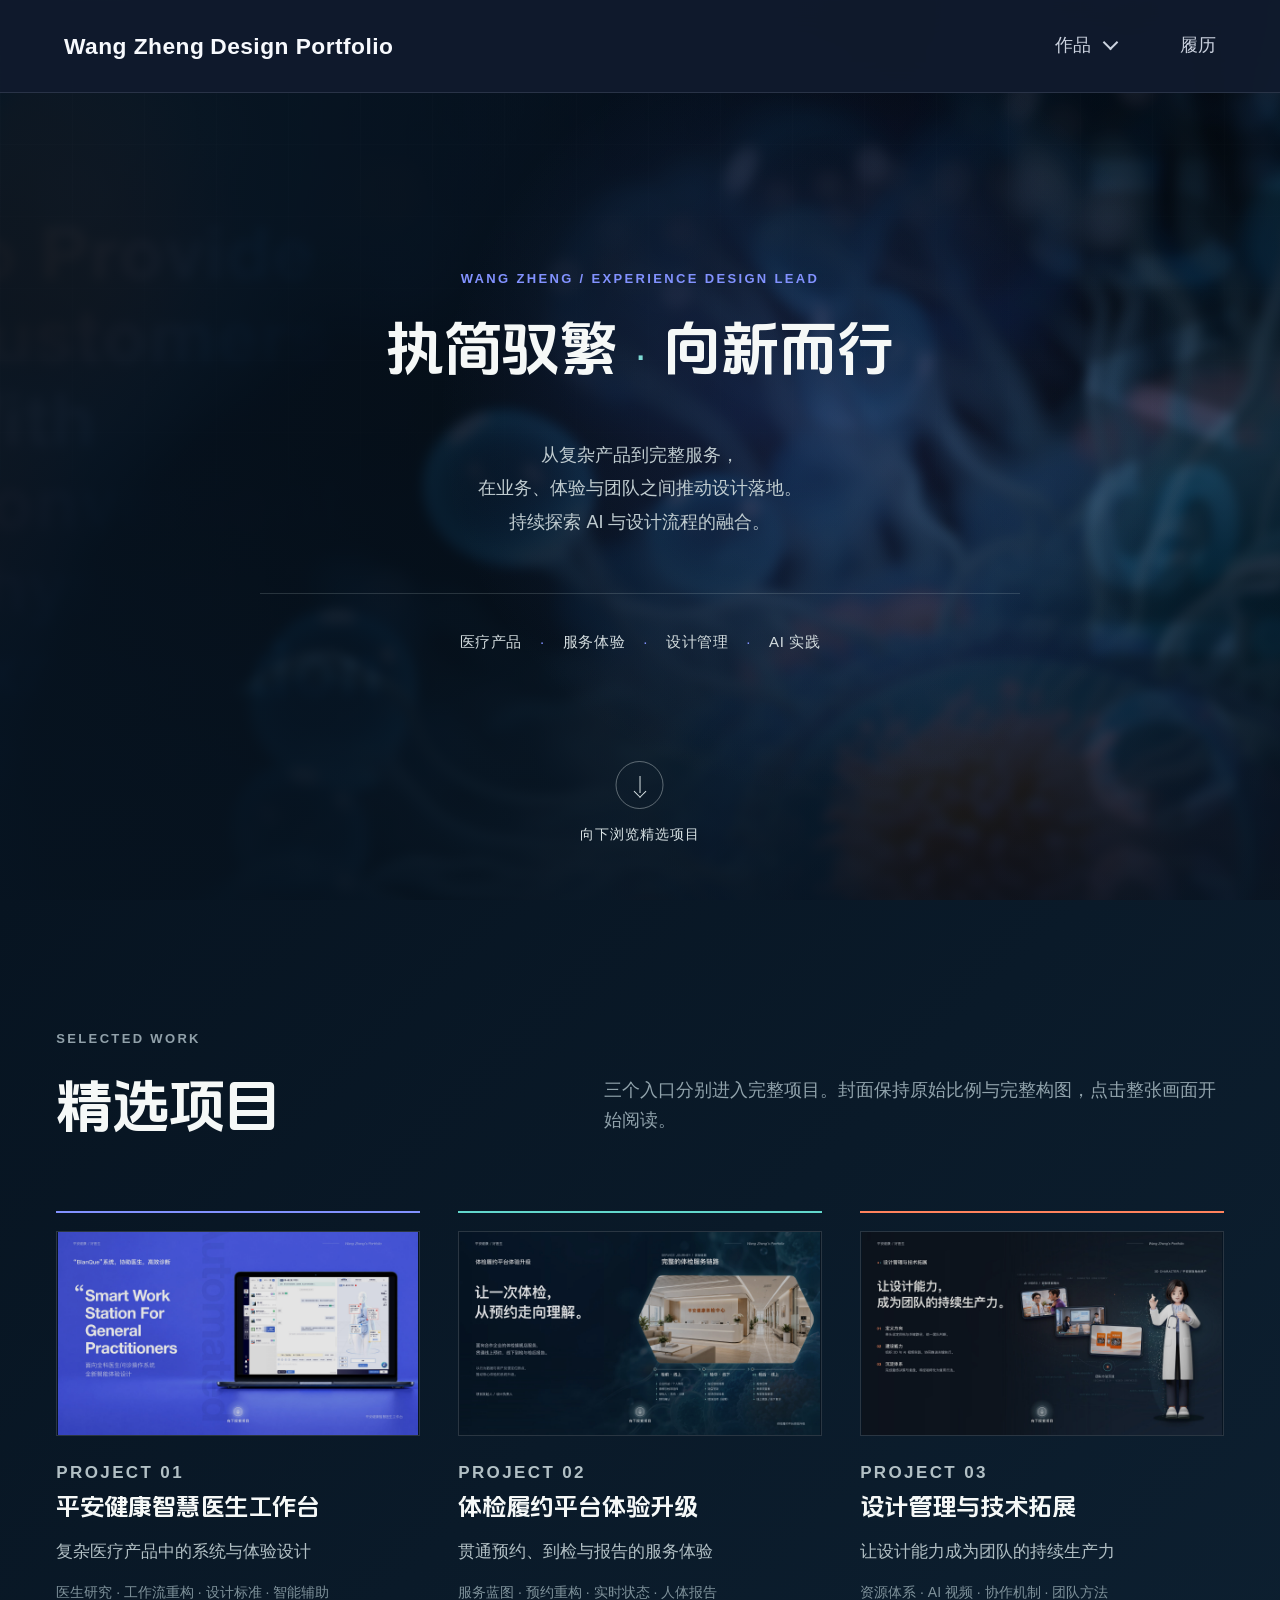
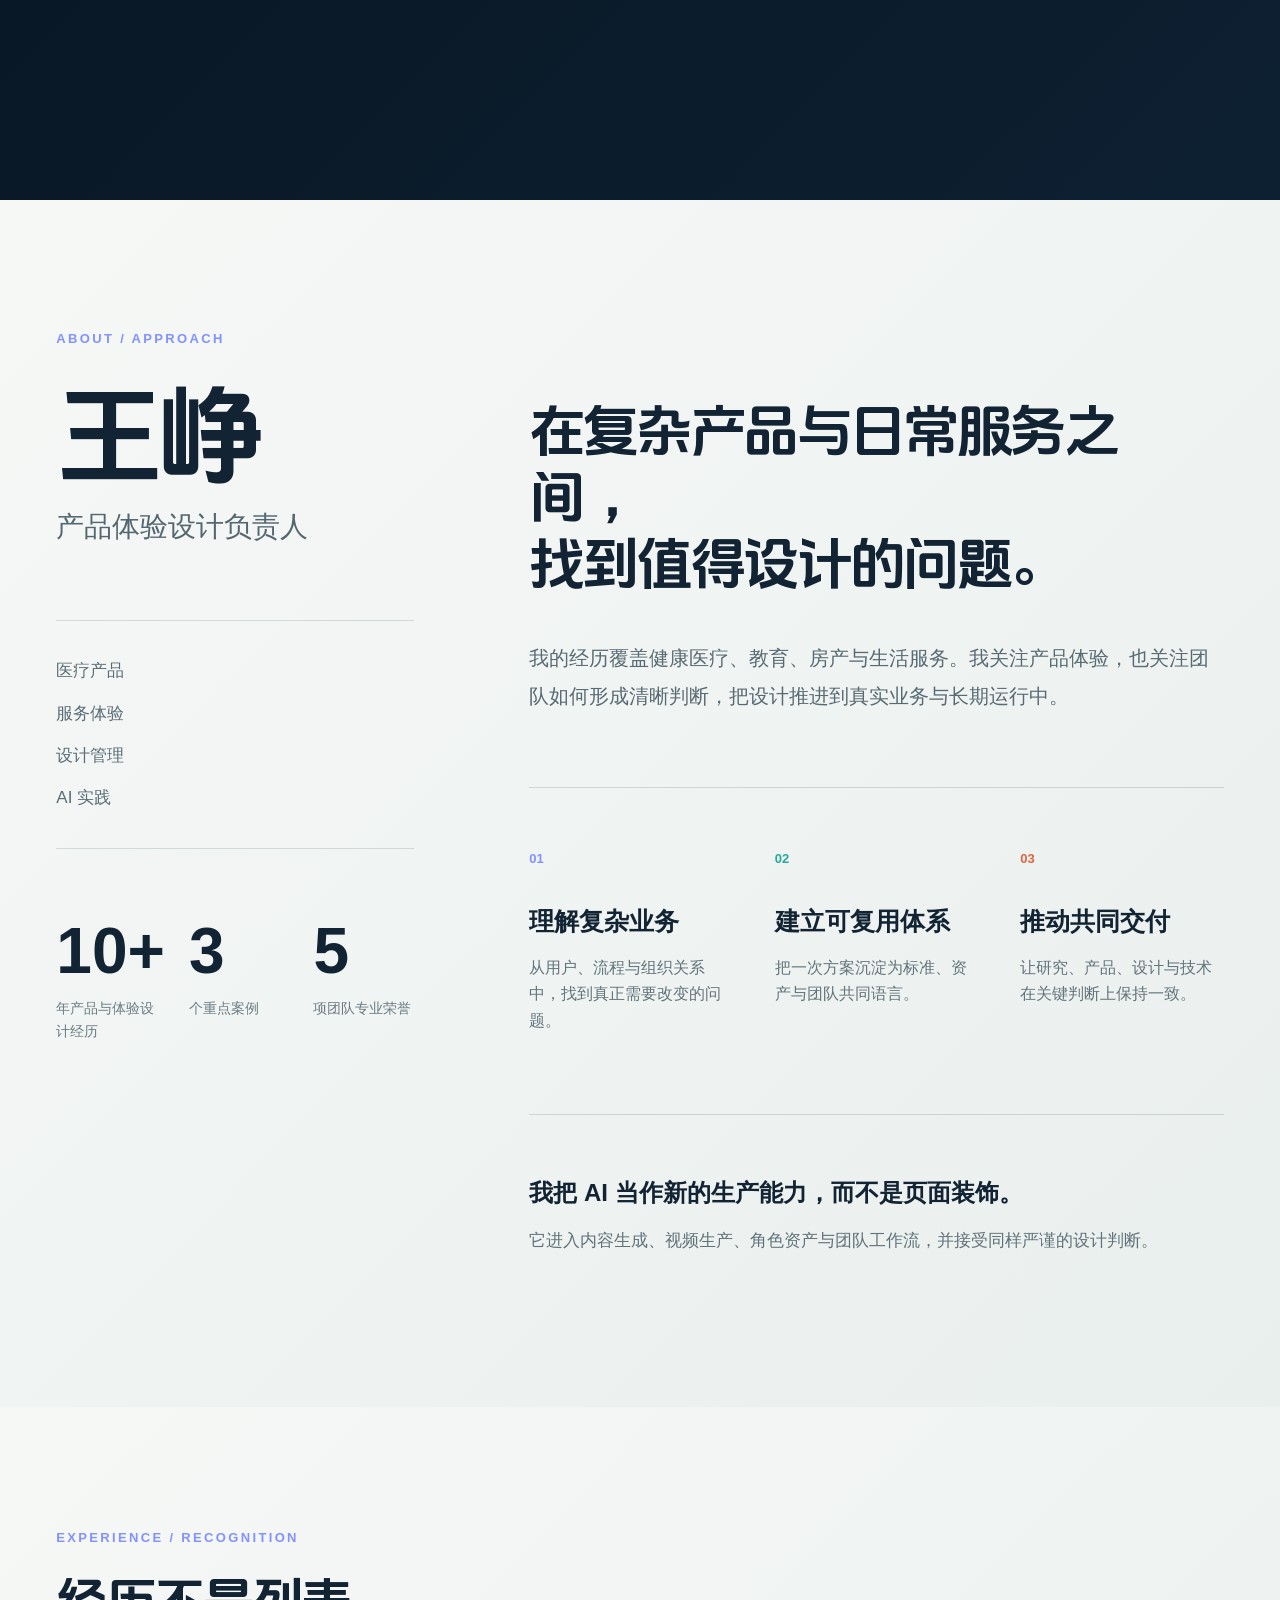
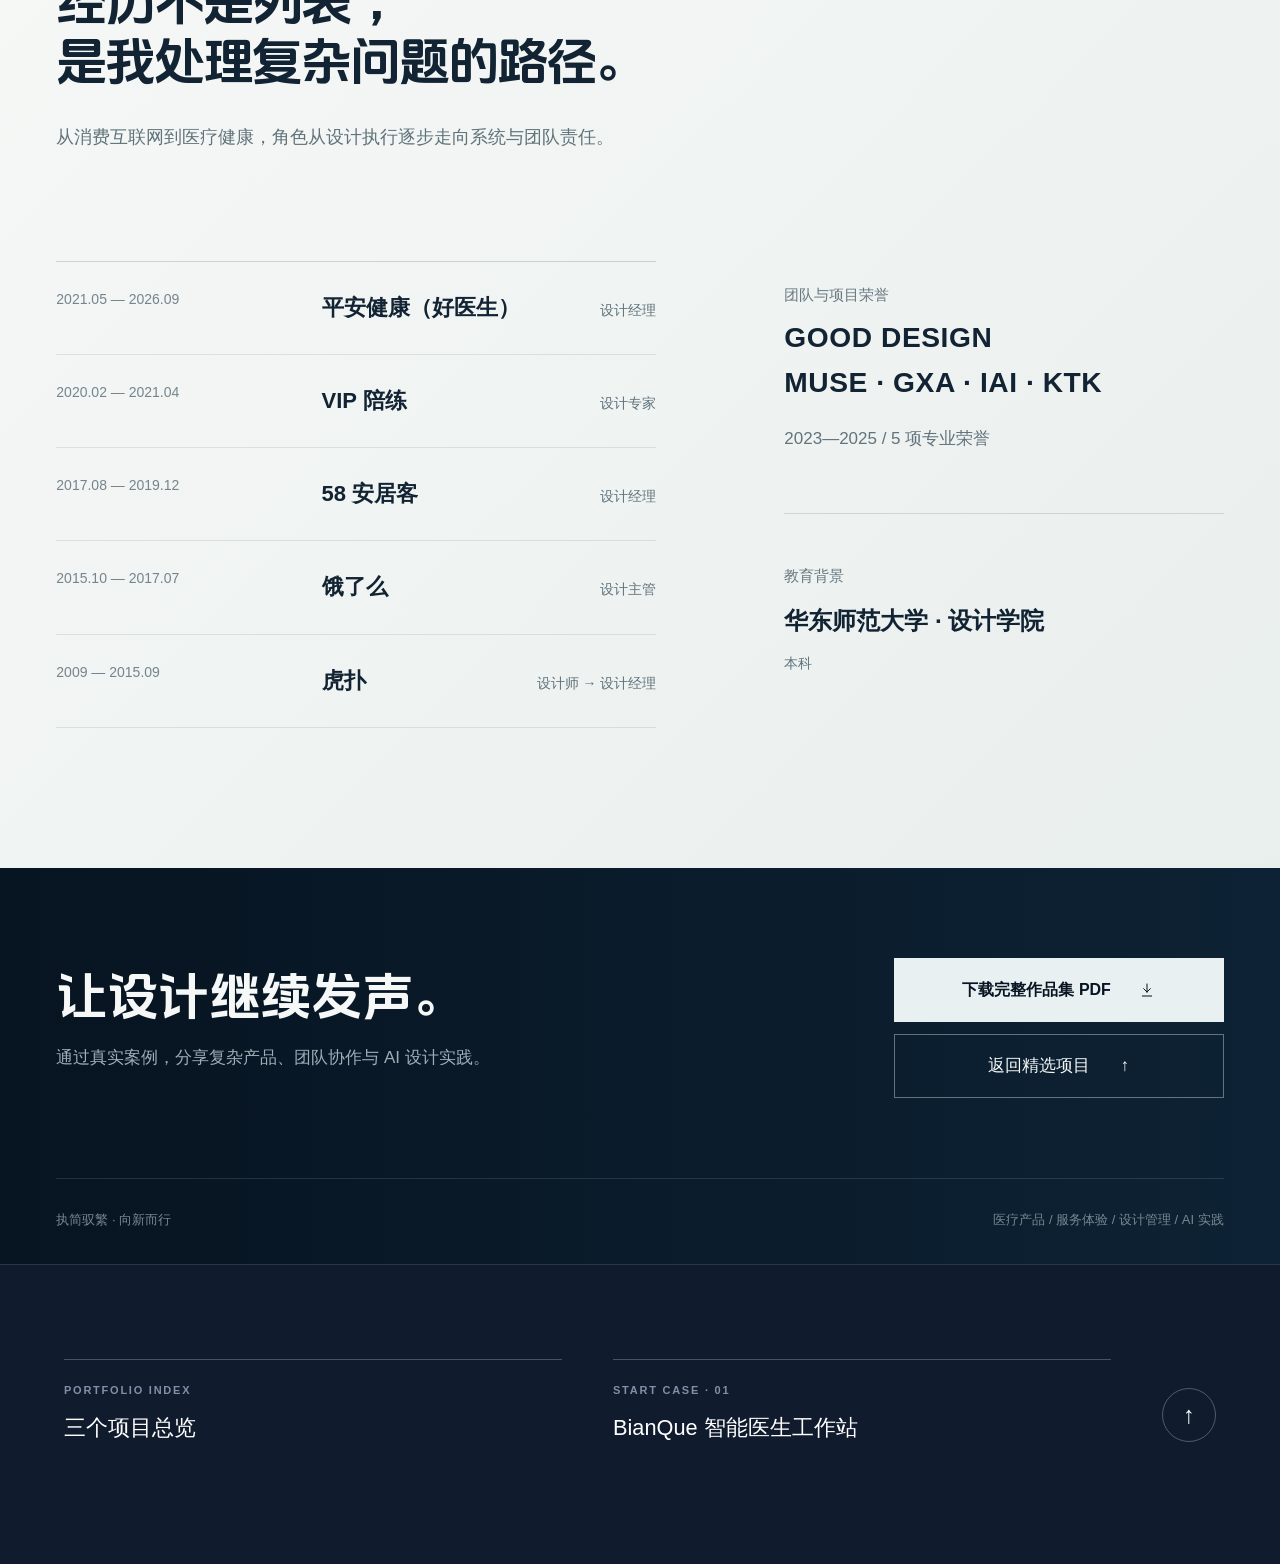
<file: index.html>
<!doctype html>
<html lang="zh-CN">
<head>
  <meta charset="utf-8">
  <meta name="viewport" content="width=device-width, initial-scale=1">
  <meta name="description" content="王峥的体验设计作品集，聚焦复杂医疗产品、服务体验、设计管理与 AI 实践。">
  <title>Wang Zheng — Experience Design Portfolio</title>
  <link rel="icon" href="favicon.svg" type="image/svg+xml">
  <link rel="stylesheet" href="assets/css/site.css?v=20261113-hero-fit">
  <link rel="stylesheet" href="assets/css/portfolio-shell.css?v=20261111-mobile">
  <script src="assets/js/site.js" defer></script>
  <script src="assets/js/portfolio-shell.js?v=20261111-mobile" defer></script>
</head>
<body class="home-page">
  <a class="skip-link" href="#main">跳到主要内容</a>
  <header class="portfolio-header" data-header>
    <a class="portfolio-brand" href="#top" aria-label="返回首页顶部" aria-current="page"><strong>Wang Zheng</strong><span>Design Portfolio</span></a>
    <nav aria-label="作品集导航">
      <div class="portfolio-works" data-portfolio-works>
        <button class="portfolio-works-button" type="button" aria-expanded="false" aria-controls="portfolio-work-menu" data-portfolio-works-button>作品<i aria-hidden="true"></i></button>
        <div class="portfolio-menu" id="portfolio-work-menu">
          <a href="work/bianque/index.html"><span>01</span>BianQue 智能医生工作站</a>
          <a href="work/health-check/index.html"><span>02</span>体检履约体验升级</a>
          <a href="work/design-leadership/index.html"><span>03</span>设计管理与技术拓展</a>
        </div>
      </div>
      <a class="portfolio-resume" href="#experience">履历</a>
    </nav>
  </header>

  <main id="main">
    <section class="hero" id="top" aria-labelledby="hero-title">
      <div class="hero-background" aria-hidden="true"></div>
      <div class="hero-grid" aria-hidden="true"></div>
      <div class="hero-content reveal is-visible">
        <p class="eyebrow">WANG ZHENG / EXPERIENCE DESIGN LEAD</p>
        <h1 id="hero-title"><span>执简驭繁</span><b aria-hidden="true">·</b><span>向新而行</span></h1>
        <p class="hero-summary">从复杂产品到完整服务，<br>在业务、体验与团队之间推动设计落地。<br>持续探索 AI 与设计流程的融合。</p>
        <div class="hero-capabilities" aria-label="能力范围">
          <span>医疗产品</span><span>服务体验</span><span>设计管理</span><span>AI 实践</span>
        </div>
      </div>
      <a class="scroll-cue" href="#work" aria-label="向下浏览精选项目">
        <span class="line-arrow line-arrow-down" aria-hidden="true"></span>
        <span>向下浏览精选项目</span>
      </a>
    </section>

    <section class="work-section dark-section" id="work" aria-labelledby="work-title">
      <div class="section-shell">
        <div class="section-heading reveal">
          <div>
            <p class="eyebrow muted">SELECTED WORK</p>
            <h2 id="work-title">精选项目</h2>
          </div>
          <p>三个入口分别进入完整项目。封面保持原始比例与完整构图，点击整张画面开始阅读。</p>
        </div>

        <div class="project-grid">
          <a class="project-card reveal" href="work/bianque/index.html" style="--accent:#8292ff">
            <div class="project-image"><img src="assets/images/home/bianque.jpg" alt="平安健康智慧医生工作台项目首屏" width="1600" height="900"></div>
            <div class="project-copy">
              <p class="project-index">PROJECT 01</p>
              <h3>平安健康智慧医生工作台</h3>
              <p>复杂医疗产品中的系统与体验设计</p>
              <small>医生研究 · 工作流重构 · 设计标准 · 智能辅助</small>
            </div>
          </a>

          <a class="project-card reveal" href="work/health-check/index.html" style="--accent:#62d7cc">
            <div class="project-image"><img src="assets/images/home/health-check.jpg" alt="体检履约平台体验升级项目首屏" width="1600" height="900"></div>
            <div class="project-copy">
              <p class="project-index">PROJECT 02</p>
              <h3>体检履约平台体验升级</h3>
              <p>贯通预约、到检与报告的服务体验</p>
              <small>服务蓝图 · 预约重构 · 实时状态 · 人体报告</small>
            </div>
          </a>

          <a class="project-card reveal" href="work/design-leadership/index.html" style="--accent:#ff835d">
            <div class="project-image"><img src="assets/images/home/design-leadership.jpg" alt="设计管理与技术拓展项目首屏" width="1600" height="900"></div>
            <div class="project-copy">
              <p class="project-index">PROJECT 03</p>
              <h3>设计管理与技术拓展</h3>
              <p>让设计能力成为团队的持续生产力</p>
              <small>资源体系 · AI 视频 · 协作机制 · 团队方法</small>
            </div>
          </a>
        </div>
      </div>
    </section>

    <section class="about-section light-section" id="about" aria-labelledby="about-title">
      <div class="section-shell about-layout">
        <div class="identity reveal">
          <p class="eyebrow">ABOUT / APPROACH</p>
          <h2 id="about-title">王峥</h2>
          <p class="role">产品体验设计负责人</p>
          <div class="expertise-list" aria-label="专业方向">
            <span>医疗产品</span><span>服务体验</span><span>设计管理</span><span>AI 实践</span>
          </div>
          <div class="stats" aria-label="经验数据">
            <div><strong>10+</strong><span>年产品与体验设计经历</span></div>
            <div><strong>3</strong><span>个重点案例</span></div>
            <div><strong>5</strong><span>项团队专业荣誉</span></div>
          </div>
        </div>

        <div class="approach reveal">
          <h2>在复杂产品与日常服务之间，<br>找到值得设计的问题。</h2>
          <p class="lead">我的经历覆盖健康医疗、教育、房产与生活服务。我关注产品体验，也关注团队如何形成清晰判断，把设计推进到真实业务与长期运行中。</p>
          <ol class="approach-list">
            <li><span>01</span><div><h3>理解复杂业务</h3><p>从用户、流程与组织关系中，找到真正需要改变的问题。</p></div></li>
            <li><span>02</span><div><h3>建立可复用体系</h3><p>把一次方案沉淀为标准、资产与团队共同语言。</p></div></li>
            <li><span>03</span><div><h3>推动共同交付</h3><p>让研究、产品、设计与技术在关键判断上保持一致。</p></div></li>
          </ol>
          <p class="ai-statement">我把 AI 当作新的生产能力，而不是页面装饰。<span>它进入内容生成、视频生产、角色资产与团队工作流，并接受同样严谨的设计判断。</span></p>
        </div>
      </div>
    </section>

    <section class="experience-section light-section" id="experience" aria-labelledby="experience-title">
      <div class="section-shell experience-intro reveal">
        <p class="eyebrow">EXPERIENCE / RECOGNITION</p>
        <h2 id="experience-title">经历不是列表，<br>是我处理复杂问题的路径。</h2>
        <p>从消费互联网到医疗健康，角色从设计执行逐步走向系统与团队责任。</p>
      </div>
      <div class="section-shell experience-layout">
        <ol class="timeline reveal" aria-label="工作经历">
          <li><time>2021.05 — 2026.09</time><div><strong>平安健康（好医生）</strong><span>设计经理</span></div></li>
          <li><time>2020.02 — 2021.04</time><div><strong>VIP 陪练</strong><span>设计专家</span></div></li>
          <li><time>2017.08 — 2019.12</time><div><strong>58 安居客</strong><span>设计经理</span></div></li>
          <li><time>2015.10 — 2017.07</time><div><strong>饿了么</strong><span>设计主管</span></div></li>
          <li><time>2009 — 2015.09</time><div><strong>虎扑</strong><span>设计师 → 设计经理</span></div></li>
        </ol>
        <div class="recognition reveal">
          <p>团队与项目荣誉</p>
          <h3>GOOD DESIGN</h3>
          <h3>MUSE · GXA · IAI · KTK</h3>
          <p class="recognition-meta">2023—2025 / 5 项专业荣誉</p>
          <div class="education">
            <span>教育背景</span>
            <strong>华东师范大学 · 设计学院</strong>
            <small>本科</small>
          </div>
        </div>
      </div>
    </section>

    <footer class="site-footer" id="contact">
      <div class="section-shell footer-top reveal">
        <div><h2>让设计继续发声。</h2><p>通过真实案例，分享复杂产品、团队协作与 AI 设计实践。</p></div>
        <div class="footer-actions">
          <a class="portfolio-download" href="assets/downloads/Wang-Zheng-Portfolio-2026.pdf" download="王峥完整作品集.pdf">
            <span>下载完整作品集 PDF</span>
            <svg viewBox="0 0 24 24" aria-hidden="true"><path d="M12 3v12m0 0 5-5m-5 5-5-5M5 21h14"/></svg>
          </a>
          <a class="outline-link" href="#work">返回精选项目 <span aria-hidden="true">↑</span></a>
        </div>
      </div>
      <div class="section-shell footer-bottom"><span>执简驭繁 · 向新而行</span><span>医疗产品 / 服务体验 / 设计管理 / AI 实践</span></div>
    </footer>
    <nav class="portfolio-footer" aria-label="项目导航">
      <a href="#work"><span>PORTFOLIO INDEX</span><strong>三个项目总览</strong></a>
      <a href="work/bianque/index.html"><span>START CASE · 01</span><strong>BianQue 智能医生工作站</strong></a>
      <a class="portfolio-footer-top" href="#top" aria-label="返回页面顶部">↑</a>
    </nav>
  </main>
</body>
</html>
</file>
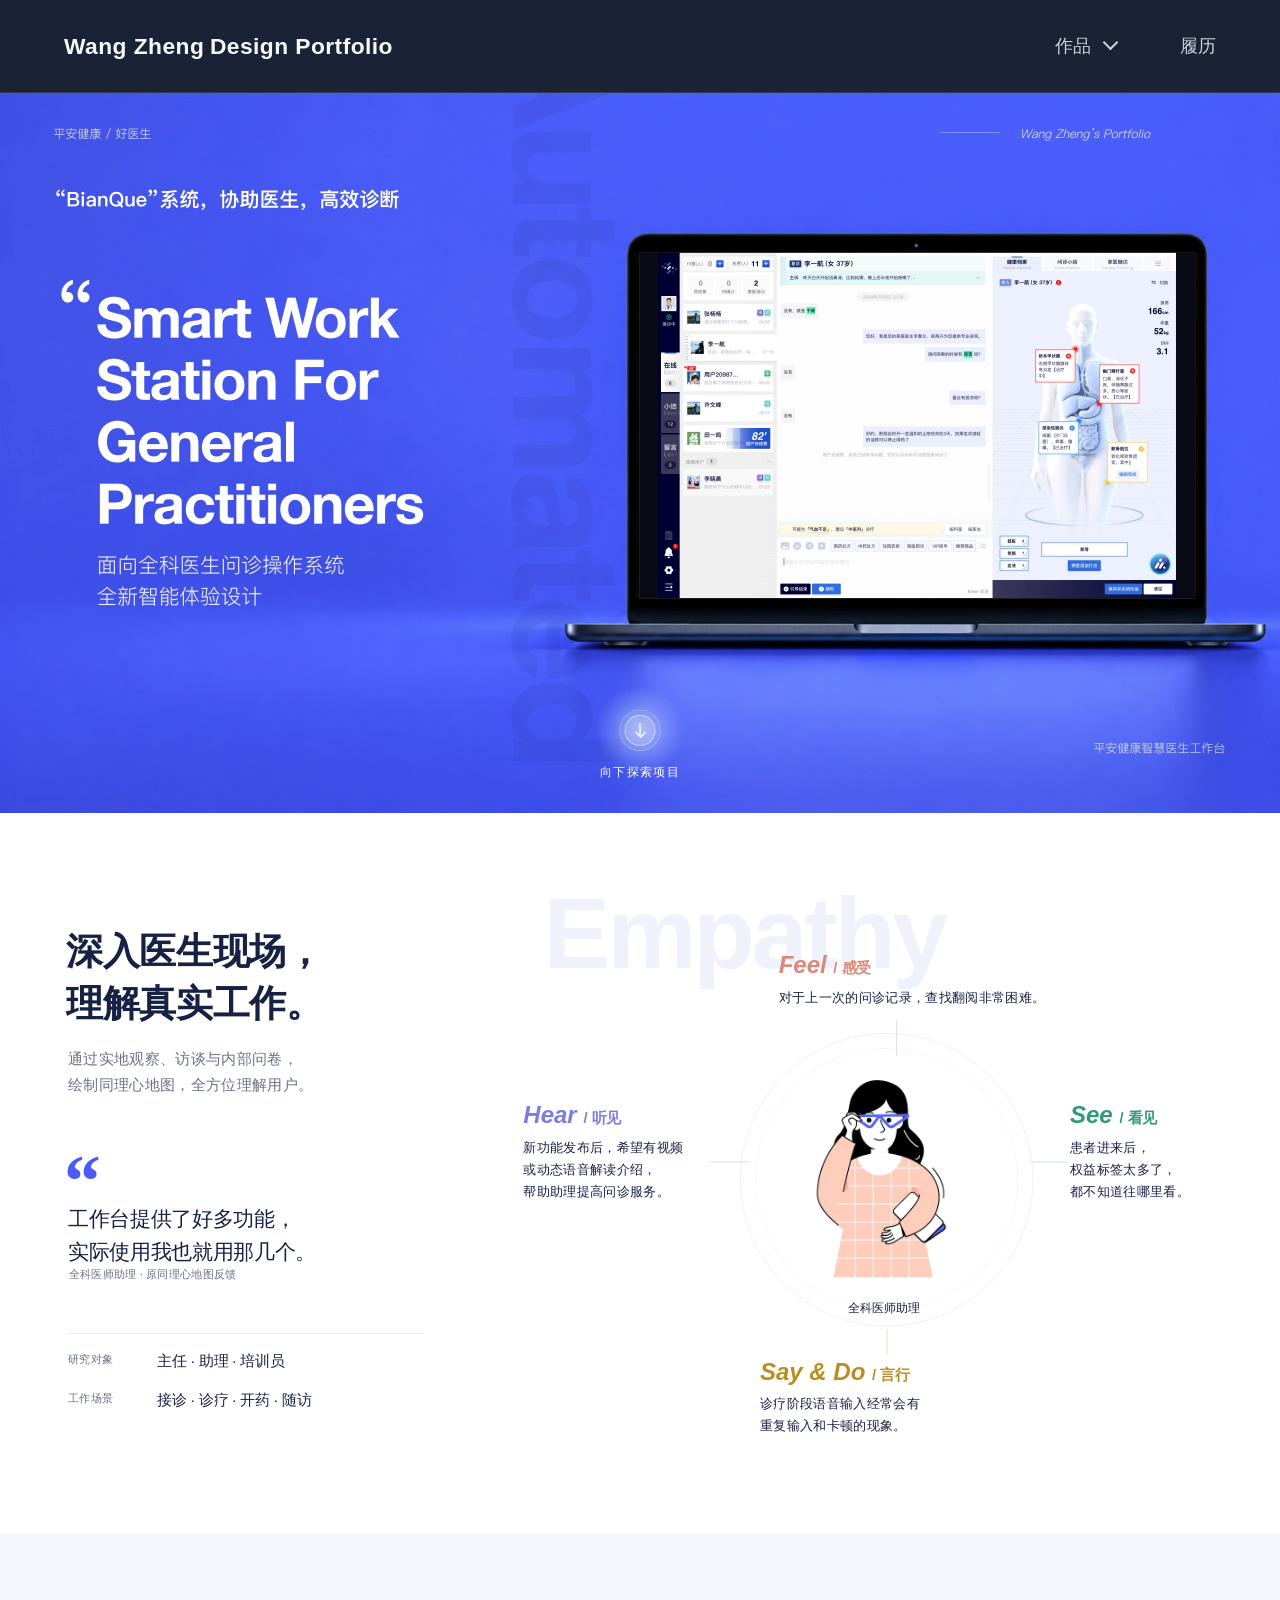
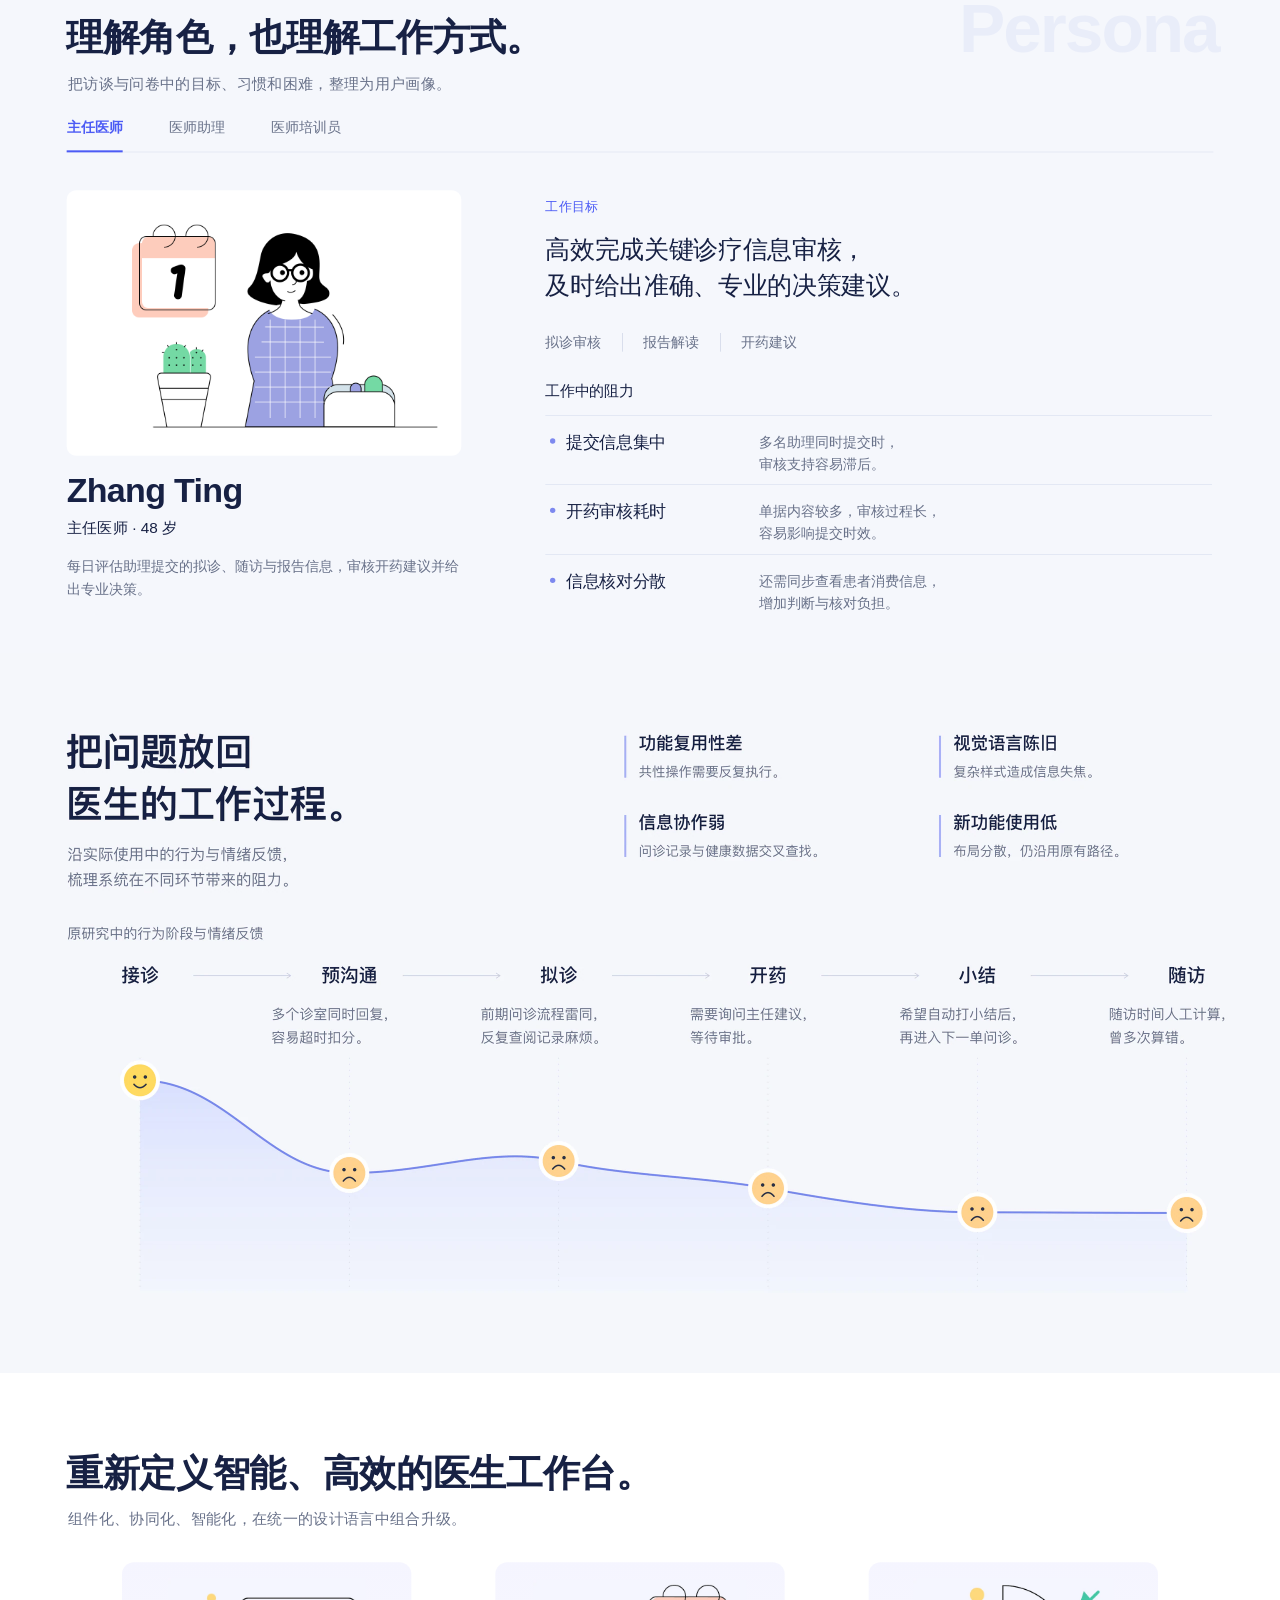
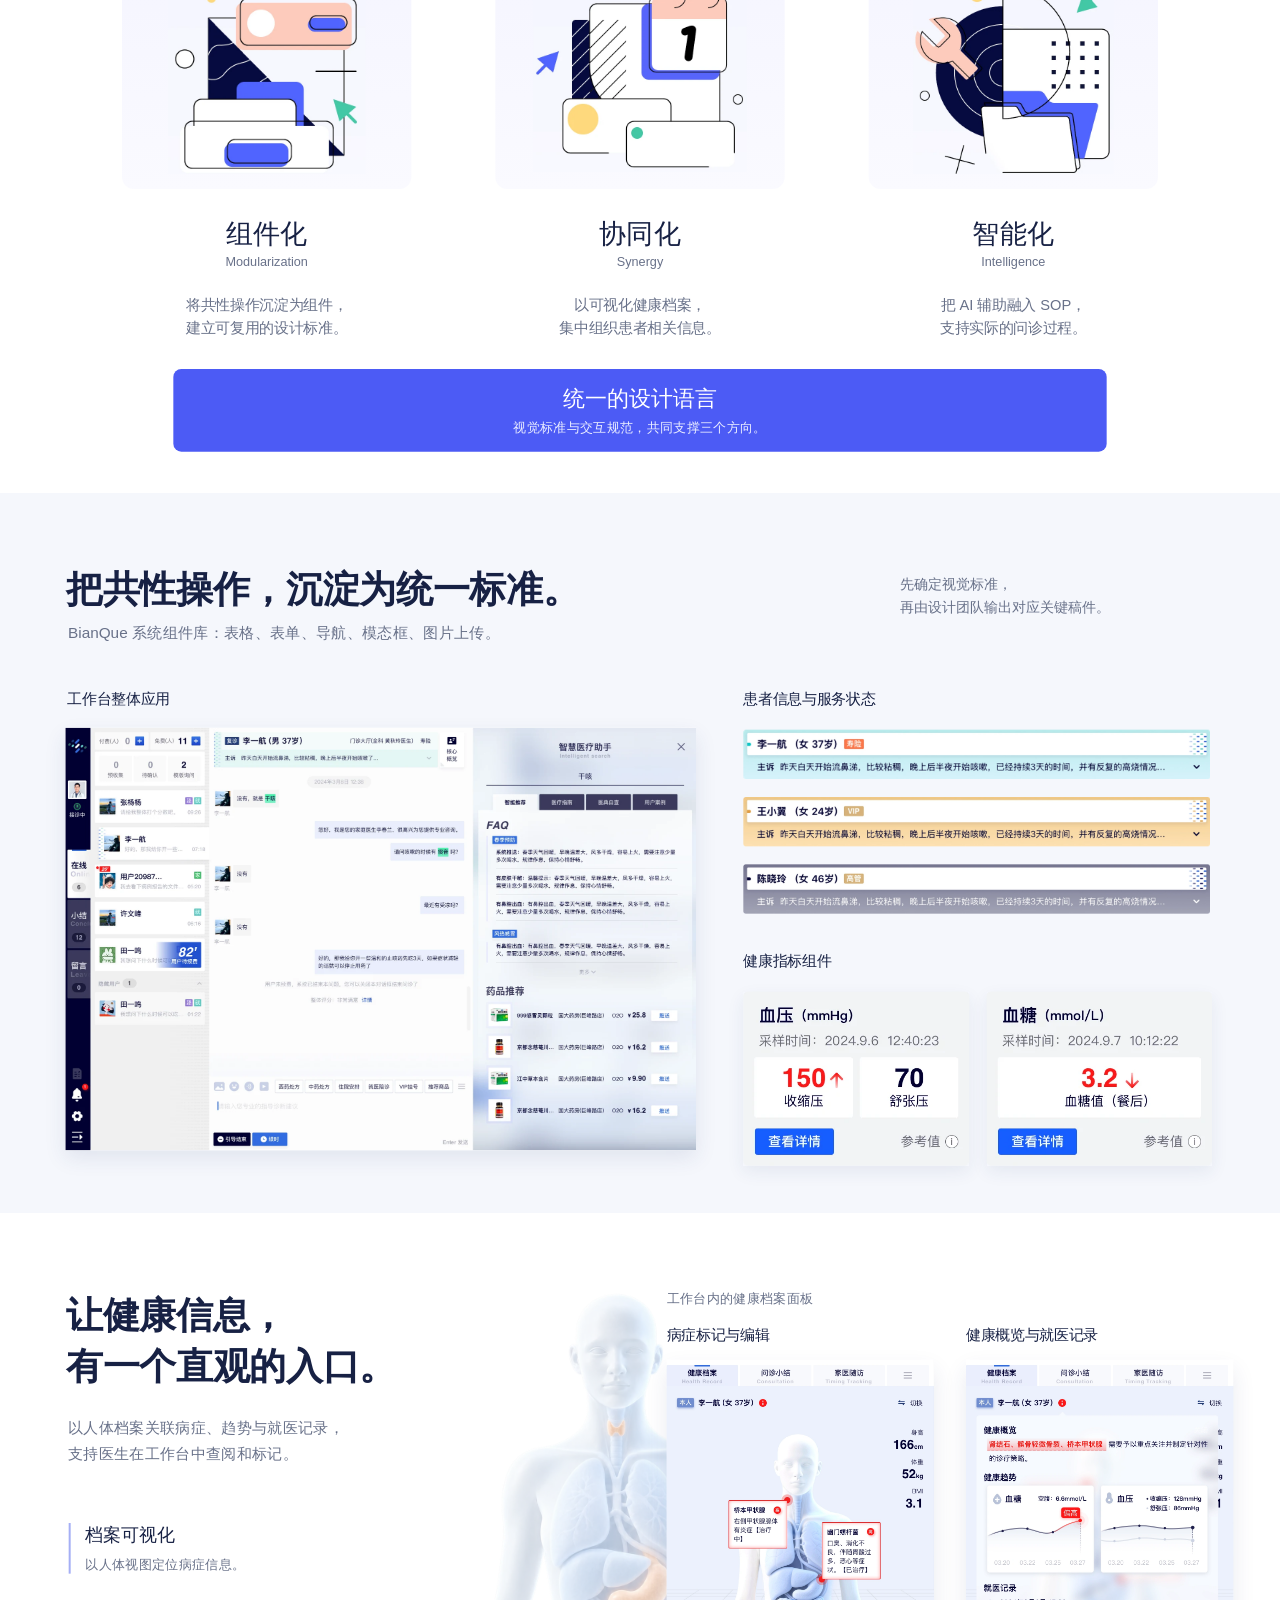
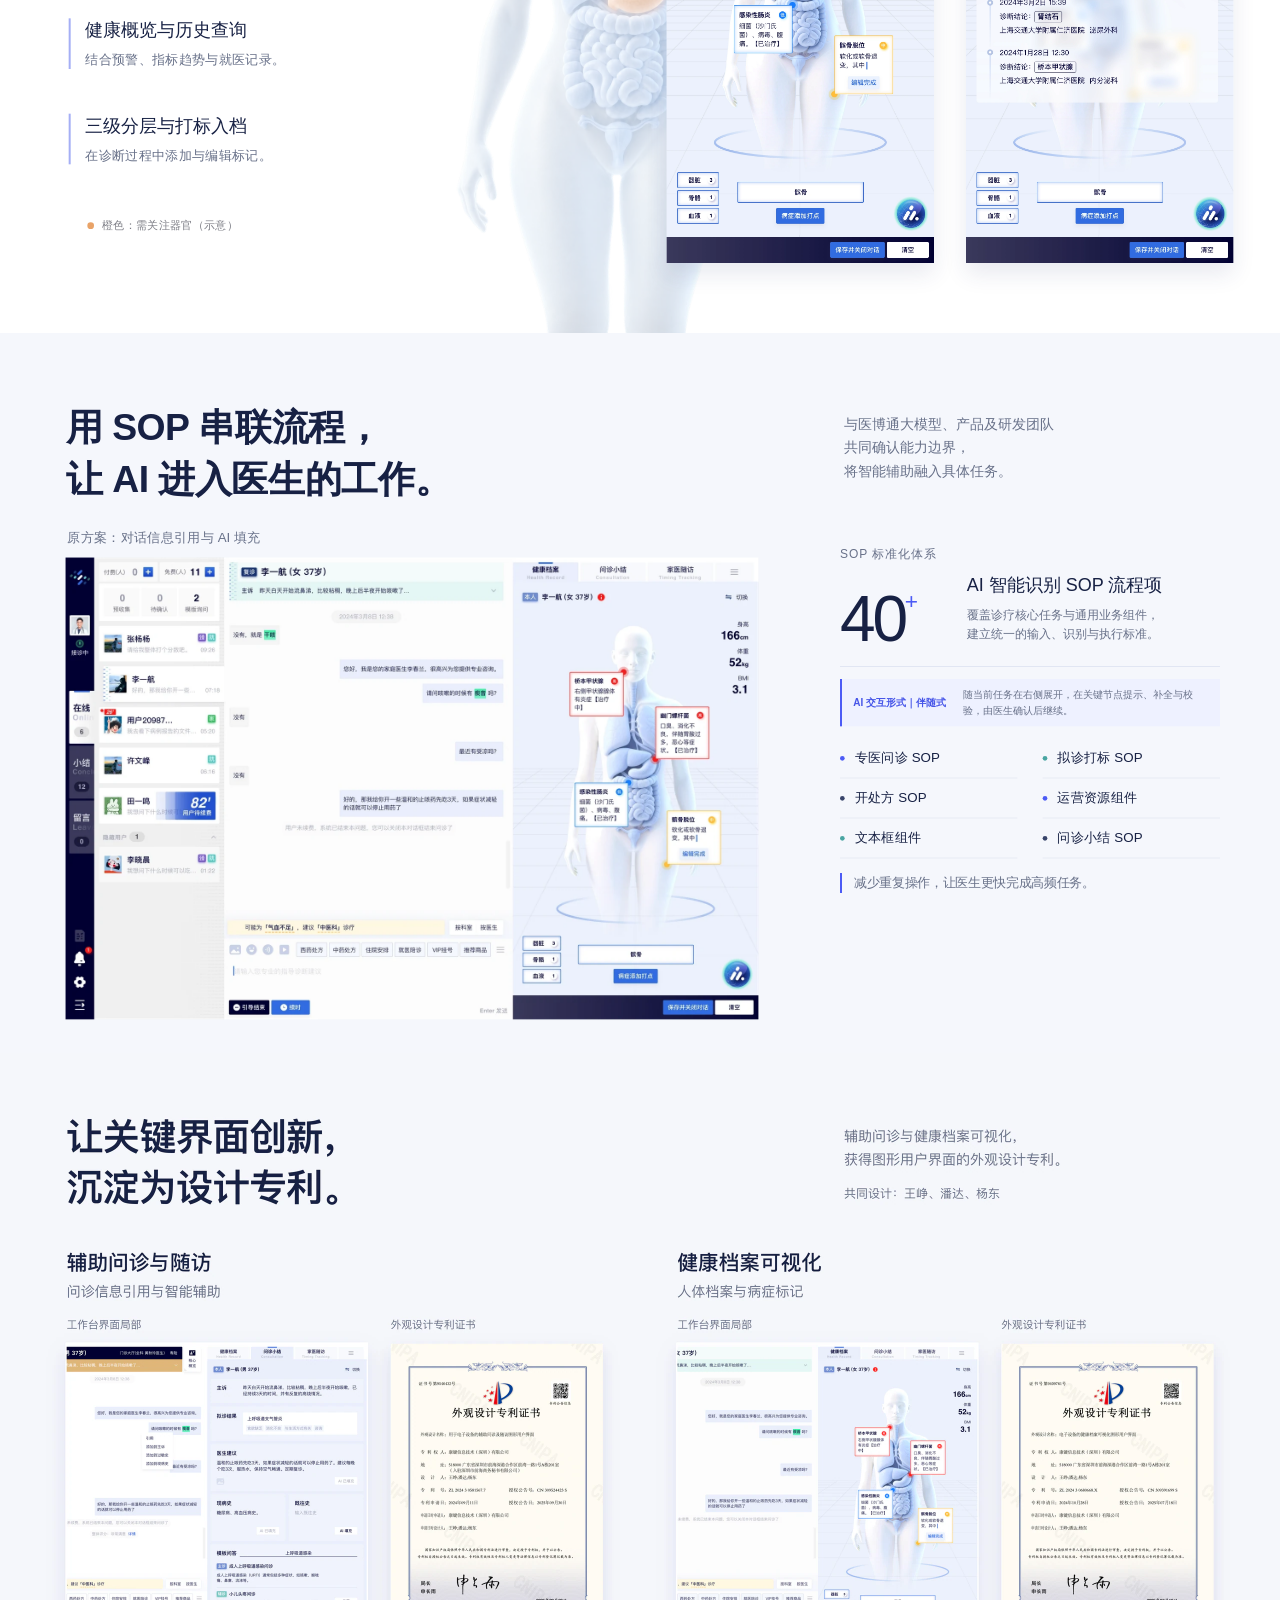
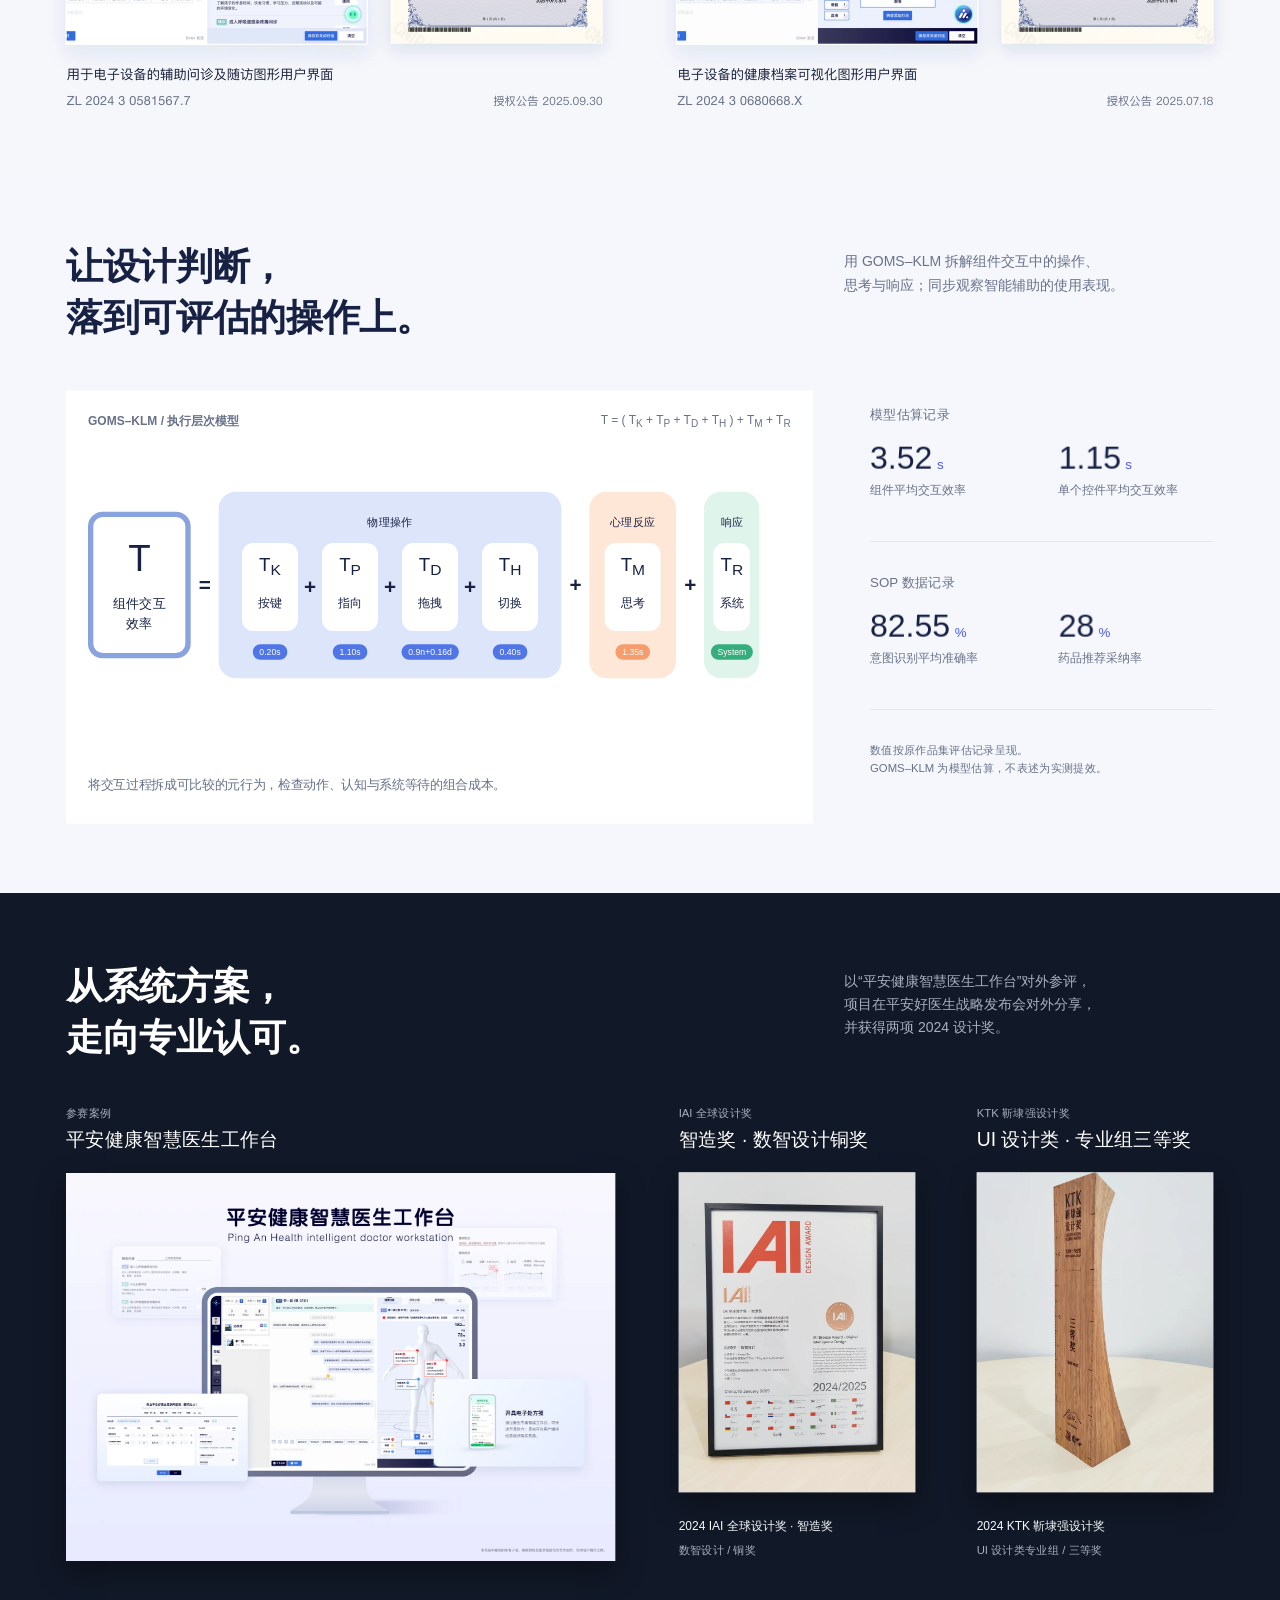
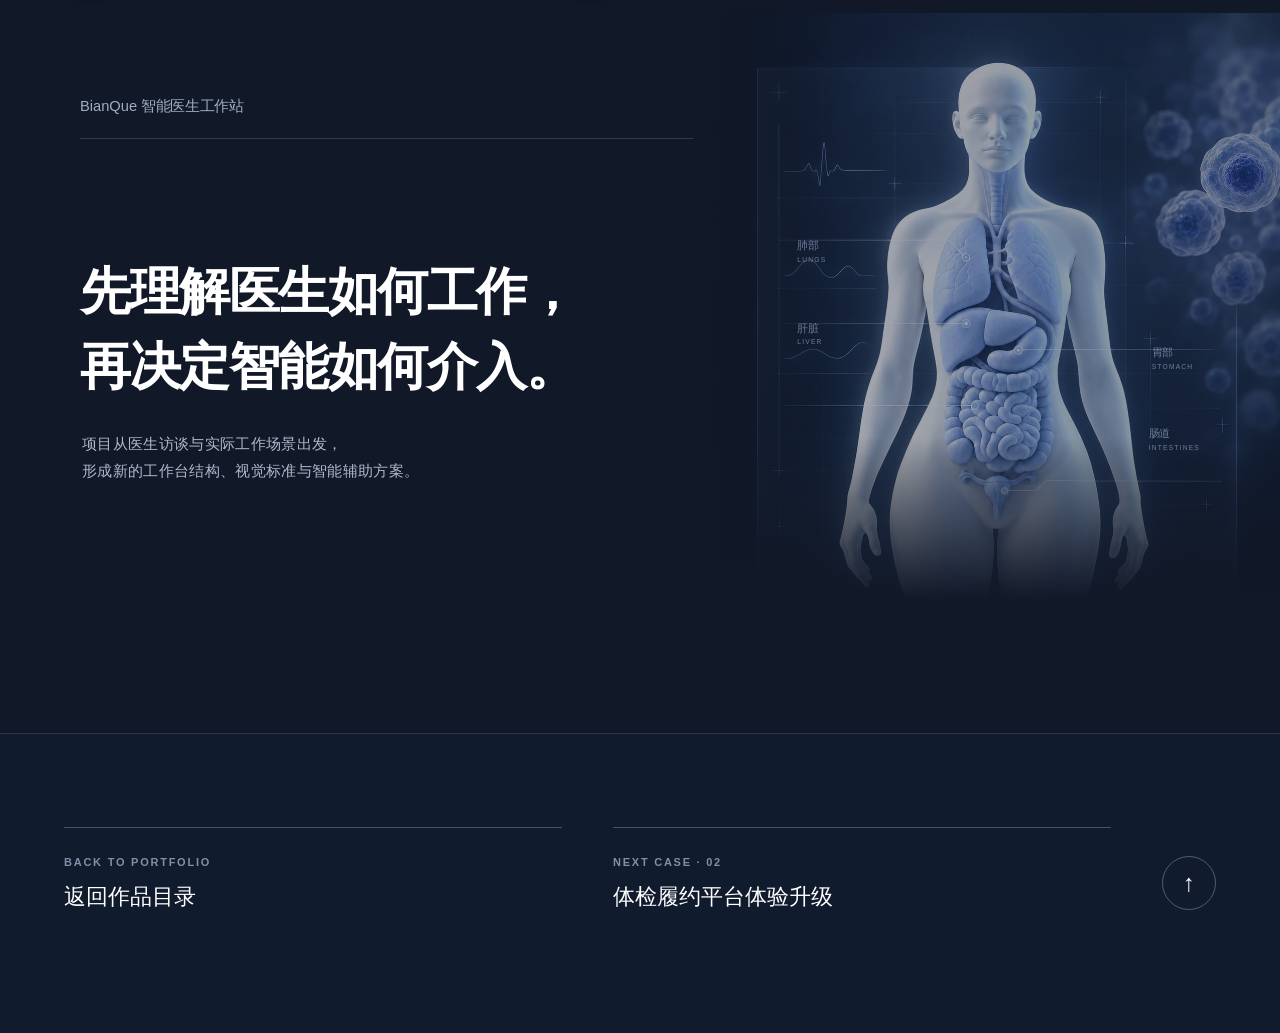
<file: work/bianque/index.html>
<!doctype html>
<html lang="zh-CN">
<head>
  <meta charset="utf-8">
  <meta name="viewport" content="width=device-width, initial-scale=1">
  <meta name="description" content="BianQue 智能医生工作站：从用户研究、设计策略到系统标准与智能辅助的完整体验设计案例。">
  <title>BianQue 智能医生工作站 — Wang Zheng</title>
  <link rel="icon" href="../../favicon.svg" type="image/svg+xml">
  <link rel="preload" href="../../assets/images/bianque/fullpage/01-opening-base.webp" as="image" fetchpriority="high">
  <link rel="stylesheet" href="../../assets/css/bianque.css?v=20261111-mobile">
  <link rel="stylesheet" href="../../assets/css/portfolio-shell.css?v=20261111-mobile">
  <script src="../../assets/js/bianque.js" defer></script>
  <script src="../../assets/js/portfolio-shell.js?v=20261111-mobile" defer></script>
</head>
<body>
  <a class="skip-link" href="#research">跳到项目内容</a>
  <header class="portfolio-header">
    <a class="portfolio-brand" href="../../index.html" aria-label="返回作品集首页"><strong>Wang Zheng</strong><span>Design Portfolio</span></a>
    <nav aria-label="作品集导航">
      <div class="portfolio-works" data-portfolio-works>
        <button class="portfolio-works-button" type="button" aria-expanded="false" aria-controls="portfolio-work-menu" data-portfolio-works-button>作品<i aria-hidden="true"></i></button>
        <div class="portfolio-menu" id="portfolio-work-menu">
          <a href="../bianque/index.html" aria-current="page"><span>01</span>BianQue 智能医生工作站</a>
          <a href="../health-check/index.html"><span>02</span>体检履约体验升级</a>
          <a href="../design-leadership/index.html"><span>03</span>设计管理与技术拓展</a>
        </div>
      </div>
      <a class="portfolio-resume" href="../../index.html#experience">履历</a>
    </nav>
  </header>
  <main>
    <section class="bq-screen hero" id="opening" aria-labelledby="hero-title" data-theme="dark">
      <div class="bq-frame">
        <img class="hero-artwork" src="../../assets/images/bianque/fullpage/01-opening-base.webp" alt="BianQue 智能医生工作站项目开场视觉" width="2560" height="1440" fetchpriority="high">
        <h1 class="sr-only" id="hero-title">BianQue 智能医生工作站</h1>
        <a class="explore-cue" href="#research"><span class="cue-rings"><i></i></span><b>向下探索项目</b></a>
      </div>
    </section>

    <section class="bq-screen research" id="research" aria-labelledby="research-title">
      <div class="bq-frame">
        <h2 id="research-title">深入医生现场，<br>理解真实工作。</h2>
        <p class="research-intro">通过实地观察、访谈与内部问卷，<br>绘制同理心地图，全方位理解用户。</p>
        <div class="research-quote-mark">“</div>
        <blockquote>工作台提供了好多功能，<br>实际使用我也就用那几个。</blockquote>
        <p class="research-source">全科医师助理 · 原同理心地图反馈</p>
        <dl class="research-facts">
          <div><dt>研究对象</dt><dd>主任 · 助理 · 培训员</dd></div>
          <div><dt>工作场景</dt><dd>接诊 · 诊疗 · 开药 · 随访</dd></div>
        </dl>
        <div class="empathy-word" aria-hidden="true">Empathy</div>
        <div class="empathy-map">
          <div class="empathy-ring outer"></div>
          <div class="empathy-ring inner"></div>
          <img src="../../assets/images/bianque/code/research-assistant-approved.webp" alt="全科医师助理人物插画" width="308" height="456">
          <strong>全科医师助理</strong>
          <article class="empathy-item feel"><h3><em>Feel</em><span>/ 感受</span></h3><p>对于上一次的问诊记录，查找翻阅非常困难。</p></article>
          <article class="empathy-item hear"><h3><em>Hear</em><span>/ 听见</span></h3><p>新功能发布后，希望有视频<br>或动态语音解读介绍，<br>帮助助理提高问诊服务。</p></article>
          <article class="empathy-item see"><h3><em>See</em><span>/ 看见</span></h3><p>患者进来后，<br>权益标签太多了，<br>都不知道往哪里看。</p></article>
          <article class="empathy-item say"><h3><em>Say &amp; Do</em><span>/ 言行</span></h3><p>诊疗阶段语音输入经常会有<br>重复输入和卡顿的现象。</p></article>
        </div>
      </div>
    </section>

    <section class="bq-screen persona" id="persona" aria-labelledby="persona-title" data-persona>
      <div class="bq-frame">
        <h2 id="persona-title">理解角色，也理解工作方式。</h2>
        <p class="persona-intro">把访谈与问卷中的目标、习惯和困难，整理为用户画像。</p>
        <div class="persona-word" aria-hidden="true">Persona</div>
        <div class="persona-tabs" role="tablist" aria-label="用户画像角色">
          <button type="button" role="tab" data-persona-tab="director" aria-selected="true" class="is-active">主任医师</button>
          <button type="button" role="tab" data-persona-tab="assistant" aria-selected="false">医师助理</button>
          <button type="button" role="tab" data-persona-tab="trainer" aria-selected="false">医师培训员</button>
        </div>
        <article class="persona-profile">
          <div class="persona-art"><img data-persona-image src="../../assets/images/bianque/personas/director.png" alt="主任医师人物插画" width="1028" height="680"></div>
          <h3 data-persona-name>Zhang Ting</h3>
          <p class="persona-meta" data-persona-meta>主任医师 · 48 岁</p>
          <p class="persona-description" data-persona-description>每日评估助理提交的拟诊、随访与报告信息，<br>审核开药建议并给出专业决策。</p>
        </article>
        <div class="persona-detail" aria-live="polite">
          <p class="detail-label">工作目标</p>
          <h3 data-persona-goal>高效完成关键诊疗信息审核，<br>及时给出准确、专业的决策建议。</h3>
          <ul class="persona-tasks" data-persona-tasks><li>拟诊审核</li><li>报告解读</li><li>开药建议</li></ul>
          <p class="blocker-title">工作中的阻力</p>
          <div class="persona-blockers" data-persona-blockers></div>
        </div>
      </div>
    </section>

    <section class="bq-screen journey approved-screen" id="journey" aria-label="医生工作过程与情绪体验">
      <div class="bq-frame">
        <img class="approved-screen-image" src="../../assets/images/bianque/fullpage/04-journey.webp" alt="医生工作过程与情绪体验视觉稿">
      </div>
    </section>

    <section class="bq-screen strategy" id="strategy" aria-labelledby="strategy-title">
      <div class="bq-frame">
        <h2 id="strategy-title">重新定义智能、高效的医生工作台。</h2>
        <p class="strategy-intro">组件化、协同化、智能化，在统一的设计语言中组合升级。</p>
        <div class="strategy-grid">
          <article><div class="strategy-image"><img src="../../assets/images/bianque/code/strategy-modular.webp" alt="组件化设计策略"></div><h3>组件化</h3><em>Modularization</em><p>将共性操作沉淀为组件，<br>建立可复用的设计标准。</p></article>
          <article><div class="strategy-image"><img src="../../assets/images/bianque/code/strategy-synergy.webp" alt="协同化设计策略"></div><h3>协同化</h3><em>Synergy</em><p>以可视化健康档案，<br>集中组织患者相关信息。</p></article>
          <article><div class="strategy-image"><img src="../../assets/images/bianque/code/strategy-intelligence.webp" alt="智能化设计策略"></div><h3>智能化</h3><em>Intelligence</em><p>把 AI 辅助融入 SOP，<br>支持实际的问诊过程。</p></article>
        </div>
        <div class="strategy-foundation"><strong>统一的设计语言</strong><span>视觉标准与交互规范，共同支撑三个方向。</span></div>
      </div>
    </section>

    <section class="bq-screen components" id="components" aria-labelledby="components-title">
      <div class="bq-frame">
        <h2 id="components-title">把共性操作，沉淀为统一标准。</h2>
        <p class="components-intro">BianQue 系统组件库：表格、表单、导航、模态框、图片上传。</p>
        <p class="components-note">先确定视觉标准，<br>再由设计团队输出对应关键稿件。</p>
        <h3 class="components-left-title">工作台整体应用</h3>
        <div class="components-workstation"><img src="../../assets/images/bianque/code/components-workstation.webp" alt="工作台整体应用"></div>
        <h3 class="components-patient-title">患者信息与服务状态</h3>
        <div class="components-patient">
          <img src="../../assets/images/bianque/code/patient-status-1.webp" alt="患者信息与服务状态组件：常规服务状态">
          <img src="../../assets/images/bianque/code/patient-status-2.webp" alt="患者信息与服务状态组件：复诊服务状态">
          <img src="../../assets/images/bianque/code/patient-status-3.webp" alt="患者信息与服务状态组件：随访服务状态">
        </div>
        <h3 class="components-metric-title">健康指标组件</h3>
        <div class="components-metrics"><img src="../../assets/images/bianque/code/metric-card-a.webp" alt="血压指标组件"><img src="../../assets/images/bianque/code/metric-card-b.webp" alt="血糖指标组件"></div>
      </div>
    </section>

    <section class="bq-screen health" id="health" aria-labelledby="health-title">
      <div class="bq-frame">
        <h2 id="health-title">让健康信息，<br>有一个直观的入口。</h2>
        <p class="health-intro">以人体档案关联病症、趋势与就医记录，<br>支持医生在工作台中查阅和标记。</p>
        <div class="health-points"><article><h3>档案可视化</h3><p>以人体视图定位病症信息。</p></article><article><h3>健康概览与历史查询</h3><p>结合预警、指标趋势与就医记录。</p></article><article><h3>三级分层与打标入档</h3><p>在诊断过程中添加与编辑标记。</p></article></div>
        <p class="health-legend"><i></i>橙色：需关注器官（示意）</p>
        <img class="health-anatomy" src="../../assets/images/bianque/code/anatomy.webp" alt="磨砂人体健康档案，橙色器官为需关注位置">
        <div class="health-showcase"><p>工作台内的健康档案面板</p><div class="health-panels"><figure><figcaption>病症标记与编辑</figcaption><img src="../../assets/images/bianque/code/health-panel-marker.webp" alt="病症标记与编辑界面"></figure><figure><figcaption>健康概览与就医记录</figcaption><img src="../../assets/images/bianque/code/health-panel-overview.webp" alt="健康概览与就医记录界面"></figure></div></div>
      </div>
    </section>

    <section class="bq-screen ai" id="ai" aria-labelledby="ai-title">
      <div class="bq-frame">
        <h2 id="ai-title">用 SOP 串联流程，<br>让 AI 进入医生的工作。</h2>
        <p class="ai-note">与医博通大模型、产品及研发团队<br>共同确认能力边界，<br>将智能辅助融入具体任务。</p>
        <p class="ai-label">原方案：对话信息引用与 AI 填充</p>
        <div class="ai-screen"><img src="../../assets/images/bianque/code/ai-workstation-tight.webp" alt="对话信息引用与 AI 填充界面"></div>
        <div class="ai-flow">
          <div class="ai-sop-head">
            <p>SOP 标准化体系</p>
            <strong>40<sup>+</sup></strong>
            <div><h3>AI 智能识别 SOP 流程项</h3><p>覆盖诊疗核心任务与通用业务组件，<br>建立统一的输入、识别与执行标准。</p></div>
          </div>
          <p class="ai-interaction-note"><strong>AI 交互形式｜伴随式</strong><span>随当前任务在右侧展开，在关键节点提示、补全与校验，由医生确认后继续。</span></p>
          <div class="ai-sop-list" aria-label="SOP 标准化流程示例">
            <span>专医问诊 SOP</span><span>拟诊打标 SOP</span><span>开处方 SOP</span><span>运营资源组件</span><span>文本框组件</span><span>问诊小结 SOP</span>
          </div>
          <p class="ai-sop-result">减少重复操作，让医生更快完成高频任务。</p>
        </div>
      </div>
    </section>

    <section class="bq-screen patents approved-screen" id="patents" aria-label="设计专利案例与证书">
      <div class="bq-frame">
        <img class="approved-screen-image" src="../../assets/images/bianque/fullpage/09-patents.webp" alt="设计专利案例与证书视觉稿">
      </div>
    </section>

    <section class="bq-screen evaluation" id="evaluation" aria-labelledby="evaluation-title">
      <div class="bq-frame">
        <h2 id="evaluation-title">让设计判断，<br>落到可评估的操作上。</h2>
        <p class="evaluation-note">用 GOMS–KLM 拆解组件交互中的操作、<br>思考与响应；同步观察智能辅助的使用表现。</p>
        <div class="evaluation-model">
          <header><strong>GOMS–KLM / 执行层次模型</strong><span>T = ( T<sub>K</sub> + T<sub>P</sub> + T<sub>D</sub> + T<sub>H</sub> ) + T<sub>M</sub> + T<sub>R</sub></span></header>
          <div class="formula"><article class="formula-total"><b>T</b><span>组件交互<br>效率</span></article><em>=</em><section class="physical"><h3>物理操作</h3><div><article><b>T<sub>K</sub></b><span>按键</span><i>0.20s</i></article><em>+</em><article><b>T<sub>P</sub></b><span>指向</span><i>1.10s</i></article><em>+</em><article><b>T<sub>D</sub></b><span>拖拽</span><i>0.9n+0.16d</i></article><em>+</em><article><b>T<sub>H</sub></b><span>切换</span><i>0.40s</i></article></div></section><em>+</em><section class="mental"><h3>心理反应</h3><article><b>T<sub>M</sub></b><span>思考</span><i>1.35s</i></article></section><em>+</em><section class="response"><h3>响应</h3><article><b>T<sub>R</sub></b><span>系统</span><i>System</i></article></section></div>
          <p>将交互过程拆成可比较的元行为，检查动作、认知与系统等待的组合成本。</p>
        </div>
        <div class="evaluation-data"><h3>模型估算记录</h3><div><article><strong class="metric-value" data-metric-value="3.52" data-metric-decimals="2"><span>3.52</span> <i>s</i></strong><span>组件平均交互效率</span></article><article><strong class="metric-value" data-metric-value="1.15" data-metric-decimals="2"><span>1.15</span> <i>s</i></strong><span>单个控件平均交互效率</span></article></div><hr><h3>SOP 数据记录</h3><div><article><strong class="metric-value" data-metric-value="82.55" data-metric-decimals="2"><span>82.55</span> <i>%</i></strong><span>意图识别平均准确率</span></article><article><strong class="metric-value" data-metric-value="28" data-metric-decimals="0"><span>28</span> <i>%</i></strong><span>药品推荐采纳率</span></article></div><hr><p>数值按原作品集评估记录呈现。<br>GOMS–KLM 为模型估算，不表述为实测提效。</p></div>
      </div>
    </section>

    <section class="bq-screen recognition" id="recognition" aria-labelledby="recognition-title" data-theme="dark">
      <div class="bq-frame">
        <h2 id="recognition-title">从系统方案，<br>走向专业认可。</h2>
        <p class="recognition-note">以“平安健康智慧医生工作台”对外参评，<br>项目在平安好医生战略发布会对外分享，<br>并获得两项 2024 设计奖。</p>
        <div class="recognition-case"><p>参赛案例</p><h3>平安健康智慧医生工作台</h3><img src="../../assets/images/bianque/code/recognition-case.webp" alt="平安健康智慧医生工作台参赛案例"></div>
        <article class="award ia"><p>IAI 全球设计奖</p><h3>智造奖 · 数智设计铜奖</h3><div><img src="../../assets/images/bianque/code/award-iai.webp" alt="IAI 智造奖奖杯与证书"></div><strong>2024 IAI 全球设计奖 · 智造奖</strong><span>数智设计 / 铜奖</span></article>
        <article class="award ktk"><p>KTK 靳埭强设计奖</p><h3>UI 设计类 · 专业组三等奖</h3><div><img src="../../assets/images/bianque/code/award-ktk.webp" alt="KTK 靳埭强设计奖奖杯与证书"></div><strong>2024 KTK 靳埭强设计奖</strong><span>UI 设计类专业组 / 三等奖</span></article>
      </div>
    </section>

    <section class="bq-screen outro" id="outro" aria-labelledby="outro-title" data-theme="dark">
      <div class="bq-frame">
        <p class="outro-name">BianQue 智能医生工作站</p>
        <div class="outro-line"></div>
        <h2 id="outro-title">先理解医生如何工作，<br>再决定智能如何介入。</h2>
        <p class="outro-copy">项目从医生访谈与实际工作场景出发，<br>形成新的工作台结构、视觉标准与智能辅助方案。</p>
        <div class="outro-visual"><img src="../../assets/images/bianque/code/outro-visual.webp" alt="医学人体健康档案主视觉"><span class="guide lungs">肺部<small>LUNGS</small></span><span class="guide liver">肝脏<small>LIVER</small></span><span class="guide stomach">胃部<small>STOMACH</small></span><span class="guide intestines">肠道<small>INTESTINES</small></span></div>
      </div>
    </section>
    <nav class="portfolio-footer" aria-label="项目导航">
      <a href="../../index.html"><span>BACK TO PORTFOLIO</span><strong>返回作品目录</strong></a>
      <a href="../health-check/index.html"><span>NEXT CASE · 02</span><strong>体检履约平台体验升级</strong></a>
      <a class="portfolio-footer-top" href="#opening" aria-label="返回页面顶部">↑</a>
    </nav>
  </main>
</body>
</html>
</file>
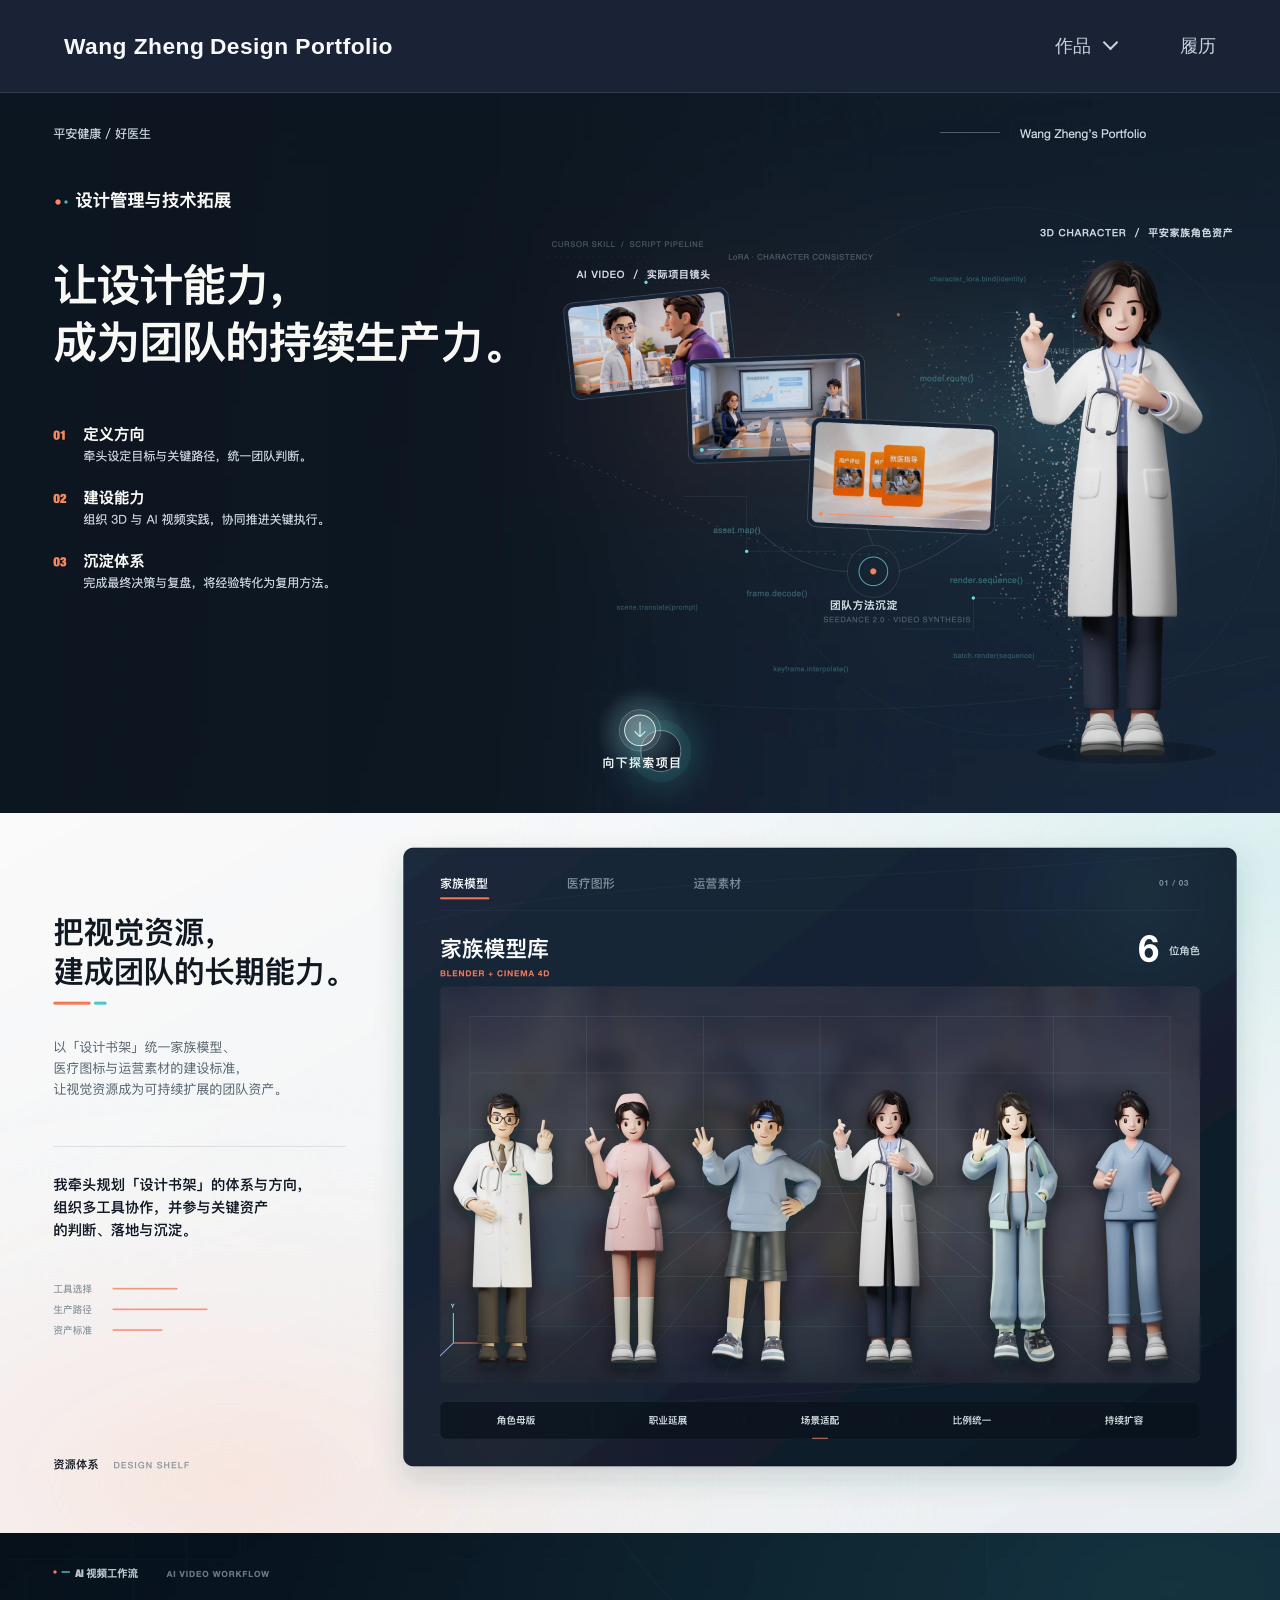
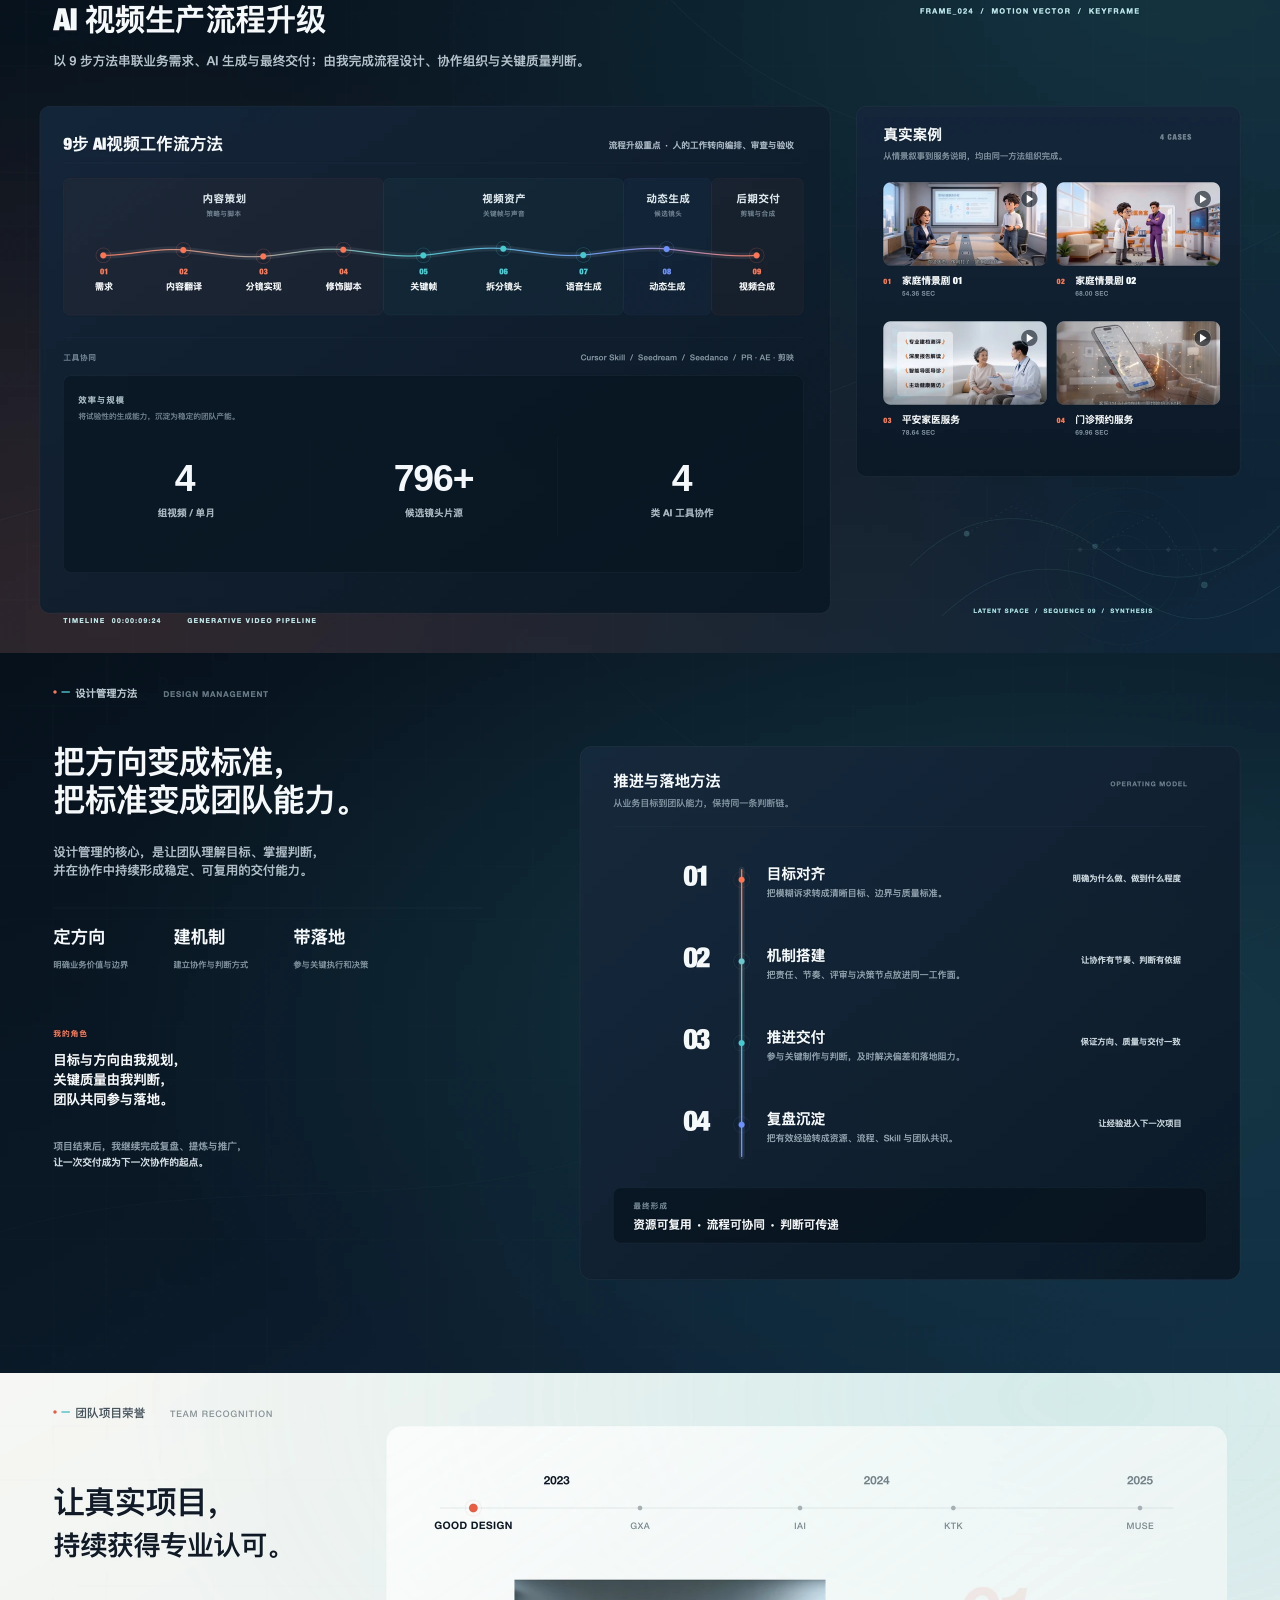
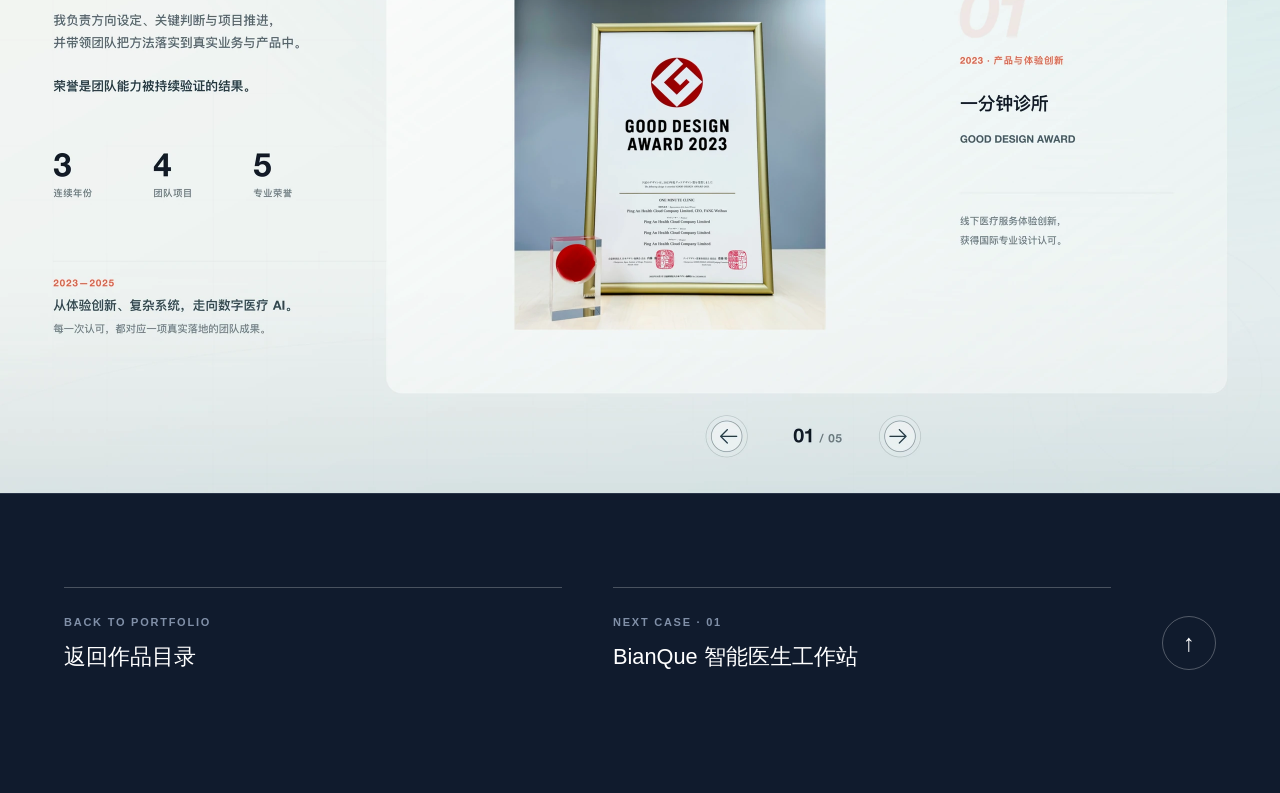
<file: work/design-leadership/index.html>
<!doctype html>
<html lang="zh-CN">
<head>
  <meta charset="utf-8">
  <meta name="viewport" content="width=device-width, initial-scale=1">
  <meta name="description" content="设计管理与技术拓展：设计资源体系、AI 视频生产流程、团队管理方法与专业荣誉。">
  <title>设计管理与技术拓展 — Wang Zheng</title>
  <link rel="icon" href="../../favicon.svg" type="image/svg+xml">
  <link rel="preload" href="../../assets/images/design-leadership/fullpage/01-opening.webp?v=20261020-2" as="image" fetchpriority="high">
  <link rel="stylesheet" href="../../assets/css/design-leadership.css?v=20261111-mobile">
  <link rel="stylesheet" href="../../assets/css/portfolio-shell.css?v=20261111-mobile">
  <script src="../../assets/js/design-leadership.js?v=20261020-2" defer></script>
  <script src="../../assets/js/portfolio-shell.js?v=20261111-mobile" defer></script>
</head>
<body>
  <a class="skip-link" href="#resources">跳到项目内容</a>
  <header class="portfolio-header">
    <a class="portfolio-brand" href="../../index.html" aria-label="返回作品集首页"><strong>Wang Zheng</strong><span>Design Portfolio</span></a>
    <nav aria-label="作品集导航">
      <div class="portfolio-works" data-portfolio-works>
        <button class="portfolio-works-button" type="button" aria-expanded="false" aria-controls="portfolio-work-menu" data-portfolio-works-button>作品<i aria-hidden="true"></i></button>
        <div class="portfolio-menu" id="portfolio-work-menu">
          <a href="../bianque/index.html"><span>01</span>BianQue 智能医生工作站</a>
          <a href="../health-check/index.html"><span>02</span>体检履约体验升级</a>
          <a href="../design-leadership/index.html" aria-current="page"><span>03</span>设计管理与技术拓展</a>
        </div>
      </div>
      <a class="portfolio-resume" href="../../index.html#experience">履历</a>
    </nav>
  </header>

  <main>
    <section class="dl-screen dl-hero" id="opening" aria-labelledby="opening-title" data-theme="dark">
      <div class="dl-canvas">
        <img src="../../assets/images/design-leadership/fullpage/01-opening.webp?v=20261020-2" alt="设计管理与技术拓展项目开场视觉" width="2560" height="1440" fetchpriority="high">
        <div class="hero-card-stack" aria-hidden="true">
          <img class="hero-card hero-card-1" src="../../assets/images/design-leadership/hero-motion/hero-card-1.png?v=20261020-2" alt="">
          <img class="hero-card hero-card-2" src="../../assets/images/design-leadership/hero-motion/hero-card-2.png?v=20261020-2" alt="">
          <img class="hero-card hero-card-3" src="../../assets/images/design-leadership/hero-motion/hero-card-3.png?v=20261020-2" alt="">
        </div>
        <div class="hero-particles" aria-hidden="true"><i></i><i></i><i></i><i></i><i></i><i></i><i></i><i></i><i></i><i></i><i></i><i></i></div>
        <span class="hero-light-pulse" aria-hidden="true"></span>
        <h1 class="sr-only" id="opening-title">设计管理与技术拓展</h1>
        <a class="dl-explore-cue" href="#resources" aria-label="向下探索项目"></a>
      </div>
    </section>

    <section class="dl-screen dl-slider" id="resources" aria-label="设计资源架三类资源切换" data-slider data-autoplay="4500" data-transition="800" data-state="0">
      <div class="dl-canvas">
        <div class="dl-frame-stack" data-frame-stack>
          <img class="dl-frame is-visible" src="../../assets/images/design-leadership/fullpage/02a-resource-family.webp" alt="设计资源架：家族模型库" width="2560" height="1440" loading="lazy" data-frame-layer>
          <img class="dl-frame" alt="" width="2560" height="1440" aria-hidden="true" data-frame-layer>
        </div>
        <div class="resource-controls" role="tablist" aria-label="设计资源类型" data-slider-controls>
          <button type="button" role="tab" aria-selected="true" data-slide-index="0" data-src="../../assets/images/design-leadership/fullpage/02a-resource-family.webp" data-alt="设计资源架：家族模型库"><span>家族模型</span></button>
          <button type="button" role="tab" aria-selected="false" data-slide-index="1" data-src="../../assets/images/design-leadership/fullpage/02b-resource-medical.webp" data-alt="设计资源架：医疗专项图形库"><span>医疗图形</span></button>
          <button type="button" role="tab" aria-selected="false" data-slide-index="2" data-src="../../assets/images/design-leadership/fullpage/02c-resource-operation.webp" data-alt="设计资源架：运营素材库"><span>运营素材</span></button>
        </div>
        <button class="slider-autoplay resource-autoplay" type="button" title="暂停或继续自动轮播" aria-label="暂停设计资源自动轮播" aria-pressed="false" data-autoplay-toggle><span>暂停自动轮播</span></button>
      </div>
    </section>

    <section class="dl-screen dl-video-screen" id="ai-video" aria-label="AI 视频生产流程升级与四个真实案例" data-theme="dark">
      <div class="dl-canvas">
        <img src="../../assets/images/design-leadership/fullpage/03-ai-video.webp?v=20261020-3" alt="AI 视频生产九步工作流与四个真实案例" width="2560" height="1440" loading="lazy">
        <div class="ai-metrics" aria-label="每月组视频 4 条，候选镜头片源 800 条以上，4 类 AI 工具协作" data-ai-metrics>
          <strong class="ai-metric-value" data-metric-value="4">4</strong>
          <strong class="ai-metric-value" data-metric-value="800" data-metric-suffix="+">800+</strong>
          <strong class="ai-metric-value" data-metric-value="4">4</strong>
        </div>
        <div class="video-hotspots" aria-label="播放真实案例">
          <button type="button" data-video-src="../../assets/videos/design-leadership/case1-family01.mp4" data-video-title="家庭情景剧 01"><span>播放家庭情景剧 01</span></button>
          <button type="button" data-video-src="../../assets/videos/design-leadership/case2-family02.mp4" data-video-title="家庭情景剧 02"><span>播放家庭情景剧 02</span></button>
          <button type="button" data-video-src="../../assets/videos/design-leadership/case3-pingan.mp4" data-video-title="平安家医服务"><span>播放平安家医服务</span></button>
          <button type="button" data-video-src="../../assets/videos/design-leadership/case4-clinic.m4v" data-video-title="门诊预约服务"><span>播放门诊预约服务</span></button>
        </div>
      </div>
    </section>

    <section class="dl-screen" id="management-core" aria-label="设计管理内核">
      <div class="dl-canvas"><img src="../../assets/images/design-leadership/fullpage/04-management-core.webp?v=20261020-1" alt="设计管理内核：资源、流程、标准与协作方法" width="2560" height="1440" loading="lazy"></div>
    </section>

    <section class="dl-screen dl-slider" id="awards" aria-label="团队荣誉五项专业认可切换" data-slider data-autoplay="6000" data-transition="450" data-state="0">
      <div class="dl-canvas">
        <div class="dl-frame-stack" data-frame-stack>
          <img class="dl-frame is-visible" src="../../assets/images/design-leadership/fullpage/05a-award-good-design.webp" alt="团队荣誉：GOOD DESIGN AWARD 2023，一分钟诊所" width="2560" height="1440" loading="lazy" data-frame-layer>
          <img class="dl-frame" alt="" width="2560" height="1440" aria-hidden="true" data-frame-layer>
        </div>
        <div class="award-timeline" role="tablist" aria-label="团队荣誉时间线" data-slider-controls>
          <button type="button" role="tab" aria-selected="true" data-slide-index="0" data-src="../../assets/images/design-leadership/fullpage/05a-award-good-design.webp" data-alt="团队荣誉：GOOD DESIGN AWARD 2023，一分钟诊所"><span>GOOD DESIGN</span></button>
          <button type="button" role="tab" aria-selected="false" data-slide-index="1" data-src="../../assets/images/design-leadership/fullpage/05b-award-gxa.webp" data-alt="团队荣誉：GXA 最佳创新奖，线上可视化智能体检解决方案"><span>GXA</span></button>
          <button type="button" role="tab" aria-selected="false" data-slide-index="2" data-src="../../assets/images/design-leadership/fullpage/05c-award-iai.webp" data-alt="团队荣誉：IAI 数智设计铜奖，平安健康智慧医生工作台"><span>IAI</span></button>
          <button type="button" role="tab" aria-selected="false" data-slide-index="3" data-src="../../assets/images/design-leadership/fullpage/05d-award-ktk.webp" data-alt="团队荣誉：KTK UI 设计类专业组三等奖，平安健康智慧医生工作台"><span>KTK</span></button>
          <button type="button" role="tab" aria-selected="false" data-slide-index="4" data-src="../../assets/images/design-leadership/fullpage/05e-award-muse.webp" data-alt="团队荣誉：MUSE Creative Awards Gold Winner，平安芯医"><span>MUSE</span></button>
        </div>
        <div class="award-arrows" data-slider-controls>
          <button type="button" data-slide-prev aria-label="上一项团队荣誉"><span>上一项</span></button>
          <button type="button" data-slide-next aria-label="下一项团队荣誉"><span>下一项</span></button>
        </div>
        <button class="slider-autoplay award-autoplay" type="button" title="暂停或继续自动轮播" aria-label="暂停团队荣誉自动轮播" aria-pressed="false" data-autoplay-toggle><span>暂停自动轮播</span></button>
      </div>
    </section>

    <nav class="portfolio-footer" aria-label="项目导航">
      <a href="../../index.html"><span>BACK TO PORTFOLIO</span><strong>返回作品目录</strong></a>
      <a href="../bianque/index.html"><span>NEXT CASE · 01</span><strong>BianQue 智能医生工作站</strong></a>
      <a class="portfolio-footer-top" href="#opening" aria-label="返回页面顶部">↑</a>
    </nav>
  </main>

  <div class="video-modal" role="dialog" aria-modal="true" aria-labelledby="video-modal-title" aria-hidden="true" hidden data-video-modal>
    <div class="video-modal-panel">
      <div class="video-modal-head"><h2 id="video-modal-title" data-video-heading>真实案例</h2><button type="button" aria-label="关闭视频" data-video-close>×</button></div>
      <video controls playsinline preload="none" data-video-player></video>
    </div>
  </div>
</body>
</html>
</file>
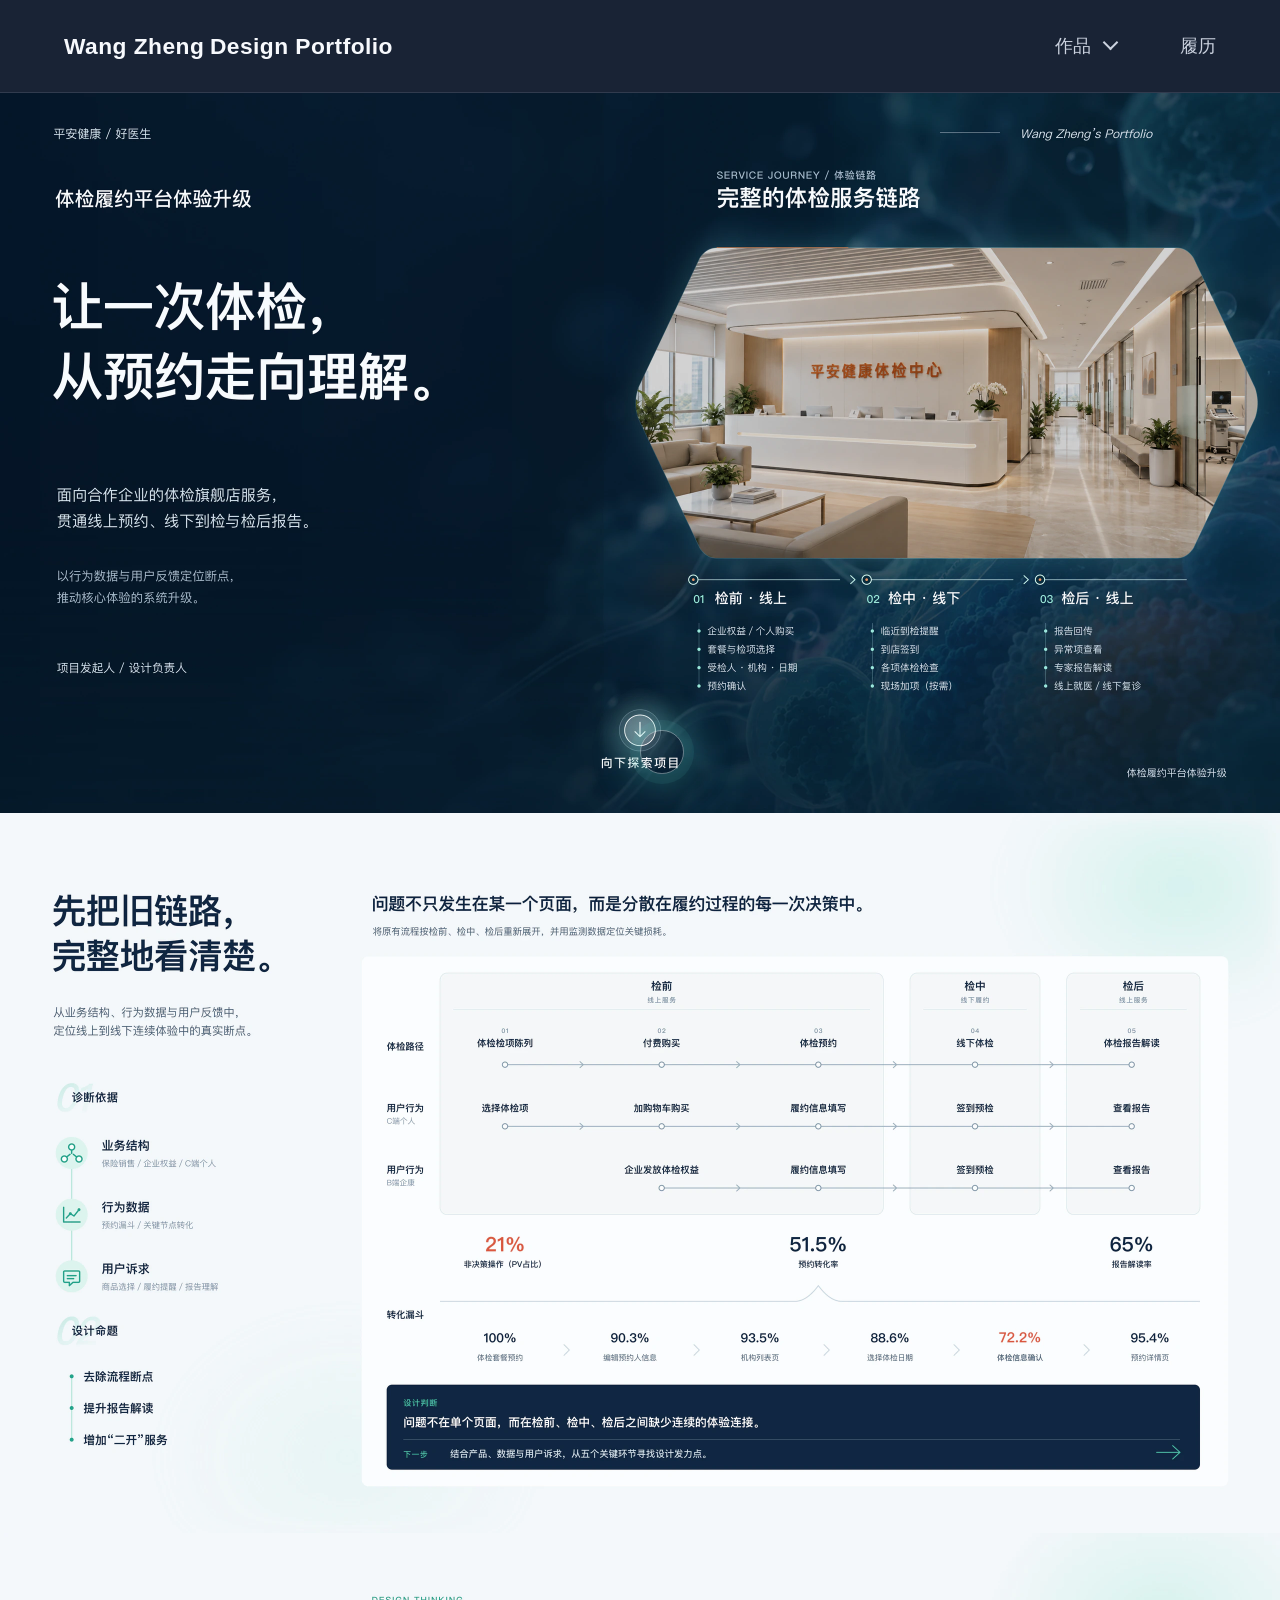
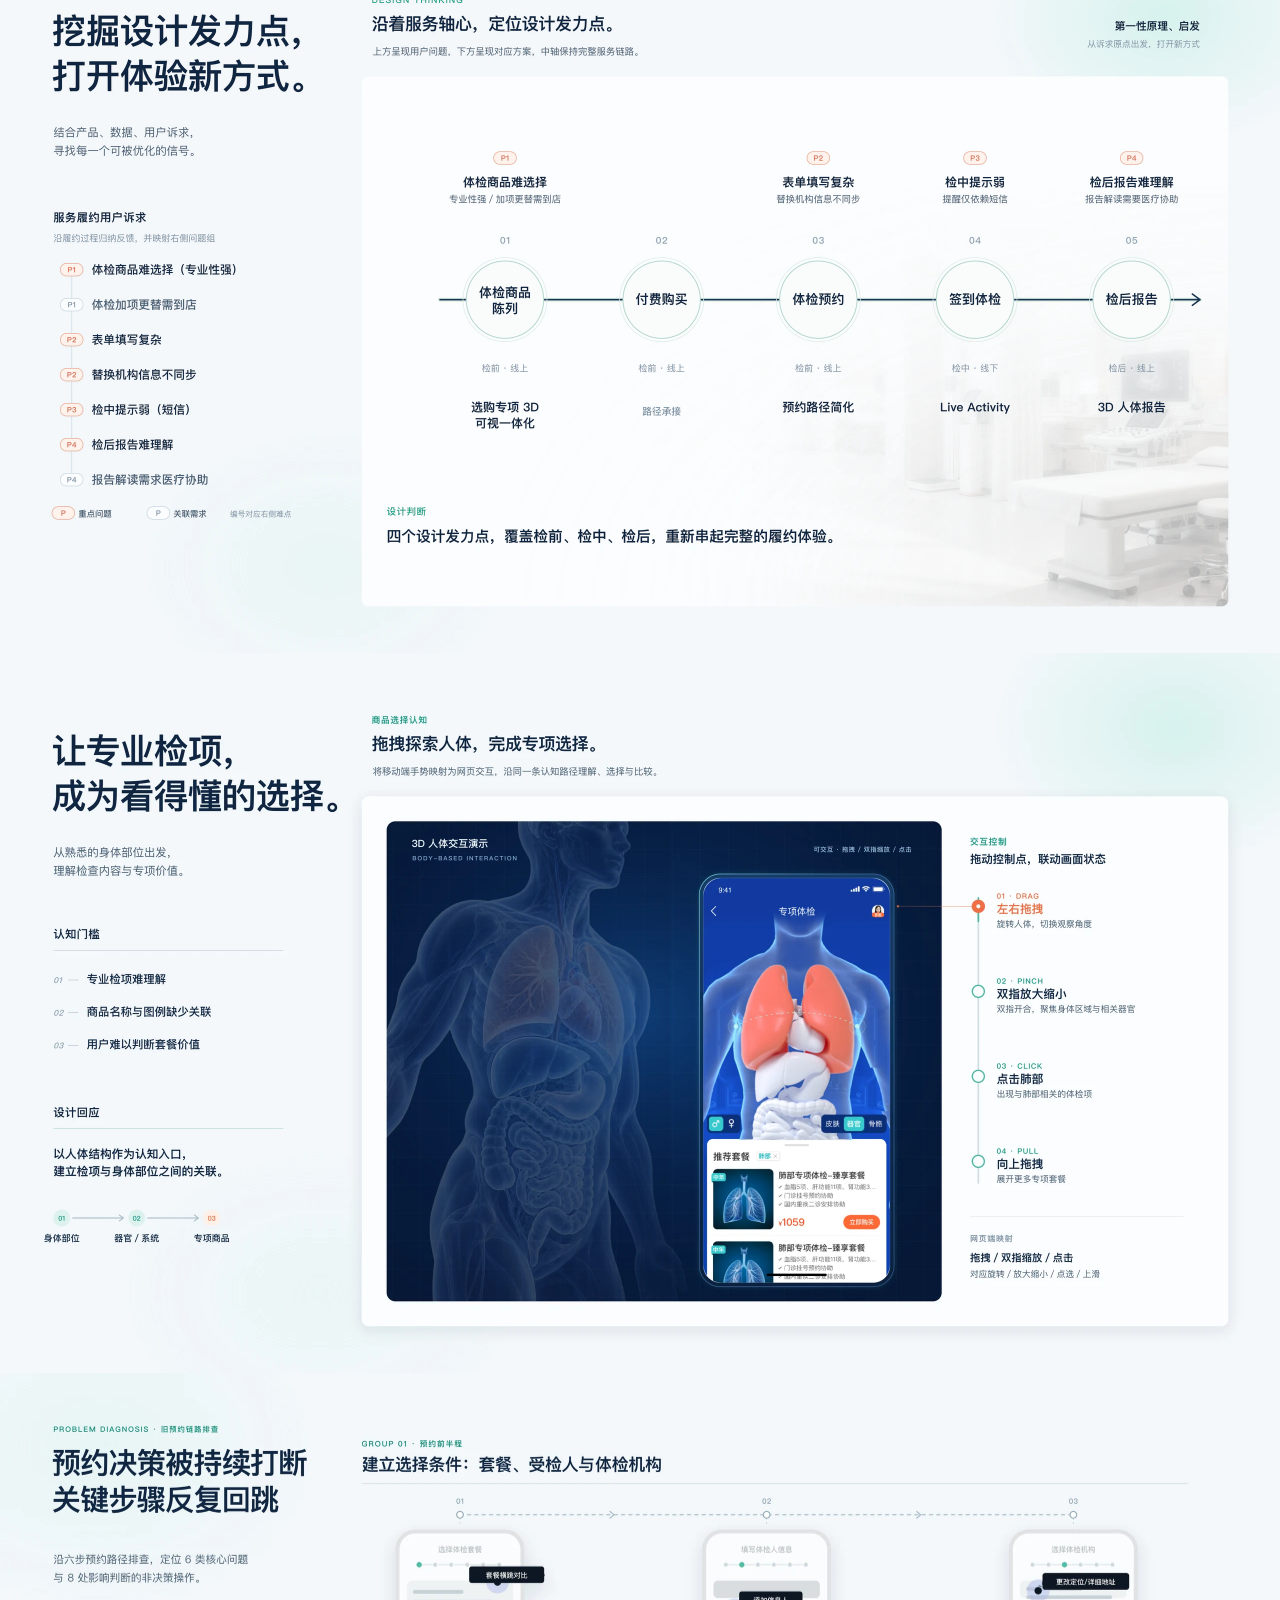
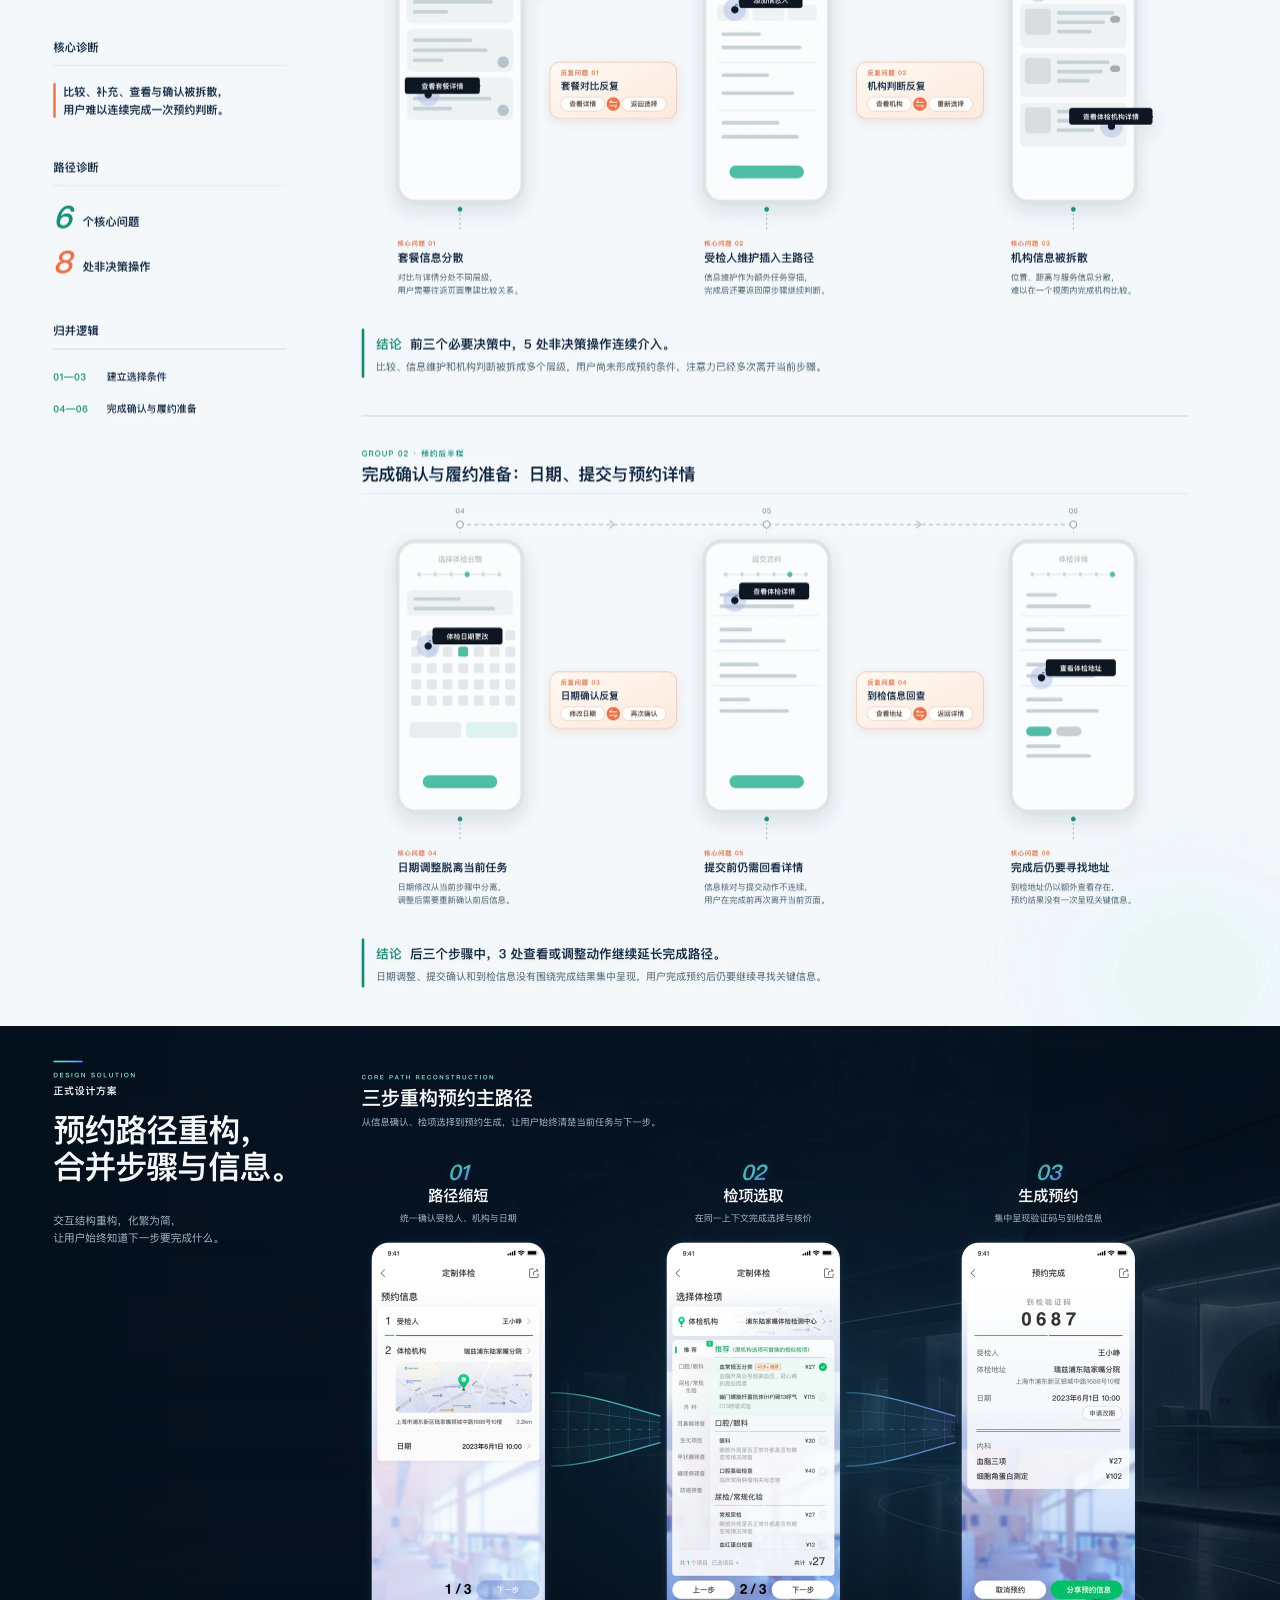
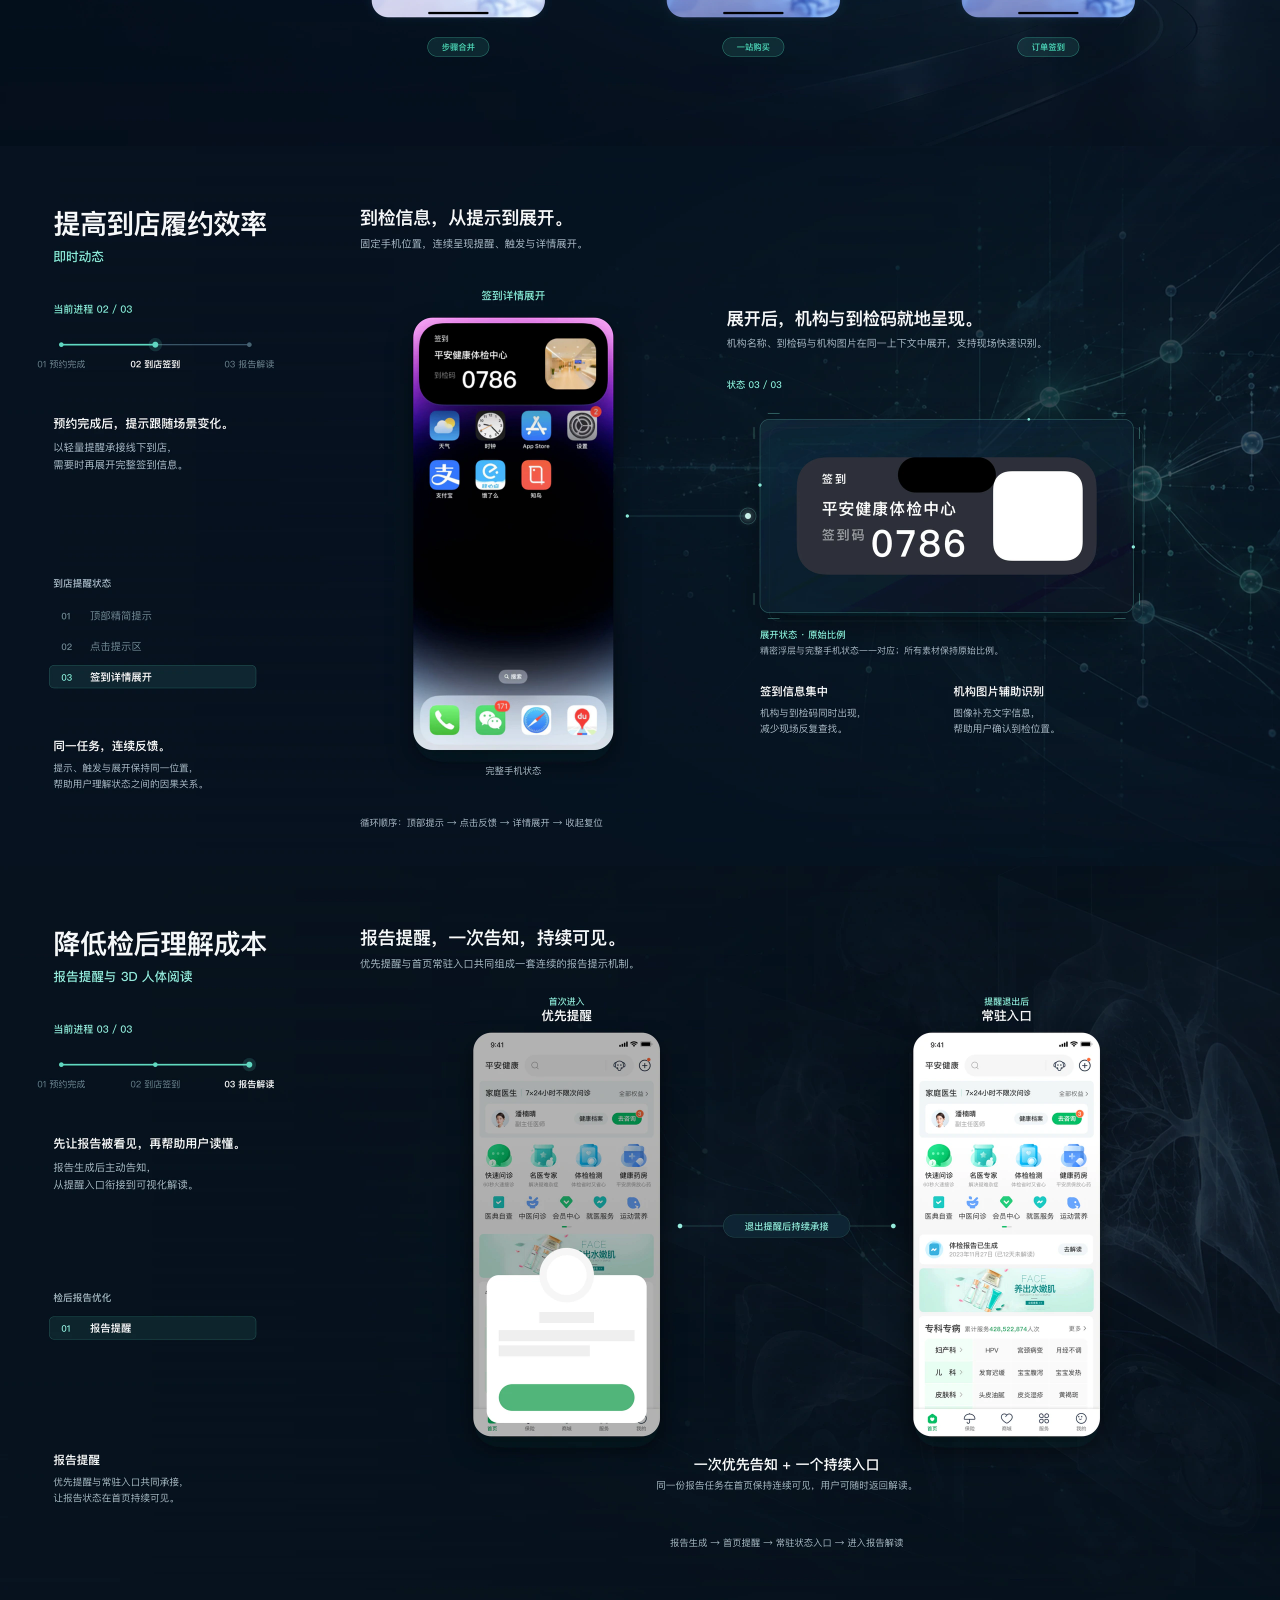
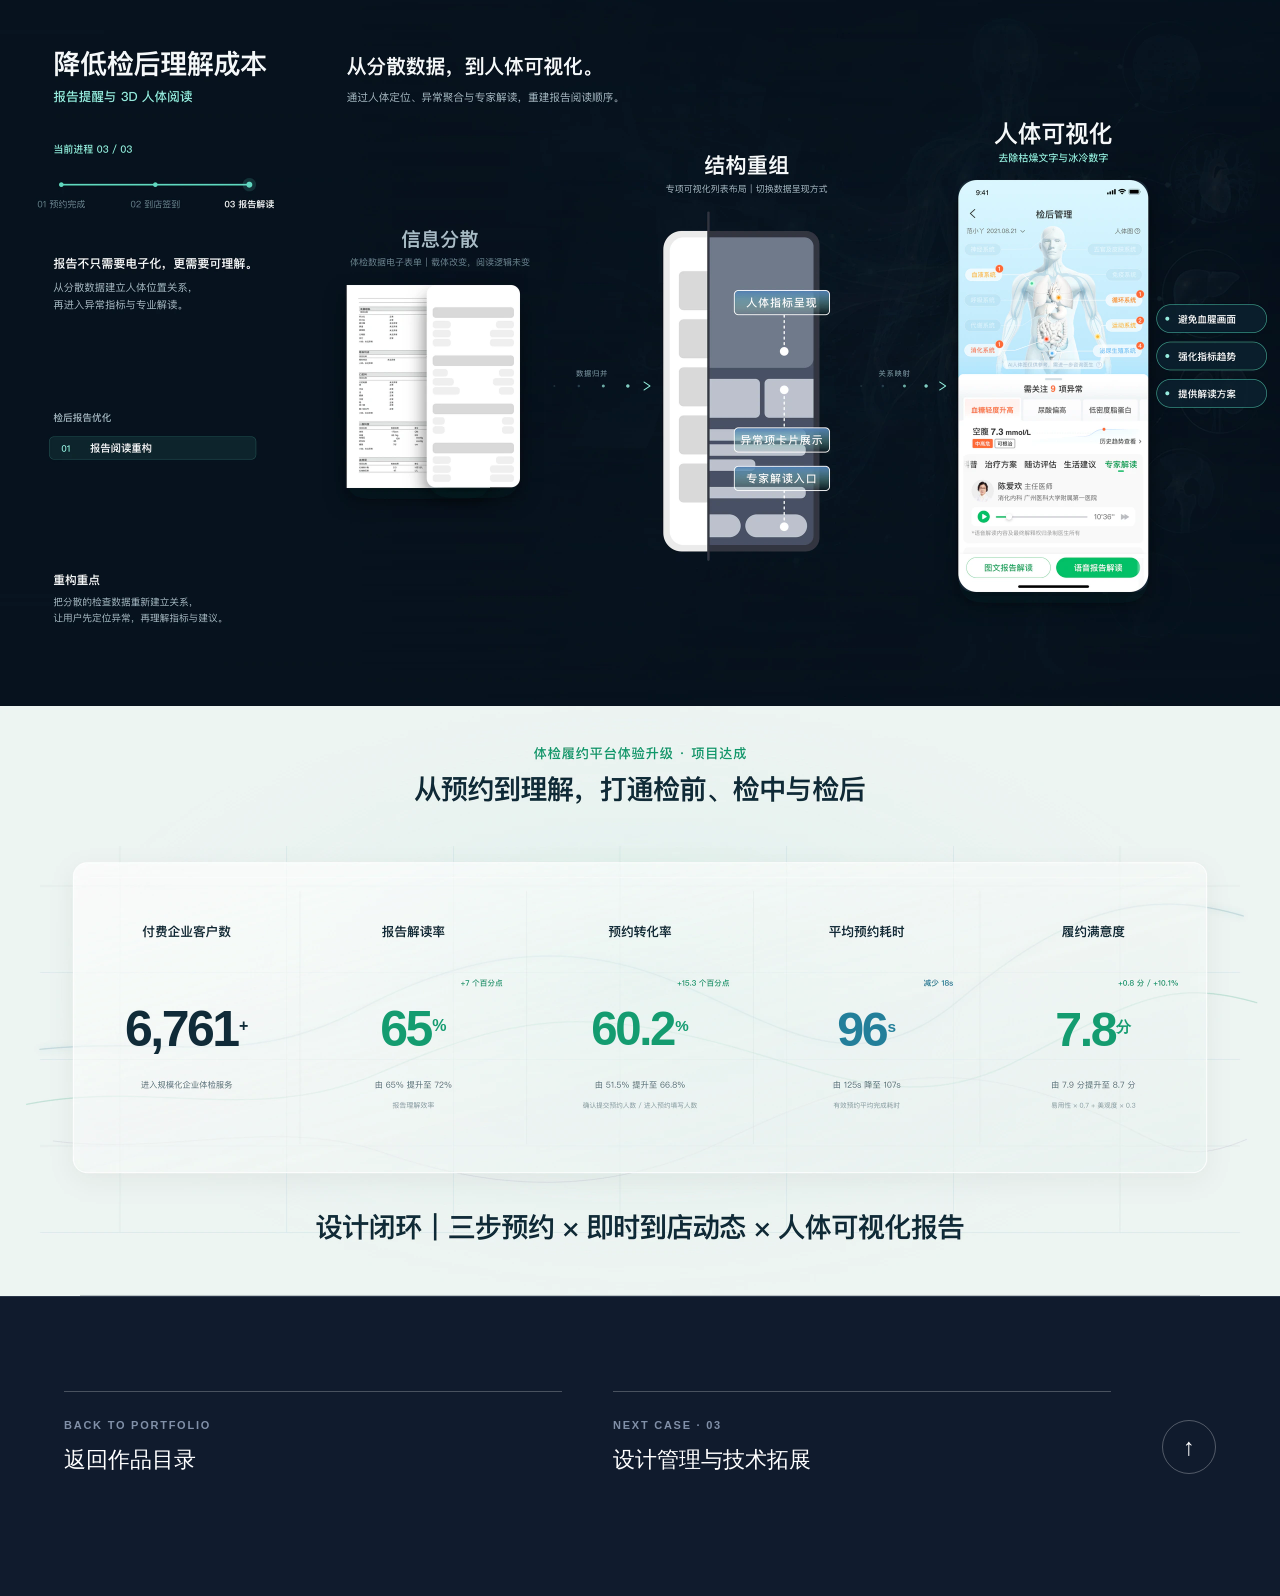
<file: work/health-check/index.html>
<!doctype html>
<html lang="zh-CN">
<head>
  <meta charset="utf-8">
  <meta name="viewport" content="width=device-width, initial-scale=1">
  <meta name="description" content="体检履约平台体验升级：贯通预约、到检与报告理解的服务体验设计案例。">
  <title>体检履约平台体验升级 — Wang Zheng</title>
  <link rel="icon" href="../../favicon.svg" type="image/svg+xml">
  <link rel="preload" href="../../assets/images/health-check/fullpage/01-opening.webp" as="image" fetchpriority="high">
  <link rel="stylesheet" href="../../assets/css/health-check.css?v=20261111-mobile">
  <link rel="stylesheet" href="../../assets/css/portfolio-shell.css?v=20261111-mobile">
  <script src="../../assets/js/health-check.js?v=20261023-1" defer></script>
  <script src="../../assets/js/portfolio-shell.js?v=20261111-mobile" defer></script>
</head>
<body>
  <a class="skip-link" href="#diagnosis">跳到项目内容</a>
  <header class="portfolio-header">
    <a class="portfolio-brand" href="../../index.html" aria-label="返回作品集首页"><strong>Wang Zheng</strong><span>Design Portfolio</span></a>
    <nav aria-label="作品集导航">
      <div class="portfolio-works" data-portfolio-works>
        <button class="portfolio-works-button" type="button" aria-expanded="false" aria-controls="portfolio-work-menu" data-portfolio-works-button>作品<i aria-hidden="true"></i></button>
        <div class="portfolio-menu" id="portfolio-work-menu">
          <a href="../bianque/index.html"><span>01</span>BianQue 智能医生工作站</a>
          <a href="../health-check/index.html" aria-current="page"><span>02</span>体检履约体验升级</a>
          <a href="../design-leadership/index.html"><span>03</span>设计管理与技术拓展</a>
        </div>
      </div>
      <a class="portfolio-resume" href="../../index.html#experience">履历</a>
    </nav>
  </header>
  <main>
    <section class="hc-screen hc-hero" id="opening" aria-labelledby="opening-title" data-theme="dark">
      <div class="hc-canvas">
        <img src="../../assets/images/health-check/fullpage/01-opening.webp" alt="体检履约平台体验升级项目开场与完整服务链路" width="2560" height="1440" fetchpriority="high">
        <h1 class="sr-only" id="opening-title">体检履约平台体验升级</h1>
        <a class="hc-explore-cue" href="#diagnosis" aria-label="向下探索项目"></a>
      </div>
    </section>
    <section class="hc-screen" id="diagnosis" aria-label="旧链路诊断与关键损耗">
      <div class="hc-canvas"><img src="../../assets/images/health-check/fullpage/02-diagnosis.webp" alt="体检旧链路诊断与关键损耗" width="2560" height="1440" loading="lazy"></div>
    </section>
    <section class="hc-screen" id="leverage" aria-label="问题映射与设计发力点">
      <div class="hc-canvas"><img src="../../assets/images/health-check/fullpage/03-leverage.webp" alt="体检服务问题映射与设计发力点" width="2560" height="1440" loading="lazy"></div>
    </section>
    <section class="hc-screen hc-interactive" id="selection" aria-label="选购专项三维可视一体化交互" data-state-switcher data-state="drag" data-autoplay="5000">
      <div class="hc-canvas">
        <img src="../../assets/images/health-check/fullpage/04a-drag.webp" alt="选购专项三维交互：左右拖拽" width="2560" height="1440" loading="lazy" data-state-image>
        <div class="hc-hotspots hc-selection-hotspots" aria-label="切换三维选购操作状态">
          <button type="button" class="selection-hotspot drag" data-state-control="drag" data-src="../../assets/images/health-check/fullpage/04a-drag.webp" data-alt="选购专项三维交互：左右拖拽" aria-pressed="true"><span>左右拖拽</span></button>
          <button type="button" class="selection-hotspot pinch" data-state-control="pinch" data-src="../../assets/images/health-check/fullpage/04b-pinch.webp" data-alt="选购专项三维交互：双指放大缩小" aria-pressed="false"><span>双指放大缩小</span></button>
          <button type="button" class="selection-hotspot organ" data-state-control="organ" data-src="../../assets/images/health-check/fullpage/04c-organ.webp" data-alt="选购专项三维交互：点击器官" aria-pressed="false"><span>点击器官</span></button>
          <button type="button" class="selection-hotspot card" data-state-control="card" data-src="../../assets/images/health-check/fullpage/04d-card.webp" data-alt="选购专项三维交互：上滑卡片" aria-pressed="false"><span>上滑卡片</span></button>
        </div>
      </div>
    </section>
    <section class="hc-screen hc-diagnosis-flow" id="booking-diagnosis-a" aria-label="原预约路径诊断：预约前后半程">
      <div class="hc-canvas">
        <img src="../../assets/images/health-check/fullpage/05-booking-diagnosis.webp" alt="原预约路径诊断：六步路径与四处反复回跳" width="2560" height="2507" loading="lazy">
        <div class="diagnosis-card-masks" aria-hidden="true">
          <span class="diagnosis-card-mask group-1 card-1" data-reveal-mask></span>
          <span class="diagnosis-card-mask group-1 card-2" data-reveal-mask></span>
          <span class="diagnosis-card-mask group-2 card-1" data-reveal-mask></span>
          <span class="diagnosis-card-mask group-2 card-2" data-reveal-mask></span>
        </div>
      </div>
    </section>
    <section class="hc-screen hc-interactive hc-booking" id="booking" aria-label="三步预约总览与原位展开" data-booking-switcher data-state="overview" data-theme="dark">
      <div class="hc-canvas">
        <img src="../../assets/images/health-check/fullpage/06a-booking-overview.webp" alt="三步预约重构总览" width="2560" height="1440" loading="lazy" data-booking-image>
        <div class="booking-overview-hotspots" aria-label="展开预约步骤">
          <button type="button" class="booking-hotspot step-1" data-booking-step="step-1" data-hover-src="../../assets/images/health-check/fullpage/06h-booking-step-1-hover.webp" data-motion-src="../../assets/images/health-check/fullpage/booking-step-1-forward.gif" data-reverse-src="../../assets/images/health-check/fullpage/booking-step-1-reverse.gif" data-final-src="../../assets/images/health-check/fullpage/06b-booking-step-1.webp" data-duration="1500" data-reverse-duration="1140" data-alt="预约步骤一：路径缩短与关联信息展开"><span>展开步骤一</span></button>
          <button type="button" class="booking-hotspot step-2" data-booking-step="step-2" data-hover-src="../../assets/images/health-check/fullpage/06h-booking-step-2-hover.webp" data-motion-src="../../assets/images/health-check/fullpage/booking-step-2-forward.gif" data-reverse-src="../../assets/images/health-check/fullpage/booking-step-2-reverse.gif" data-final-src="../../assets/images/health-check/fullpage/06c-booking-step-2.webp" data-duration="1600" data-reverse-duration="1230" data-alt="预约步骤二：机构切换与检项同步"><span>展开步骤二</span></button>
          <button type="button" class="booking-hotspot step-3" data-booking-step="step-3" data-hover-src="../../assets/images/health-check/fullpage/06h-booking-step-3-hover.webp" data-motion-src="../../assets/images/health-check/fullpage/booking-step-3-forward.gif" data-reverse-src="../../assets/images/health-check/fullpage/booking-step-3-reverse.gif" data-final-src="../../assets/images/health-check/fullpage/06d-booking-step-3.webp" data-duration="1600" data-reverse-duration="1230" data-alt="预约步骤三：改期与到店提醒"><span>展开步骤三</span></button>
        </div>
        <button class="booking-close" type="button" data-booking-close hidden><span aria-hidden="true">←</span> 收起详情</button>
      </div>
    </section>
    <section class="hc-screen hc-interactive hc-live" id="arrival" aria-label="检中即时动态与签到详情" data-state-switcher data-state="detail" data-autoplay="5000" data-crossfade data-transition="650" data-theme="dark">
      <div class="hc-canvas">
        <img src="../../assets/images/health-check/fullpage/07c-live-detail.webp" alt="检中即时动态：签到详情展开" width="2560" height="1440" loading="lazy" data-state-image>
        <div class="live-state-hotspots" aria-label="切换检中即时动态状态">
          <button type="button" data-state-control="hint" data-src="../../assets/images/health-check/fullpage/07a-live-hint.webp" data-alt="检中即时动态：顶部精简提示" aria-pressed="false"><span>顶部提示</span></button>
          <button type="button" data-state-control="click" data-src="../../assets/images/health-check/fullpage/07b-live-click.webp" data-alt="检中即时动态：点击提示区" aria-pressed="false"><span>点击提示</span></button>
          <button type="button" data-state-control="detail" data-src="../../assets/images/health-check/fullpage/07c-live-detail.webp" data-alt="检中即时动态：签到详情展开" aria-pressed="true"><span>签到详情</span></button>
        </div>
      </div>
    </section>
    <section class="hc-screen" id="report-reminder" aria-label="体检报告提醒">
      <div class="hc-canvas"><img src="../../assets/images/health-check/fullpage/08-report-reminder.webp" alt="体检报告提醒设计" width="2560" height="1440" loading="lazy"></div>
    </section>
    <section class="hc-screen" id="report-evolution" aria-label="从电子表单到人体可视化报告">
      <div class="hc-canvas"><img src="../../assets/images/health-check/fullpage/09-report-evolution.webp" alt="体检报告从电子表单到人体可视化的三阶段演变" width="2560" height="1440" loading="lazy"></div>
    </section>
    <section class="hc-screen hc-outcome" id="outcome" aria-label="项目达成与下一案例" data-metric-reveal data-theme="dark">
      <div class="hc-canvas">
        <img src="../../assets/images/health-check/fullpage/10-outcome-content.webp" alt="体检履约平台五项项目成果：服务规模、报告解读率、预约转化率、预约耗时与履约满意度" width="2560" height="1180" loading="lazy">
        <div class="outcome-metrics" role="list" aria-label="项目成果数据">
          <span class="outcome-metric-value ink" role="listitem" style="--metric-x:14.583%" aria-label="付费企业客户数 7,500+" data-outcome-value="7500"><span class="outcome-metric-number" aria-hidden="true">7,500</span><small aria-hidden="true">+</small></span>
          <span class="outcome-metric-value green" role="listitem" style="--metric-x:32.292%" aria-label="报告解读率 72%" data-outcome-value="72"><span class="outcome-metric-number" aria-hidden="true">72</span><small aria-hidden="true">%</small></span>
          <span class="outcome-metric-value green compact" role="listitem" style="--metric-x:50%" aria-label="预约转化率 66.8%" data-outcome-value="66.8" data-outcome-decimals="1"><span class="outcome-metric-number" aria-hidden="true">66.8</span><small aria-hidden="true">%</small></span>
          <span class="outcome-metric-value cyan medium" role="listitem" style="--metric-x:67.708%" aria-label="平均预约耗时 107 秒" data-outcome-value="107"><span class="outcome-metric-number" aria-hidden="true">107</span><small aria-hidden="true">s</small></span>
          <span class="outcome-metric-value green medium" role="listitem" style="--metric-x:85.417%" aria-label="履约满意度 8.7 分" data-outcome-value="8.7" data-outcome-decimals="1"><span class="outcome-metric-number" aria-hidden="true">8.7</span><small aria-hidden="true">分</small></span>
        </div>
      </div>
    </section>
    <nav class="portfolio-footer" aria-label="项目导航">
      <a href="../../index.html"><span>BACK TO PORTFOLIO</span><strong>返回作品目录</strong></a>
      <a href="../design-leadership/index.html"><span>NEXT CASE · 03</span><strong>设计管理与技术拓展</strong></a>
      <a class="portfolio-footer-top" href="#opening" aria-label="返回页面顶部">↑</a>
    </nav>
  </main>
</body>
</html>
</file>
<file: assets/css/site.css>
:root {
  --navy: #071421;
  --navy-2: #0b1a2a;
  --ink: #122333;
  --body: #596c79;
  --muted: #82929d;
  --line: #cbd5d9;
  --paper: #f3f6f4;
  --paper-2: #eaf0ee;
  --white: #f5f8f7;
  --blue: #8292ff;
  --mint: #62d7cc;
  --coral: #ff835d;
  --page-pad: clamp(24px, 4.4vw, 84px);
  --content: 1680px;
  --header-h: 88px;
  --ease: cubic-bezier(.22, 1, .36, 1);
}

@font-face {
  font-family: "Douyin Sans";
  src: url("../fonts/DouyinSansBold.ttf") format("truetype");
  font-style: normal;
  font-weight: 700;
  font-display: swap;
  unicode-range: U+3400-4DBF, U+4E00-9FFF, U+F900-FAFF, U+3000-303F;
}

* { box-sizing: border-box; }
html { scroll-behavior: smooth; background: var(--navy); }
body {
  margin: 0;
  color: var(--ink);
  background: var(--paper);
  font-family: "PingFang SC", "Hiragino Sans GB", "Microsoft YaHei", "Helvetica Neue", Arial, sans-serif;
  font-size: 17px;
  line-height: 1.65;
  -webkit-font-smoothing: antialiased;
}
body.menu-open { overflow: hidden; }
a { color: inherit; text-decoration: none; }
img { display: block; max-width: 100%; }
button, input { font: inherit; }
button { color: inherit; }
h1, h2, h3, p { margin-top: 0; }
h1, h2, h3 { line-height: 1.18; }
.hero h1, .section-heading h2, .project-copy h3, .identity h2, .approach h2, .experience-intro h2, .footer-top h2 {
  font-family: "Douyin Sans", "PingFang SC", "Microsoft YaHei", sans-serif;
  font-weight: 700;
}
.sr-only { position: absolute; width: 1px; height: 1px; padding: 0; margin: -1px; overflow: hidden; clip: rect(0,0,0,0); white-space: nowrap; border: 0; }
.skip-link { position: fixed; left: 20px; top: -80px; z-index: 1000; padding: 12px 18px; color: var(--navy); background: var(--white); transition: top .2s; }
.skip-link:focus { top: 16px; }
.section-shell { width: min(var(--content), calc(100% - (var(--page-pad) * 2))); margin: 0 auto; }
.eyebrow { margin-bottom: 24px; color: var(--blue); font-family: "Helvetica Neue", Arial, sans-serif; font-size: 13px; font-weight: 700; letter-spacing: .18em; }
.eyebrow.muted { color: #91a1aa; }

.site-header {
  position: fixed;
  inset: 0 0 auto;
  z-index: 100;
  height: var(--header-h);
  display: flex;
  align-items: center;
  justify-content: space-between;
  padding: 0 var(--page-pad);
  color: var(--white);
  border-bottom: 1px solid rgba(193, 208, 213, .12);
  transition: background .3s, border-color .3s, height .3s;
}
.site-header.is-scrolled { height: 72px; background: rgba(7, 20, 33, .9); border-color: rgba(193, 208, 213, .16); backdrop-filter: blur(18px); }
.brand { display: flex; align-items: baseline; gap: 18px; white-space: nowrap; }
.brand strong { font: 700 14px/1 "Helvetica Neue", Arial, sans-serif; letter-spacing: .13em; }
.brand span { color: #8596a0; font: 600 10px/1 "Helvetica Neue", Arial, sans-serif; letter-spacing: .16em; }
.site-nav { display: flex; align-items: center; gap: clamp(28px, 3vw, 56px); }
.site-nav a { position: relative; color: #b9c6cb; font-size: 15px; }
.site-nav a::after { content: ""; position: absolute; left: 0; right: 100%; bottom: -10px; height: 1px; background: var(--blue); transition: right .25s var(--ease); }
.site-nav a:hover, .site-nav a:focus-visible { color: #fff; }
.site-nav a:hover::after, .site-nav a:focus-visible::after { right: 0; }
.menu-button { display: none; width: 48px; height: 48px; padding: 11px 7px; border: 0; background: none; cursor: pointer; }
.menu-button span:not(.sr-only) { display: block; width: 100%; height: 1px; margin: 8px 0; background: currentColor; transition: transform .25s, opacity .25s; }

.hero { position: relative; min-height: 100svh; overflow: hidden; display: grid; place-items: center; padding: calc(var(--header-h) + 80px) var(--page-pad) 150px; color: var(--white); background: var(--navy); isolation: isolate; }
.hero-background { position: absolute; inset: 0; z-index: -3; overflow: hidden; }
.hero-background::before { content: ""; position: absolute; inset: -12px; background: url("../images/home/hero-background.jpg") center/cover no-repeat; filter: blur(5px) saturate(1.08) brightness(.82); transform: scale(1.015); }
.hero::before { content: ""; position: absolute; inset: 0; z-index: -2; background: linear-gradient(90deg, rgba(7,20,33,.86) 0%, rgba(7,20,33,.62) 42%, rgba(7,20,33,.22) 72%, rgba(7,20,33,.3) 100%), linear-gradient(180deg, rgba(7,20,33,.32), rgba(7,20,33,.16) 48%, rgba(7,20,33,.7)); }
.hero::after { content: ""; position: absolute; inset: 0; z-index: -1; background: radial-gradient(circle at 64% 46%, rgba(96,122,245,.18), transparent 40%); }
.hero-grid { position: absolute; inset: 0; z-index: -1; opacity: .16; background-image: linear-gradient(rgba(193,208,213,.09) 1px, transparent 1px), linear-gradient(90deg, rgba(193,208,213,.09) 1px, transparent 1px); background-size: 72px 72px; mask-image: linear-gradient(to bottom, #000, transparent 82%); }
.hero-content { width: min(1200px, 100%); text-align: center; }
.hero h1 { margin: 0 auto; max-width: 1200px; display: flex; align-items: baseline; justify-content: center; gap: .3em; font-size: clamp(44px, 4.6vw, 88px); letter-spacing: -.02em; text-wrap: balance; }
.hero h1 b { color: #7edbd5; font-family: "PingFang SC", sans-serif; font-size: .72em; font-weight: 400; }
.mobile-title-line { display: inline; }
.hero-summary { margin: 56px auto 0; color: #c0ccd0; font-size: clamp(18px, 1.25vw, 24px); line-height: 1.85; }
.hero-capabilities { display: flex; justify-content: center; flex-wrap: wrap; gap: 0; margin: 54px auto 0; padding-top: 36px; max-width: 760px; border-top: 1px solid rgba(194,208,212,.18); color: #d4dddf; }
.hero-capabilities span { display: flex; align-items: center; font-size: 15px; letter-spacing: .04em; }
.hero-capabilities span + span::before { content: "·"; margin: 0 18px; color: #8292ff; }
.scroll-cue { position: absolute; left: 50%; bottom: 54px; transform: translateX(-50%); display: grid; justify-items: center; gap: 14px; color: #d8e2e4; font-size: 14px; letter-spacing: .08em; }
.line-arrow { position: relative; display: block; width: 48px; height: 48px; border: 1px solid rgba(225,233,234,.38); border-radius: 50%; transition: border-color .2s, transform .2s; }
.line-arrow::before { content: ""; position: absolute; left: 50%; top: 14px; width: 1px; height: 17px; background: currentColor; }
.line-arrow::after { content: ""; position: absolute; left: calc(50% - 4px); top: 25px; width: 8px; height: 8px; border-right: 1px solid currentColor; border-bottom: 1px solid currentColor; transform: rotate(45deg); }
.scroll-cue:hover .line-arrow, .scroll-cue:focus-visible .line-arrow { transform: translateY(4px); border-color: currentColor; }

.dark-section { color: var(--white); background: linear-gradient(135deg, var(--navy), #0d2031); }
.light-section { background: linear-gradient(135deg, #f6f8f6, #e9efed); }
.work-section { min-height: 100vh; padding: clamp(120px, 10vw, 190px) 0; }
.section-heading { display: flex; align-items: end; justify-content: space-between; gap: 60px; margin-bottom: 70px; }
.section-heading h2 { margin-bottom: 0; font-size: clamp(48px, 4.5vw, 76px); letter-spacing: -.04em; }
.section-heading > p { max-width: 620px; margin-bottom: 6px; color: #91a3ac; font-size: 18px; }
.project-grid { display: grid; grid-template-columns: repeat(3, minmax(0, 1fr)); gap: clamp(28px, 3vw, 56px); }
.project-card { min-width: 0; border-top: 2px solid var(--accent); outline-offset: 8px; }
.project-image { aspect-ratio: 16 / 9; margin-top: 18px; overflow: hidden; border: 1px solid rgba(198,211,215,.18); background: var(--navy); }
.project-image img { width: 100%; height: 100%; object-fit: contain; filter: brightness(.9) saturate(.9); transition: filter .35s, transform .55s var(--ease); }
.project-card:hover img, .project-card:focus-visible img { filter: brightness(1) saturate(1); transform: scale(1.015); }
.project-copy { padding: 28px 0 12px; }
.project-index { margin-bottom: 24px; color: var(--accent); font: 700 12px/1 "Helvetica Neue", Arial, sans-serif; letter-spacing: .14em; }
.project-copy h3 { margin-bottom: 16px; font-size: clamp(24px, 1.9vw, 36px); font-weight: 620; }
.project-copy > p { margin-bottom: 12px; color: #b2c0c5; font-size: 17px; }
.project-copy small { color: #7f929b; font-size: 14px; }

.about-section { padding: clamp(120px, 10vw, 190px) 0; }
.about-layout { display: grid; grid-template-columns: minmax(320px, .85fr) minmax(600px, 1.65fr); gap: clamp(80px, 9vw, 190px); }
.identity h2 { margin-bottom: 4px; font-size: clamp(96px, 8.4vw, 160px); letter-spacing: -.07em; }
.identity .role { margin-bottom: 70px; color: #536771; font-size: 28px; }
.expertise-list { display: grid; gap: 14px; padding: 36px 0; border-block: 1px solid rgba(24,54,70,.15); color: #5a6e77; }
.stats { display: grid; grid-template-columns: repeat(3, 1fr); gap: 24px; margin-top: 70px; }
.stats div { display: grid; align-content: start; }
.stats strong { font: 680 clamp(48px, 5vw, 88px)/1 "Helvetica Neue", Arial, sans-serif; }
.stats span { margin-top: 14px; color: #6b7c84; font-size: 14px; }
.approach h2 { margin: 70px 0 42px; font-size: clamp(44px, 4.4vw, 78px); letter-spacing: -.045em; }
.approach .lead { max-width: 850px; color: #586a73; font-size: 20px; line-height: 1.9; }
.approach-list { display: grid; grid-template-columns: repeat(3, 1fr); gap: 42px; margin: 72px 0 0; padding: 64px 0; list-style: none; border-block: 1px solid rgba(24,54,70,.16); }
.approach-list li > span { display: block; margin-bottom: 42px; color: var(--blue); font: 700 13px/1 "Helvetica Neue", Arial, sans-serif; }
.approach-list li:nth-child(2) > span { color: #28a99e; }
.approach-list li:nth-child(3) > span { color: #df6542; }
.approach-list h3 { margin-bottom: 18px; font-size: 25px; }
.approach-list p { color: #62747c; font-size: 16px; }
.ai-statement { margin-top: 58px; font-size: 24px; font-weight: 600; }
.ai-statement span { display: block; margin-top: 14px; color: #60727a; font-size: 17px; font-weight: 400; }

.experience-section { padding: clamp(120px, 9vw, 170px) 0 0; }
.experience-intro h2 { margin-bottom: 30px; font-size: clamp(44px, 4vw, 72px); letter-spacing: -.04em; }
.experience-intro > p:last-child { color: #60727a; font-size: 18px; }
.experience-layout { display: grid; grid-template-columns: minmax(600px, 1.35fr) minmax(400px, 1fr); gap: clamp(80px, 10vw, 200px); padding-block: 90px 140px; }
.timeline { margin: 0; padding: 0; list-style: none; border-top: 1px solid rgba(24,54,70,.18); }
.timeline li { display: grid; grid-template-columns: minmax(190px, .8fr) 1.2fr; gap: 42px; padding: 28px 0; border-bottom: 1px solid rgba(24,54,70,.11); }
.timeline time { color: #74858d; font: 500 14px/1.4 "Helvetica Neue", Arial, sans-serif; }
.timeline div { display: flex; align-items: baseline; justify-content: space-between; gap: 20px; }
.timeline strong { font-size: 22px; }
.timeline span { color: #61737c; font-size: 14px; white-space: nowrap; }
.recognition { padding-top: 22px; }
.recognition > p:first-child, .education > span { color: #687982; font-size: 15px; }
.recognition h3 { margin-bottom: 12px; font: 650 clamp(28px, 2.2vw, 40px)/1.15 "Helvetica Neue", Arial, sans-serif; letter-spacing: .02em; }
.recognition-meta { margin-top: 26px; color: #61737c; }
.education { display: grid; gap: 12px; margin-top: 60px; padding-top: 50px; border-top: 1px solid rgba(24,54,70,.15); }
.education strong { font-size: 24px; }
.education small { color: #61737c; }

.site-footer { padding: 90px 0 34px; color: var(--white); background: linear-gradient(90deg, var(--navy), #0d2234); }
.footer-top { display: flex; align-items: center; justify-content: space-between; gap: 60px; padding-bottom: 80px; }
.footer-top h2 { margin-bottom: 16px; font-size: clamp(42px, 4vw, 70px); }
.footer-top p { color: #9caeb6; }
.footer-actions { width: min(330px, 100%); display: grid; gap: 12px; flex: 0 0 auto; }
.portfolio-download { min-height: 64px; display: flex; align-items: center; justify-content: center; gap: 28px; padding: 12px 22px; color: var(--navy); background: #e8f0f2; transition: background .2s, transform .2s var(--ease); }
.portfolio-download > span { font-size: 16px; font-weight: 650; }
.portfolio-download svg { width: 16px; height: 16px; flex: 0 0 auto; fill: none; stroke: currentColor; stroke-width: 1.5; stroke-linecap: round; stroke-linejoin: round; }
.portfolio-download:hover, .portfolio-download:focus-visible { background: #fff; transform: translateY(-2px); outline: 2px solid #8de2dc; outline-offset: 3px; }
.outline-link { width: 100%; display: inline-flex; align-items: center; justify-content: center; gap: 30px; min-height: 64px; padding: 14px 28px; border: 1px solid rgba(175,193,200,.52); transition: border-color .2s, background .2s; }
.outline-link:hover, .outline-link:focus-visible { border-color: var(--white); background: rgba(255,255,255,.05); }
.footer-bottom { display: flex; justify-content: space-between; padding-top: 30px; color: #758891; border-top: 1px solid rgba(175,193,200,.16); font-size: 13px; }

/* Project pages */
.project-page { background: var(--navy); }
.project-page .site-header { position: absolute; }
.project-hero { min-height: 100svh; display: grid; place-items: center; padding: calc(var(--header-h) + 48px) var(--page-pad) 72px; color: var(--white); background: var(--navy); }
.project-hero-inner { width: min(var(--content), 100%); }
.project-kicker { color: var(--blue); font: 700 13px/1 "Helvetica Neue", Arial, sans-serif; letter-spacing: .18em; }
.project-title-row { display: flex; align-items: end; justify-content: space-between; gap: 70px; margin: 30px 0 46px; }
.project-title-row h1 { max-width: 1000px; margin: 0; font-size: clamp(48px, 5vw, 88px); letter-spacing: -.05em; }
.project-title-row p { max-width: 520px; margin: 0 0 8px; color: #aebdc3; font-size: 18px; }
.hero-art { aspect-ratio: 16 / 9; overflow: hidden; border: 1px solid rgba(198,211,215,.18); background: #06111c; }
.hero-art img { width: 100%; height: 100%; object-fit: contain; }
.case-overview { padding: 120px 0; background: var(--paper); }
.overview-grid { display: grid; grid-template-columns: .7fr 1.4fr; gap: 100px; }
.overview-grid h2 { font-size: clamp(42px, 3.8vw, 68px); letter-spacing: -.04em; }
.overview-grid .lead { color: var(--body); font-size: 20px; line-height: 1.9; }
.chapter-path { display: flex; gap: 0; margin-top: 60px; padding-top: 36px; border-top: 1px solid rgba(24,54,70,.15); overflow-x: auto; }
.chapter-path span { display: flex; align-items: center; white-space: nowrap; color: #61737c; font-size: 14px; }
.chapter-path span + span::before { content: "→"; margin: 0 22px; color: var(--blue); }
.showcase-section { padding: clamp(100px, 9vw, 160px) 0; color: var(--white); background: linear-gradient(135deg, var(--navy), #0d2031); }
.showcase-section.light { color: var(--ink); background: linear-gradient(135deg, #f6f8f6, #e9efed); }
.showcase-heading { max-width: 760px; margin-bottom: 70px; }
.showcase-heading h2 { margin-bottom: 26px; font-size: clamp(42px, 4vw, 72px); letter-spacing: -.04em; }
.showcase-heading p { color: #91a3ac; font-size: 18px; }
.showcase-section.light .showcase-heading p { color: var(--body); }
.split-showcase { display: grid; grid-template-columns: minmax(280px, .62fr) minmax(680px, 1.55fr); gap: clamp(64px, 8vw, 150px); align-items: start; }
.switcher-copy { position: sticky; top: 120px; }
.switcher-copy h2 { font-size: clamp(42px, 4vw, 68px); letter-spacing: -.04em; }
.switcher-copy > p { color: #91a3ac; }
.showcase-section.light .switcher-copy > p { color: var(--body); }
.switcher-tabs { display: grid; margin-top: 48px; border-top: 1px solid rgba(193,208,213,.18); }
.showcase-section.light .switcher-tabs { border-color: rgba(24,54,70,.15); }
.switcher-tabs button { position: relative; min-height: 66px; padding: 0 36px 0 0; text-align: left; border: 0; border-bottom: 1px solid rgba(193,208,213,.13); color: #7f929b; background: transparent; cursor: pointer; }
.showcase-section.light .switcher-tabs button { border-color: rgba(24,54,70,.11); color: #61737c; }
.switcher-tabs button::after { content: ""; position: absolute; right: 4px; top: calc(50% - 4px); width: 8px; height: 8px; border-top: 1px solid currentColor; border-right: 1px solid currentColor; transform: rotate(45deg); }
.switcher-tabs button.is-active { color: var(--white); }
.showcase-section.light .switcher-tabs button.is-active { color: var(--ink); }
.switcher-stage { min-width: 0; }
.stage-media { aspect-ratio: 16 / 9; overflow: hidden; border: 1px solid rgba(198,211,215,.18); background: #06111c; }
.showcase-section.light .stage-media { background: #eef2f1; border-color: rgba(24,54,70,.13); }
.stage-media img { width: 100%; height: 100%; object-fit: contain; opacity: 1; transform: scale(1); transition: opacity .2s, transform .4s var(--ease); }
.stage-media img.is-changing { opacity: 0; transform: scale(.994); }
.slider-controls { display: flex; align-items: center; justify-content: space-between; gap: 20px; margin-top: 26px; }
.slider-nav { display: flex; align-items: center; gap: 12px; }
.slider-button { position: relative; width: 54px; height: 54px; border: 1px solid rgba(193,208,213,.28); border-radius: 50%; color: var(--white); background: transparent; cursor: pointer; }
.showcase-section.light .slider-button { color: var(--ink); border-color: rgba(24,54,70,.22); }
.slider-button::before { content: ""; position: absolute; left: 20px; top: 26px; width: 14px; height: 1px; background: currentColor; }
.slider-button::after { content: ""; position: absolute; left: 20px; top: 21px; width: 9px; height: 9px; border-left: 1px solid currentColor; border-bottom: 1px solid currentColor; transform: rotate(45deg); }
.slider-button.next::after { left: 24px; transform: rotate(225deg); }
.slider-button.next::before { left: 20px; }
.slider-button:hover, .slider-button:focus-visible { border-color: currentColor; }
.slider-count { color: #91a3ac; font: 600 14px/1 "Helvetica Neue", Arial, sans-serif; letter-spacing: .12em; }
.showcase-section.light .slider-count { color: #61737c; }
.autoplay-button { padding: 8px 0; border: 0; color: #91a3ac; background: none; cursor: pointer; font-size: 13px; }
.showcase-section.light .autoplay-button { color: #61737c; }
.project-next { padding: 100px 0; color: var(--white); background: #071421; }
.project-next a { display: flex; align-items: end; justify-content: space-between; gap: 40px; padding-bottom: 34px; border-bottom: 1px solid rgba(193,208,213,.22); }
.project-next small { display: block; margin-bottom: 18px; color: #81939b; letter-spacing: .15em; }
.project-next strong { font-size: clamp(36px, 4vw, 66px); font-weight: 620; }
.project-next span { font-size: 42px; }

.reveal { opacity: 0; transform: translateY(28px); transition: opacity .8s var(--ease), transform .8s var(--ease); }
.reveal.is-visible { opacity: 1; transform: none; }

@media (max-width: 1100px) {
  .project-grid { grid-template-columns: 1fr; gap: 72px; }
  .project-card { max-width: 900px; }
  .about-layout, .overview-grid, .experience-layout, .split-showcase { grid-template-columns: 1fr; }
  .approach h2 { margin-top: 0; }
  .identity { display: grid; grid-template-columns: 1fr 1fr; column-gap: 60px; }
  .identity .eyebrow, .identity h2, .identity .role { grid-column: 1; }
  .expertise-list, .stats { grid-column: 2; grid-row: 2 / span 3; }
  .stats { align-self: end; }
  .switcher-copy { position: static; }
  .switcher-tabs { display: flex; overflow-x: auto; }
  .switcher-tabs button { min-width: max-content; padding: 0 38px 0 0; margin-right: 34px; }
}

@media (max-width: 760px) {
  :root { --page-pad: 22px; --header-h: 74px; }
  body { font-size: 16px; }
  .site-header { height: 74px; }
  .brand { gap: 13px; }
  .brand strong { font-size: 13px; }
  .brand span { font-size: 9px; }
  .menu-button { display: block; }
  .site-nav { position: fixed; inset: 0; z-index: -1; display: grid; align-content: center; gap: 26px; padding: 100px var(--page-pad); background: rgba(7,20,33,.98); opacity: 0; visibility: hidden; transition: opacity .25s, visibility .25s; }
  .site-nav a { font-size: 30px; color: var(--white); }
  .menu-open .site-nav { opacity: 1; visibility: visible; }
  .menu-open .menu-button span:first-child { transform: translateY(4.5px) rotate(45deg); }
  .menu-open .menu-button span:nth-child(2) { transform: translateY(-4.5px) rotate(-45deg); }
  .hero { min-height: 100svh; padding: 128px var(--page-pad) 140px; }
  .hero-background::before { background-position: 58% center; filter: blur(5px) saturate(1.04) brightness(.76); }
  .hero .eyebrow { max-width: 300px; margin-inline: auto; line-height: 1.6; }
  .hero h1 { display: grid; gap: .05em; font-size: clamp(37px, 10vw, 48px); line-height: 1.3; letter-spacing: -.05em; }
  .hero h1 b { line-height: .65; }
  .hero-summary { margin-top: 42px; font-size: 16px; }
  .hero-summary br { display: none; }
  .hero-capabilities { margin-top: 42px; padding-top: 28px; }
  .hero-capabilities span { font-size: 14px; }
  .hero-capabilities span + span::before { margin: 0 10px; }
  .scroll-cue { bottom: 34px; }
  .section-heading { display: block; margin-bottom: 50px; }
  .section-heading > p { margin-top: 22px; }
  .work-section, .about-section { padding: 110px 0; }
  .project-grid { gap: 64px; }
  .project-copy { padding-top: 22px; }
  .project-copy h3 { font-size: 28px; }
  .identity { display: block; }
  .identity h2 { font-size: 88px; }
  .identity .role { margin-bottom: 42px; }
  .expertise-list { grid-template-columns: 1fr 1fr; }
  .stats { grid-template-columns: repeat(3, 1fr); gap: 14px; margin-top: 46px; }
  .stats strong { font-size: 46px; }
  .stats span { font-size: 12px; line-height: 1.5; }
  .approach { margin-top: 100px; }
  .approach h2 { font-size: 42px; line-height: 1.38; }
  .approach h2 br { display: none; }
  .approach .lead { font-size: 17px; }
  .approach-list { grid-template-columns: 1fr; gap: 0; padding: 22px 0; }
  .approach-list li { display: grid; grid-template-columns: 42px 1fr; gap: 18px; padding: 28px 0; border-bottom: 1px solid rgba(24,54,70,.1); }
  .approach-list li:last-child { border-bottom: 0; }
  .approach-list li > span { margin: 8px 0 0; }
  .ai-statement { font-size: 21px; }
  .experience-section { padding-top: 110px; }
  .experience-intro h2 { font-size: 42px; }
  .experience-layout { padding-block: 62px 100px; gap: 80px; }
  .timeline li { grid-template-columns: 1fr; gap: 12px; padding: 26px 0; }
  .timeline div { align-items: end; }
  .timeline strong { font-size: 22px; }
  .footer-top { display: block; padding-bottom: 62px; }
  .footer-actions { margin-top: 34px; }
  .footer-bottom { display: grid; gap: 8px; }
  .project-hero { min-height: auto; padding-top: 126px; }
  .project-title-row { display: block; margin-bottom: 34px; }
  .project-title-row h1 { font-size: 48px; line-height: 1.3; }
  .project-title-row p { margin-top: 24px; }
  .hero-art { margin-inline: calc(var(--page-pad) * -1); border-inline: 0; }
  .case-overview, .showcase-section, .project-next { padding-block: 90px; }
  .overview-grid { gap: 28px; }
  .chapter-path { margin-top: 42px; }
  .split-showcase { gap: 42px; }
  .switcher-copy h2 { font-size: 42px; }
  .switcher-tabs { margin-top: 34px; }
  .stage-media { margin-inline: calc(var(--page-pad) * -1); border-inline: 0; }
  .project-next a { align-items: center; }
  .project-next strong { font-size: 34px; }
}

@media (prefers-reduced-motion: reduce) {
  html { scroll-behavior: auto; }
  *, *::before, *::after { animation-duration: .01ms !important; animation-iteration-count: 1 !important; transition-duration: .01ms !important; }
  .reveal { opacity: 1; transform: none; }
}
</file>
<file: assets/css/portfolio-shell.css>
:root { --portfolio-nav-height: clamp(76px, 7.25vw, 134px); }

.home-page { --header-h: var(--portfolio-nav-height); }

.portfolio-header {
  position: fixed;
  z-index: 100;
  inset: 0 0 auto;
  height: var(--portfolio-nav-height);
  padding: 0 clamp(42px, 5vw, 96px);
  display: flex;
  align-items: center;
  justify-content: space-between;
  color: #f7f9fd;
  border-bottom: 1px solid rgba(174, 188, 211, .16);
  background: rgba(16, 27, 45, .96);
  backdrop-filter: blur(18px);
}

.portfolio-brand {
  display: flex;
  align-items: baseline;
  gap: .35em;
  color: inherit;
  text-decoration: none;
  white-space: nowrap;
}

.portfolio-brand strong,
.portfolio-brand span {
  font: 600 clamp(20px, 1.78vw, 34px)/1 "Helvetica Neue", Arial, sans-serif;
  letter-spacing: .02em;
}

.portfolio-header nav {
  height: 100%;
  display: flex;
  align-items: center;
  gap: clamp(46px, 5vw, 92px);
}

.portfolio-resume,
.portfolio-works-button {
  color: #cbd2df;
  font-size: clamp(18px, 1.35vw, 25px);
  font-weight: 400;
  text-decoration: none;
  white-space: nowrap;
  transition: color .2s ease;
}

.portfolio-resume:hover,
.portfolio-resume:focus-visible,
.portfolio-works-button:hover,
.portfolio-works-button:focus-visible { color: #fff; }

.portfolio-works { position: relative; height: 100%; display: flex; align-items: center; }
.portfolio-works-button { padding: 0; display: flex; align-items: center; gap: 14px; border: 0; background: none; cursor: pointer; }
.portfolio-works-button i { width: 11px; height: 11px; border-right: 2px solid currentColor; border-bottom: 2px solid currentColor; transform: translateY(-3px) rotate(45deg); transition: transform .2s ease; }
.portfolio-works.is-open .portfolio-works-button i { transform: translateY(3px) rotate(225deg); }

.portfolio-menu {
  position: absolute;
  right: -34px;
  top: calc(100% - 1px);
  width: 330px;
  padding: 15px 0;
  border: 1px solid rgba(174, 188, 211, .16);
  background: rgba(16, 27, 45, .98);
  box-shadow: 0 20px 45px rgba(5, 12, 25, .3);
  opacity: 0;
  visibility: hidden;
  transform: translateY(-8px);
  transition: opacity .2s ease, transform .2s ease, visibility .2s;
}

.portfolio-menu a { padding: 15px 24px; display: grid; grid-template-columns: 38px 1fr; align-items: center; color: #cbd2df; font-size: 16px; line-height: 1.4; text-decoration: none; }
.portfolio-menu a span { color: #71809b; font: 500 12px/1 "Helvetica Neue", Arial, sans-serif; letter-spacing: .08em; }
.portfolio-menu a:hover,
.portfolio-menu a:focus-visible,
.portfolio-menu a[aria-current="page"] { color: #fff; background: rgba(255, 255, 255, .055); }
.portfolio-works:hover .portfolio-menu,
.portfolio-works:focus-within .portfolio-menu,
.portfolio-works.is-open .portfolio-menu { opacity: 1; visibility: visible; transform: none; }

.portfolio-footer {
  position: relative;
  min-height: 300px;
  padding: clamp(58px, 6vw, 112px) clamp(42px, 5vw, 96px);
  display: grid;
  grid-template-columns: 1fr 1fr auto;
  gap: clamp(28px, 4vw, 80px);
  align-items: center;
  color: #fff;
  background: #101b2d;
  border-top: 1px solid rgba(174, 188, 211, .16);
}

.portfolio-footer a { color: inherit; text-decoration: none; }
.portfolio-footer > a:not(.portfolio-footer-top) { min-height: 112px; display: flex; flex-direction: column; justify-content: center; border-top: 1px solid rgba(255, 255, 255, .24); transition: border-color .2s ease, color .2s ease; }
.portfolio-footer > a:not(.portfolio-footer-top):hover,
.portfolio-footer > a:not(.portfolio-footer-top):focus-visible { color: #8de2dc; border-color: #8de2dc; outline: none; }
.portfolio-footer span { margin-bottom: 14px; color: #8190a8; font: 600 11px/1 "Helvetica Neue", Arial, sans-serif; letter-spacing: .16em; }
.portfolio-footer strong { font-size: clamp(20px, 1.7vw, 32px); font-weight: 500; }
.portfolio-footer-top { width: 54px; height: 54px; display: grid; place-items: center; border: 1px solid rgba(255, 255, 255, .28); border-radius: 50%; font-size: 24px; }
.portfolio-footer-top:hover,
.portfolio-footer-top:focus-visible { color: #101b2d; background: #8de2dc; outline: none; }

.mobile-pan-hint { display: none; }

@media (max-width: 720px), (max-aspect-ratio: 4/5) {
  :root { --portfolio-nav-height: 64px; }
  .portfolio-header { padding: 0 18px; }
  .portfolio-brand strong,
  .portfolio-brand span { font-size: 16px; }
  .portfolio-brand span { display: none; }
  .portfolio-header nav { gap: 26px; }
  .portfolio-resume,
  .portfolio-works-button { font-size: 15px; }
  .portfolio-works-button { gap: 9px; }
  .portfolio-works-button i { width: 8px; height: 8px; }
  .portfolio-menu { right: -74px; width: min(286px, calc(100vw - 32px)); }
  .portfolio-menu a { padding: 14px 18px; font-size: 14px; }
  .mobile-pan-hint { position: sticky; z-index: 20; left: 16px; bottom: 14px; width: max-content; display: flex; align-items: center; gap: 8px; margin: -48px 0 14px 16px; padding: 8px 12px; border: 1px solid rgba(132,225,215,.34); border-radius: 999px; color: #d9f7f2; background: rgba(7,19,33,.78); box-shadow: 0 8px 26px rgba(0,0,0,.22); backdrop-filter: blur(10px); font-size: 12px; letter-spacing: .04em; pointer-events: none; opacity: 1; transition: opacity .25s ease; }
  .mobile-pan-hint::after { content: "→"; font-size: 16px; line-height: 1; animation: mobile-pan-arrow 1.4s ease-in-out infinite; }
  .has-panned > .mobile-pan-hint { opacity: 0; }
  .portfolio-footer { min-height: 320px; padding: 44px 24px; grid-template-columns: 1fr; gap: 22px; }
  .portfolio-footer > a:not(.portfolio-footer-top) { min-height: 72px; }
  .portfolio-footer-top { position: absolute; right: 24px; bottom: 44px; }
}

@keyframes mobile-pan-arrow { 0%,100% { transform: translateX(0); } 50% { transform: translateX(4px); } }

@media (prefers-reduced-motion: reduce) {
  .mobile-pan-hint::after { animation: none; }
}
</file>
<file: assets/css/bianque.css>
:root {
  --ink: #172144;
  --muted: #687189;
  --blue: #4c5bf5;
  --soft: #f5f7fc;
  --line: #dce2f0;
  --dark: #111827;
  --frame-scale: 1;
  --screen-height: 1080px;
  --nav-height: clamp(76px, 7.25vw, 134px);
}

* { box-sizing: border-box; }
html { scroll-behavior: smooth; background: var(--dark); }
body { margin: 0; color: var(--ink); background: #fff; font-family: "PingFang SC", "Helvetica Neue", Arial, sans-serif; -webkit-font-smoothing: antialiased; }
main { padding-top: var(--nav-height); }
button, a { font: inherit; }
img { display: block; max-width: 100%; }
.sr-only { position: absolute !important; width: 1px !important; height: 1px !important; padding: 0 !important; margin: -1px !important; overflow: hidden !important; clip: rect(0,0,0,0) !important; white-space: nowrap !important; border: 0 !important; }
.skip-link { position: fixed; z-index: 100; left: 18px; top: 18px; padding: 10px 14px; color: #fff; background: #111827; transform: translateY(-160%); }
.skip-link:focus { transform: none; }

.bq-screen { position: relative; height: var(--screen-height); min-height: 0; overflow: hidden; scroll-margin-top: var(--nav-height); background: #fff; }
.bq-frame { position: absolute; left: 50vw; top: 50%; width: 1920px; height: 1080px; transform: translate(-50%, -50%) scale(var(--frame-scale)); transform-origin: center; overflow: hidden; }
.bq-screen h1, .bq-screen h2, .bq-screen h3, .bq-screen p, .bq-screen blockquote, .bq-screen dl, .bq-screen figure { margin: 0; }
.bq-screen h2 { font-size: 56px; line-height: 1.38; font-weight: 600; letter-spacing: -1px; }

.bq-global-nav { position: fixed; z-index: 80; inset: 0 0 auto; height: var(--nav-height); padding: 0 clamp(42px, 5vw, 96px); display: flex; align-items: center; justify-content: space-between; color: #f7f9fd; border-bottom: 1px solid rgba(174,188,211,.16); background: #101b2d; }
.bq-nav-brand { display: flex; align-items: baseline; gap: .35em; color: inherit; text-decoration: none; white-space: nowrap; }
.bq-nav-brand strong, .bq-nav-brand span { font: 600 clamp(20px, 1.78vw, 34px)/1 "Helvetica Neue", Arial, sans-serif; letter-spacing: .02em; }
.bq-global-nav nav { display: flex; align-items: center; gap: clamp(46px, 5vw, 92px); height: 100%; }
.bq-resume-link, .bq-works-button { color: #cbd2df; font-size: clamp(18px, 1.35vw, 25px); font-weight: 400; text-decoration: none; white-space: nowrap; transition: color .2s ease; }
.bq-resume-link:hover, .bq-resume-link:focus-visible, .bq-works-button:hover, .bq-works-button:focus-visible { color: #fff; }
.bq-works-nav { position: relative; height: 100%; display: flex; align-items: center; }
.bq-works-button { padding: 0; display: flex; align-items: center; gap: 14px; border: 0; background: none; cursor: pointer; }
.bq-works-button i { width: 11px; height: 11px; border-right: 2px solid currentColor; border-bottom: 2px solid currentColor; transform: translateY(-3px) rotate(45deg); transition: transform .2s ease; }
.bq-works-nav.is-open .bq-works-button i { transform: translateY(3px) rotate(225deg); }
.bq-works-menu { position: absolute; right: -34px; top: calc(100% - 1px); width: 330px; padding: 15px 0; border: 1px solid rgba(174,188,211,.16); background: #101b2d; box-shadow: 0 20px 45px rgba(5,12,25,.26); opacity: 0; visibility: hidden; transform: translateY(-8px); transition: opacity .2s ease, transform .2s ease, visibility .2s; }
.bq-works-menu a { padding: 15px 24px; display: grid; grid-template-columns: 38px 1fr; align-items: center; color: #cbd2df; font-size: 16px; line-height: 1.4; text-decoration: none; }
.bq-works-menu a span { color: #71809b; font: 500 12px/1 "Helvetica Neue", Arial, sans-serif; letter-spacing: .08em; }
.bq-works-menu a:hover, .bq-works-menu a:focus-visible, .bq-works-menu a[aria-current="page"] { color: #fff; background: rgba(255,255,255,.055); }
.bq-works-nav:hover .bq-works-menu, .bq-works-nav:focus-within .bq-works-menu, .bq-works-nav.is-open .bq-works-menu { opacity: 1; visibility: visible; transform: none; }

/* 01 / approved static visual with one live scroll cue */
.hero { color: #fff; background: #394ae1; }
.hero-artwork { width: 1920px; height: 1080px; object-fit: cover; }
.explore-cue { position: absolute; z-index: 5; left: 50%; bottom: 33px; width: 220px; height: 157px; color: #fff; text-align: center; text-decoration: none; transform: translateX(-50%); }
.cue-rings { position: absolute; left: 50%; top: 0; width: 132px; height: 132px; border-radius: 50%; background: radial-gradient(circle, rgba(239,250,255,.5), rgba(215,238,255,.21) 44%, rgba(192,229,255,0) 72%); transform: translateX(-50%); animation: cue-breathe 2.8s ease-in-out infinite; }
.cue-rings::before, .cue-rings::after { content: ""; position: absolute; border-radius: 50%; }
.cue-rings::before { inset: 35px; border: 1px solid rgba(225,245,255,.38); background: rgba(215,236,255,.08); }
.cue-rings::after { inset: 43px; border: 1px solid rgba(255,255,255,.72); background: rgba(255,255,255,.14); }
.cue-rings i { position: absolute; z-index: 2; left: 50%; top: 55px; width: 15px; height: 20px; border-left: 2px solid #fff; transform: translateX(-1px); }
.cue-rings i::after { content: ""; position: absolute; left: -6px; bottom: 0; width: 10px; height: 10px; border-right: 2px solid #fff; border-bottom: 2px solid #fff; transform: rotate(45deg); }
.explore-cue b { position: absolute; left: 0; right: 0; top: 116px; font-size: 18px; font-weight: 500; letter-spacing: 2px; }
@keyframes cue-breathe { 0%,100% { transform: translateX(-50%) scale(.94); opacity: .72; } 50% { transform: translateX(-50%) scale(1.06); opacity: 1; } }

/* 02 / empathy */
.research { background: #fff; }
.research h2 { position: absolute; left: 99px; top: 169px; }
.research-intro { position: absolute; left: 102px; top: 349px; color: var(--muted); font-size: 23px; line-height: 1.7; }
.research-quote-mark { position: absolute; left: 96px; top: 497px; color: var(--blue); font-family: Georgia, serif; font-size: 110px; line-height: 1; font-weight: 600; }
.research blockquote { position: absolute; left: 102px; top: 586px; color: var(--ink); font-size: 31px; line-height: 1.58; font-weight: 500; }
.research-source { position: absolute; left: 103px; top: 681px; color: var(--muted); font-size: 17px; }
.research-facts { position: absolute; left: 102px; top: 780px; width: 533px; padding-top: 27px; border-top: 1px solid var(--line); }
.research-facts div { display: grid; grid-template-columns: 134px 1fr; margin-bottom: 28px; }
.research-facts dt { color: var(--muted); font-size: 17px; }
.research-facts dd { margin: 0; font-size: 22px; }
.empathy-word { position: absolute; left: 815px; top: 105px; color: #f0f2fb; font: 650 151px/1 "Helvetica Neue", Arial, sans-serif; letter-spacing: -5px; }
.empathy-map { position: absolute; left: 760px; top: 210px; width: 1080px; height: 740px; }
.empathy-ring { position: absolute; left: 350px; top: 120px; width: 440px; height: 440px; border-radius: 50%; border: 1px solid #e6e9f3; }
.empathy-ring.inner { left: 373px; top: 143px; width: 394px; height: 394px; border-style: dashed; }
.empathy-map > img { position: absolute; z-index: 2; left: 458px; top: 184px; width: 208px; height: 308px; object-fit: contain; }
.empathy-map > strong { position: absolute; z-index: 3; left: 466px; top: 520px; width: 200px; text-align: center; font-size: 18px; font-weight: 500; }
.empathy-item { position: absolute; z-index: 3; }
.empathy-item h3 { margin: 0 0 12px; font-weight: 600; white-space: nowrap; }
.empathy-item h3 em { font: italic 600 36px/1 "Helvetica Neue", Arial, sans-serif; }
.empathy-item h3 span { margin-left: 10px; font-size: 22px; }
.empathy-item p { color: var(--ink); font-size: 20px; line-height: 1.65; }
.empathy-item.feel { left: 408px; top: 0; color: #d98978; }
.empathy-item.hear { left: 25px; top: 225px; color: #7b7ce0; }
.empathy-item.see { left: 845px; top: 225px; color: #319a76; }
.empathy-item.say { left: 380px; top: 610px; color: #ba8d21; }
.empathy-item.feel::after, .empathy-item.hear::after, .empathy-item.see::after, .empathy-item.say::after { content: ""; position: absolute; background: currentColor; opacity: .42; }
.empathy-item.feel::after { left: 176px; top: 100px; width: 1px; height: 55px; }
.empathy-item.hear::after { left: 280px; top: 88px; width: 60px; height: 1px; }
.empathy-item.see::after { left: -58px; top: 88px; width: 54px; height: 1px; }
.empathy-item.say::after { left: 190px; top: -46px; width: 1px; height: 39px; }

/* 03 / persona */
.persona { background: var(--soft); }
.persona h2 { position: absolute; left: 99px; top: 117px; }
.persona-intro { position: absolute; left: 102px; top: 211px; color: var(--muted); font-size: 23px; }
.persona-word { position: absolute; right: 92px; top: 91px; color: #e9edf9; font: 650 104px/1 "Helvetica Neue", Arial, sans-serif; letter-spacing: -3px; }
.persona-tabs { position: absolute; left: 100px; top: 272px; width: 1720px; height: 57px; display: flex; gap: 69px; border-bottom: 1px solid var(--line); }
.persona-tabs button { height: 57px; padding: 0 0 16px; border: 0; border-bottom: 3px solid transparent; color: var(--muted); background: none; font-size: 21px; cursor: pointer; }
.persona-tabs button.is-active { color: var(--blue); border-bottom-color: var(--blue); font-weight: 600; }
.persona-profile { position: absolute; left: 100px; top: 386px; width: 592px; }
.persona-art { width: 592px; height: 398px; padding: 14px 16px 20px; overflow: hidden; border-radius: 14px; background: #fff; }
.persona-art img { width: 100%; height: 100%; object-fit: contain; }
.persona-profile > h3 { margin-top: 24px; font: 650 51px/1.1 "Helvetica Neue", Arial, sans-serif; letter-spacing: -1px; }
.persona-meta { margin-top: 13px !important; font-size: 23px; }
.persona-description { margin-top: 25px !important; color: var(--muted); font-size: 21px; line-height: 1.62; }
.persona-detail { position: absolute; left: 818px; top: 397px; width: 1000px; }
.detail-label { color: var(--blue); font-size: 20px; font-weight: 500; }
.persona-detail > h3 { margin-top: 26px; font-size: 37px; line-height: 1.43; font-weight: 500; }
.persona-tasks { display: flex; gap: 0; margin: 44px 0 0; padding: 0; list-style: none; }
.persona-tasks li { padding: 0 31px; color: var(--muted); border-left: 1px solid #cbd3e5; font-size: 21px; }
.persona-tasks li:first-child { padding-left: 0; border-left: 0; }
.blocker-title { margin-top: 45px !important; font-size: 22px; font-weight: 500; }
.persona-blockers { margin-top: 20px; }
.persona-blockers article { position: relative; min-height: 104px; padding: 23px 0 14px 31px; display: grid; grid-template-columns: 290px 1fr; border-top: 1px solid var(--line); }
.persona-blockers article::before { content: ""; position: absolute; left: 7px; top: 34px; width: 8px; height: 8px; border-radius: 50%; background: #7d89ef; }
.persona-blockers h4 { margin: 0; font-size: 25px; font-weight: 500; }
.persona-blockers p { margin: 0; color: var(--muted); font-size: 21px; line-height: 1.58; }

/* 04 / journey */
.journey { background: var(--soft); }
.journey h2 { position: absolute; left: 98px; top: 117px; }
.journey-intro { position: absolute; left: 101px; top: 299px; color: var(--muted); font-size: 23px; line-height: 1.65; }
.journey-problems { position: absolute; left: 938px; top: 124px; width: 870px; display: grid; grid-template-columns: 1fr 1fr; gap: 52px 74px; }
.journey-problems article { min-height: 67px; padding-left: 20px; border-left: 3px solid #a5aff5; }
.journey-problems h3 { font-size: 26px; font-weight: 500; }
.journey-problems p { margin-top: 15px !important; color: var(--muted); font-size: 20px; }
.journey-caption { position: absolute; left: 101px; top: 417px; color: var(--muted); font-size: 21px; }
.journey-map { position: absolute; left: 100px; top: 475px; width: 1720px; height: 515px; }
.journey-map > svg { position: absolute; left: 0; top: 130px; width: 100%; height: 390px; overflow: visible; }
.journey-area { fill: url(#journeyArea); }
.journey-curve { fill: none; stroke: #7788eb; stroke-width: 3; stroke-linecap: round; }
.journey-stages { display: grid; grid-template-columns: repeat(6, 1fr); height: 100%; }
.journey-stages button { position: relative; min-width: 0; border: 0; color: var(--ink); background: none; text-align: center; cursor: pointer; }
.journey-stages button::after { content: ""; position: absolute; left: 50%; top: 128px; bottom: 6px; border-left: 1px dashed #d8deef; }
.journey-stages b { position: absolute; left: 0; right: 0; top: 5px; font-size: 28px; font-weight: 500; }
.journey-stages button:not(:last-child) b::after { content: "→"; position: absolute; right: -16px; color: #c7cede; font-size: 26px; font-weight: 300; }
.journey-stages span { position: absolute; left: 0; right: 0; top: 74px; color: var(--muted); font-size: 21px; line-height: 1.65; }
.mood { position: absolute; z-index: 3; left: 50%; top: 300px; width: 60px; height: 60px; border: 6px solid #fff; border-radius: 50%; color: #26304b; background: #ffd28d; font: 500 34px/45px Arial; transform: translateX(-50%) rotate(180deg); box-shadow: 0 2px 6px rgba(47,59,96,.08); }
.journey-stages button:nth-child(1) .mood { top: 256px; }
.journey-stages button:nth-child(2) .mood { top: 395px; }
.journey-stages button:nth-child(3) .mood { top: 374px; }
.journey-stages button:nth-child(4) .mood { top: 415px; }
.journey-stages button:nth-child(5) .mood, .journey-stages button:nth-child(6) .mood { top: 451px; }
.mood.happy { background: #ffda60; transform: translateX(-50%); }
.journey-stages button:focus-visible b, .journey-stages button:hover b { color: var(--blue); }

/* 05 / strategy */
.strategy h2 { position: absolute; left: 99px; top: 112px; }
.strategy-intro { position: absolute; left: 102px; top: 204px; color: var(--muted); font-size: 23px; }
.strategy-grid { position: absolute; left: 183px; top: 284px; width: 1554px; display: grid; grid-template-columns: repeat(3, 434px); justify-content: space-between; }
.strategy-grid article { text-align: center; }
.strategy-image { width: 434px; height: 340px; display: grid; place-items: center; overflow: hidden; border-radius: 18px; background: linear-gradient(#f5f5ff, #fafaff); }
.strategy-image img { width: 320px; height: 294px; object-fit: contain; }
.strategy-grid h3 { margin-top: 40px; font-size: 41px; font-weight: 550; }
.strategy-grid em { display: block; margin-top: 4px; color: var(--muted); font: normal 19px "Helvetica Neue", Arial, sans-serif; }
.strategy-grid p { margin-top: 35px !important; color: var(--muted); font-size: 22px; line-height: 1.6; }
.strategy-foundation { position: absolute; left: 260px; top: 894px; width: 1400px; height: 124px; display: flex; flex-direction: column; align-items: center; justify-content: center; border-radius: 12px; color: #fff; background: var(--blue); }
.strategy-foundation strong { font-size: 33px; font-weight: 500; }
.strategy-foundation span { margin-top: 8px; color: #ebeeff; font-size: 20px; }

/* 06 / components */
.components { background: var(--soft); }
.components h2 { position: absolute; left: 99px; top: 105px; }
.components-intro { position: absolute; left: 102px; top: 194px; color: var(--muted); font-size: 23px; }
.components-note { position: absolute; left: 1350px; top: 119px; color: var(--muted); font-size: 21px; line-height: 1.67; }
.components h3 { font-size: 22px; font-weight: 500; }
.components-left-title { position: absolute; left: 101px; top: 294px; }
.components-workstation { position: absolute; left: 98px; top: 352px; width: 946px; height: 634px; overflow: hidden; background: #fff; box-shadow: 0 12px 30px rgba(36,58,119,.10); }
.components-workstation img { width: 100%; height: 100%; object-fit: cover; }
.components-patient-title { position: absolute; left: 1115px; top: 294px; }
.components-patient { position: absolute; left: 1115px; top: 355px; width: 703px; height: 276px; display: flex; flex-direction: column; gap: 27px; }
.components-patient img { display: block; width: 700px; height: 74px; object-fit: fill; }
.components-metric-title { position: absolute; left: 1115px; top: 687px; }
.components-metrics { position: absolute; left: 1115px; top: 748px; width: 703px; display: grid; grid-template-columns: 1fr 1fr; gap: 26px; }
.components-metrics img { width: 100%; box-shadow: 0 10px 24px rgba(36,58,119,.08); }

/* 07 / health */
.health h2 { position: absolute; left: 99px; top: 114px; }
.health-intro { position: absolute; left: 102px; top: 303px; color: var(--muted); font-size: 23px; line-height: 1.68; }
.health-points { position: absolute; left: 103px; top: 465px; width: 400px; }
.health-points article { margin-bottom: 67px; padding-left: 22px; border-left: 3px solid #a5aff5; }
.health-points h3 { font-size: 27px; font-weight: 500; }
.health-points p { margin-top: 13px !important; color: var(--muted); font-size: 20px; }
.health-legend { position: absolute; left: 131px; top: 907px; color: #7c7d85; font-size: 17px; }
.health-legend i { display: inline-block; width: 10px; height: 10px; margin-right: 12px; border-radius: 50%; background: #e9a368; }
.health-anatomy { position: absolute; left: 600px; top: 91px; width: 650px; height: 1000px; object-fit: contain; opacity: .5; }
.health-showcase { position: absolute; left: 1000px; top: 115px; width: 850px; }
.health-showcase > p { color: var(--muted); font-size: 20px; }
.health-panels { display: grid; grid-template-columns: 1fr 1fr; gap: 48px; margin-top: 26px; }
.health-panels figure { min-width: 0; }
.health.is-reveal-ready .health-panels figure { opacity: 0; filter: blur(4px); transform: translateY(24px); transition: opacity .72s ease, filter .72s ease, transform .72s cubic-bezier(.22,1,.36,1); }
.health.is-reveal-ready .health-panels figure:nth-child(2) { transition-delay: .14s; }
.health.is-revealed .health-panels figure { opacity: 1; filter: blur(0); transform: translateY(0); }
.health-panels figcaption { margin-bottom: 22px; font-size: 22px; font-weight: 500; }
.health-panels img { width: 100%; height: auto; aspect-ratio: 1020 / 1920; object-fit: contain; background: #fff; box-shadow: 0 16px 32px rgba(35,53,105,.1); }

/* 08 / AI + SOP */
.ai { background: var(--soft); }
.ai h2 { position: absolute; left: 99px; top: 103px; }
.ai-note { position: absolute; left: 1266px; top: 119px; color: var(--muted); font-size: 21px; line-height: 1.67; }
.ai-label { position: absolute; left: 101px; top: 293px; color: var(--muted); font-size: 20px; }
.ai-screen { position: absolute; left: 98px; top: 336px; width: 1044px; height: 697px; overflow: hidden; background: transparent; line-height: 0; }
.ai-screen img { display: block; width: 100%; height: 100%; object-fit: cover; }
.ai-flow { position: absolute; left: 1260px; top: 320px; width: 570px; }
.ai-sop-head { display: grid; grid-template-columns: 190px 1fr; grid-template-rows: auto auto; align-items: end; padding-bottom: 30px; border-bottom: 1px solid #d8dfef; }
.ai-sop-head > p { grid-column: 1 / -1; margin: 0 0 16px !important; color: var(--muted); font-size: 18px; letter-spacing: .08em; }
.ai-sop-head > strong { color: var(--ink); font: 500 96px/.85 "Helvetica Neue", Arial, sans-serif; letter-spacing: -.05em; }
.ai-sop-head > strong sup { color: var(--blue); font-size: 34px; vertical-align: top; }
.ai-sop-head > div { padding-bottom: 3px; }
.ai-sop-head h3 { font-size: 27px; font-weight: 500; line-height: 1.35; }
.ai-sop-head > div p { margin-top: 13px !important; color: var(--muted); font-size: 18px; line-height: 1.6; }
.ai-interaction-note { margin-top: 18px !important; padding: 13px 15px 13px 17px; display: grid; grid-template-columns: 150px 1fr; gap: 14px; align-items: center; color: var(--muted); border-left: 3px solid var(--blue); background: #eef1ff; font-size: 15px; line-height: 1.5; }
.ai-interaction-note strong { color: #4655e8; font-weight: 600; }
.ai-sop-list { margin-top: 18px; display: grid; grid-template-columns: 1fr 1fr; column-gap: 38px; }
.ai-sop-list span { position: relative; padding: 16px 0 16px 22px; border-bottom: 1px solid #dfe4f1; color: var(--ink); font-size: 20px; }
.ai-sop-list span::before { content: ""; position: absolute; left: 0; top: 50%; width: 7px; height: 7px; border-radius: 50%; background: var(--blue); transform: translateY(-50%); }
.ai-sop-list span:nth-child(3n+2)::before { background: #49a5a2; }
.ai-sop-list span:nth-child(3n)::before { background: #38446a; }
.ai-sop-result { margin-top: 22px !important; padding-left: 18px; border-left: 3px solid var(--blue); color: var(--muted); font-size: 19px; line-height: 1.6; }

/* 09 / patents */
.patents { background: var(--soft); }
.patents h2 { position: absolute; left: 99px; top: 103px; }
.patents-note { position: absolute; left: 1266px; top: 116px; color: var(--muted); font-size: 21px; line-height: 1.65; }
.patent-grid { position: absolute; left: 100px; top: 302px; width: 1720px; display: grid; grid-template-columns: 1fr 1fr; gap: 110px; }
.patent-grid > article > h3 { font-size: 31px; font-weight: 500; }
.patent-grid > article > p { margin-top: 9px !important; color: var(--muted); font-size: 21px; }
.patent-pair { margin-top: 26px; display: grid; grid-template-columns: 454px 1fr; gap: 34px; }
.patent-pair figcaption { margin-bottom: 18px; color: var(--muted); font-size: 16px; }
.patent-pair figure:first-child img { width: 454px; height: 454px; object-fit: cover; object-position: 80% center; background: #fff; box-shadow: 0 13px 28px rgba(38,61,112,.09); }
.patent-pair figure:last-child img { width: 260px; height: 450px; object-fit: contain; background: #fffcf4; box-shadow: 0 10px 24px rgba(38,61,112,.11); }
.patent-grid > article > strong { display: block; margin-top: 31px; font-size: 20px; font-weight: 400; }
.patent-grid > article > span { display: flex; justify-content: space-between; margin-top: 17px; color: var(--muted); font: 19px "Helvetica Neue", Arial, sans-serif; }
.patent-grid > article > span b { font-size: 17px; font-weight: 400; }

/* 10 / evaluation */
.evaluation { background: var(--soft); }
.evaluation h2 { position: absolute; left: 99px; top: 101px; }
.evaluation-note { position: absolute; left: 1266px; top: 116px; color: var(--muted); font-size: 21px; line-height: 1.66; }
.evaluation-model { position: absolute; left: 99px; top: 326px; width: 1120px; height: 650px; padding: 34px 33px; background: #fff; }
.evaluation-model header { display: flex; justify-content: space-between; color: var(--muted); font-size: 18px; }
.formula { margin-top: 94px; display: flex; gap: 12px; align-items: center; }
.formula > em, .physical div > em { color: var(--ink); font: normal 700 31px Arial; }
.formula-total { width: 154px; height: 220px; display: flex; flex-direction: column; align-items: center; justify-content: center; border: 8px solid #88a3dd; border-radius: 22px; background: #fff; }
.formula-total b { font: 500 55px "Helvetica Neue", Arial; }.formula-total span { margin-top: 20px; text-align: center; font-size: 20px; line-height: 1.5; }
.physical, .mental, .response { height: 280px; padding: 0 22px; display: flex; flex-direction: column; align-items: center; justify-content: center; border-radius: 26px; background: #dce5f9; }
.physical { width: 514px; }.mental { width: 130px; background: #ffe7d8; }.response { width: 83px; padding: 0; display: grid; grid-template-rows: auto 132px; justify-items: center; align-content: center; row-gap: 20px; background: #dff4ea; }
.physical h3, .mental h3, .response h3 { text-align: center; font-size: 17px; font-weight: 500; }
.physical > div { display: flex; align-items: center; gap: 9px; margin-top: 20px; }
.physical article, .mental article, .response article { position: relative; width: 84px; height: 132px; padding-top: 17px; display: flex; flex-direction: column; align-items: center; border-radius: 17px; background: #fff; }
.physical article b, .mental article b, .response article b { font: 500 28px "Helvetica Neue", Arial; }.physical article span, .mental article span, .response article span { margin-top: 24px; font-size: 18px; }
.physical article i, .mental article i, .response article i { position: absolute; left: 50%; top: calc(100% + 20px); margin: 0; padding: 4px 10px; border-radius: 14px; color: #fff; background: #4f75e7; font: normal 13px Arial; white-space: nowrap; transform: translateX(-50%); }
.mental article { margin: 20px auto 0; }.mental article i { background: #f69d6e; }.response article { width: 55px; margin: 0; }.response article i { background: #35ad7c; }
.physical, .mental, .response { padding-bottom: 38px; }

/* Approved static screens retained where exact diagrams and certificate crops matter. */
.approved-screen-image { display: block; width: 1920px; height: 1080px; object-fit: contain; }
.evaluation-model > p { position: absolute; left: 33px; bottom: 45px; color: var(--muted); font-size: 19px; }
.evaluation-data { position: absolute; left: 1305px; top: 349px; width: 515px; }
.evaluation-data h3 { color: var(--muted); font-size: 20px; font-weight: 400; }
.evaluation-data > div { display: grid; grid-template-columns: 1fr 1fr; gap: 50px; margin-top: 24px; }
.evaluation-data article strong { display: flex; align-items: baseline; gap: 7px; font: 500 48px "Helvetica Neue", Arial; }.evaluation-data article strong i { color: var(--blue); font-size: 20px; font-style: normal; }.evaluation-data article span { display: block; margin-top: 9px; color: var(--muted); font-size: 18px; }
.evaluation-data .metric-value > span { display: inline-block; min-width: 0; margin: 0; color: inherit; font: inherit; transform-origin: 50% 72%; }
.evaluation.is-metric-active .metric-value > span { animation: metric-flip-in .78s cubic-bezier(.22,1,.36,1) both; }
.evaluation.is-metric-active .evaluation-data > div:nth-of-type(1) article:nth-child(2) .metric-value > span { animation-delay: .08s; }
.evaluation.is-metric-active .evaluation-data > div:nth-of-type(2) article:nth-child(1) .metric-value > span { animation-delay: .16s; }
.evaluation.is-metric-active .evaluation-data > div:nth-of-type(2) article:nth-child(2) .metric-value > span { animation-delay: .24s; }
@keyframes metric-flip-in {
  0% { opacity: 0; transform: perspective(300px) rotateX(-90deg) translateY(12px); }
  58% { opacity: 1; transform: perspective(300px) rotateX(12deg) translateY(0); }
  100% { opacity: 1; transform: perspective(300px) rotateX(0); }
}
.evaluation-data hr { margin: 64px 0 48px; border: 0; border-top: 1px solid var(--line); }
.evaluation-data > p { margin-top: 47px !important; color: var(--muted); font-size: 17px; line-height: 1.6; }

/* 11 / recognition */
.recognition { color: #f8fafc; background: #111827; }
.recognition h2 { position: absolute; left: 99px; top: 101px; color: #fff; }
.recognition-note { position: absolute; left: 1266px; top: 115px; color: #a8b0c0; font-size: 21px; line-height: 1.66; }
.recognition-case { position: absolute; left: 99px; top: 319px; width: 824px; }
.recognition-case p, .award > p { color: #a8b0c0; font-size: 17px; }
.recognition-case h3, .award > h3 { margin-top: 8px; color: #fff; font-size: 29px; font-weight: 500; }
.recognition-case img { margin-top: 30px; width: 824px; height: 582px; object-fit: cover; background: #f1f3ff; box-shadow: 0 16px 40px rgba(0,0,0,.34); }
.award { position: absolute; top: 319px; width: 355px; }
.award.ia { left: 1018px; }.award.ktk { left: 1465px; }
.award > div { margin-top: 29px; width: 355px; height: 480px; overflow: hidden; background: #e9ecf2; box-shadow: 0 16px 40px rgba(0,0,0,.34); }
.award img { width: 100%; height: 100%; object-fit: cover; object-position: center; }
.award > strong { display: block; margin-top: 39px; font-size: 18px; font-weight: 400; }.award > span { display: block; margin-top: 12px; color: #a8b0c0; font-size: 17px; }

/* 12 / outro */
.outro { color: #fff; background: #111827; }
.outro-name { position: absolute; left: 120px; top: 125px; color: #9eacc4; font-size: 22px; font-weight: 500; }
.outro-line { position: absolute; left: 120px; top: 188px; width: 920px; height: 1px; background: #3e4a61; }
.outro h2 { position: absolute; left: 120px; top: 362px; color: #fff; font-size: 76px; line-height: 1.47; font-weight: 600; letter-spacing: -1.7px; }
.outro-copy { position: absolute; left: 123px; top: 626px; color: #aeb9cb; font-size: 23px; line-height: 1.75; }
.outro-visual { position: absolute; left: 1050px; top: 0; width: 870px; height: 882px; overflow: hidden; background: radial-gradient(circle at 68% 42%, rgba(38,65,115,.42), transparent 66%); }
.outro-visual::after { content: ""; position: absolute; inset: 0; background: linear-gradient(90deg, #111827 0%, rgba(17,24,39,.2) 24%, rgba(17,24,39,.35)), linear-gradient(0deg,#111827 0%,transparent 28%); }
.outro-visual img { position: absolute; right: 0; top: 0; width: 845px; height: 1056px; object-fit: contain; opacity: .78; }
.guide { position: absolute; z-index: 2; color: #95a7c6; font-size: 16px; opacity: .69; }.guide small { display: block; margin-top: 4px; font: 500 10px "Helvetica Neue", Arial; letter-spacing: 1.8px; }.guide.lungs { left: 146px; top: 339px; }.guide.liver { left: 146px; top: 463px; }.guide.stomach { right: 130px; top: 500px; }.guide.intestines { right: 120px; top: 621px; }
.outro-footer { position: absolute; left: 0; right: 0; bottom: 0; height: 198px; border-top: 1px solid #3e4a61; }
.outro-footer > a:first-child { position: absolute; left: 120px; top: 79px; color: #9eacc4; font-size: 21px; text-decoration: none; }
.next-project { position: absolute; left: 1150px; top: 36px; width: 650px; color: #fff; text-decoration: none; }
.next-project span { display: block; color: #9eacc4; font-size: 18px; }.next-project strong { display: block; margin-top: 17px; font-size: 43px; font-weight: 500; }.next-project i { position: absolute; right: 0; top: 25px; width: 74px; height: 74px; border: 1px solid #8092ef; border-radius: 50%; font: normal 42px/68px Arial; text-align: center; }

@media (max-aspect-ratio: 4/5), (max-width: 720px) {
  .bq-screen { height: auto; min-height: 100svh; overflow: hidden; }
  .bq-frame { position: relative; left: auto; top: auto; width: 100%; height: auto; min-height: 100svh; padding: 84px 24px 72px; transform: none !important; }
  .bq-screen h2 { position: static; font-size: clamp(38px, 10.5vw, 52px); line-height: 1.26; }
  .hero { height: calc(100svh - var(--nav-height)); min-height: 620px; }
  .hero .bq-frame { position: absolute; left: 0; top: 0; width: 100%; height: 100%; min-height: 0; padding: 0; transform: none !important; }
  .hero-artwork { width: 240vw; height: auto; max-width: none; object-fit: contain; object-position: left top; -webkit-mask-image: linear-gradient(to bottom, #000 0%, #000 84%, transparent 100%); mask-image: linear-gradient(to bottom, #000 0%, #000 84%, transparent 100%); }
  .explore-cue { bottom: 8px; transform: translateX(-50%) scale(.68); transform-origin: bottom center; }
  .research .bq-frame, .persona .bq-frame, .journey .bq-frame, .strategy .bq-frame, .components .bq-frame, .health .bq-frame, .ai .bq-frame, .patents .bq-frame, .evaluation .bq-frame, .recognition .bq-frame, .outro .bq-frame { padding-top: 72px; }
  .research h2, .persona h2, .journey h2, .strategy h2, .components h2, .health h2, .ai h2, .patents h2, .evaluation h2, .recognition h2, .outro h2 { position: static; }
  .research-intro, .persona-intro, .journey-intro, .strategy-intro, .components-intro, .health-intro, .ai-note, .patents-note, .evaluation-note, .recognition-note, .outro-copy { position: static; margin-top: 20px !important; font-size: 17px; line-height: 1.7; }
  .research-quote-mark { position: static; margin-top: 38px; font-size: 76px; }.research blockquote { position: static; margin-top: -16px; font-size: 24px; }.research-source { position: static; margin-top: 18px; }.research-facts { position: static; width: 100%; margin-top: 42px; }.empathy-word { left: auto; right: 18px; top: 16px; font-size: 72px; }.empathy-map { position: relative; left: auto; top: auto; width: 100%; height: auto; margin-top: 52px; display: grid; gap: 0; transform: none; }.empathy-ring, .empathy-map > img, .empathy-map > strong { display: none; }.empathy-item, .empathy-item.feel, .empathy-item.hear, .empathy-item.see, .empathy-item.say { position: relative; left: auto; top: auto; padding: 26px 0; border-top: 1px solid var(--line); }.empathy-item:last-child { border-bottom: 1px solid var(--line); }.empathy-item h3 { margin-bottom: 10px; white-space: normal; }.empathy-item h3 em { font-size: 29px; }.empathy-item h3 span { font-size: 19px; }.empathy-item p { font-size: 17px; line-height: 1.65; }.empathy-item::after { display: none; }.research .bq-frame { min-height: 0; }
  .persona-word { right: 18px; top: 17px; font-size: 70px; }.persona-tabs { position: static; width: 100%; height: 58px; margin-top: 38px; gap: 28px; overflow-x: auto; }.persona-profile { position: static; width: 100%; margin-top: 34px; }.persona-art { width: 100%; height: auto; aspect-ratio: 1.51; }.persona-profile > h3 { font-size: 42px; }.persona-detail { position: static; width: 100%; margin-top: 55px; }.persona-detail > h3 { font-size: 29px; }.persona-tasks { overflow-x: auto; }.persona-blockers article { grid-template-columns: 1fr; gap: 10px; }.persona .bq-frame { padding-bottom: 100px; }
  .approved-screen { min-height: 0; }
  .approved-screen .bq-frame { min-height: auto; padding: 0; aspect-ratio: 16 / 9; }
  .approved-screen-image { width: 100%; height: auto; aspect-ratio: 16 / 9; }
  .strategy-grid { position: static; width: 100%; margin-top: 48px; grid-template-columns: 1fr; gap: 54px; }.strategy-grid article, .strategy-image { width: 100%; }.strategy-foundation { position: static; width: 100%; height: 112px; margin-top: 50px; text-align: center; }.strategy-foundation strong { font-size: 26px; }.strategy-foundation span { font-size: 15px; }
  .components-note { position: static; margin-top: 22px !important; font-size: 17px; }.components h3 { position: static; margin-top: 45px; }.components-workstation, .components-patient, .components-metrics { position: static; width: 100%; height: auto; margin-top: 18px; }.components-workstation { aspect-ratio: 1.5; }.components-patient { min-height: 140px; }.components-metrics { grid-template-columns: 1fr; }
  .health-points { position: static; width: 100%; margin-top: 48px; }.health-anatomy { position: static; width: 80%; height: auto; margin: 10px auto 0; }.health-legend { position: static; margin-top: 12px !important; }.health-showcase { position: static; width: 100%; margin-top: 50px; }.health-panels { grid-template-columns: 1fr; }.health-panels img { height: 570px; }
  .ai-note { margin-top: 24px !important; }.ai-label { position: static; margin-top: 45px !important; }.ai-screen { position: static; width: 100%; height: auto; aspect-ratio: 1.5; margin-top: 18px; }.ai-flow { position: static; width: 100%; margin-top: 48px; }.ai-sop-head { grid-template-columns: 132px 1fr; }.ai-sop-head > strong { font-size: 72px; }.ai-sop-head h3 { font-size: 22px; }.ai-sop-head > div p { font-size: 16px; }.ai-interaction-note { grid-template-columns: 1fr; gap: 6px; font-size: 14px; }.ai-sop-list { grid-template-columns: 1fr; }.ai-sop-list span { font-size: 17px; }
  .patent-grid { position: static; width: 100%; margin-top: 52px; grid-template-columns: 1fr; gap: 80px; }.patent-pair { grid-template-columns: 1fr 42%; gap: 18px; }.patent-pair figure:first-child img { width: 100%; height: 360px; }.patent-pair figure:last-child img { width: 100%; height: 360px; }.patent-grid > article > span { flex-direction: column; gap: 8px; }
  .evaluation-model, .evaluation-data { position: static; width: 100%; height: auto; margin-top: 48px; }.evaluation-model { overflow-x: auto; overscroll-behavior-x: contain; -webkit-overflow-scrolling: touch; scrollbar-color: #88a3dd #edf1f8; }.evaluation-model::before { content: "左右滑动查看完整模型 →"; position: sticky; left: 16px; z-index: 2; display: block; width: max-content; margin-bottom: 18px; color: #667695; font-size: 13px; letter-spacing: .04em; }.formula { width: 1030px; }.evaluation-data > div { gap: 22px; }.evaluation-data article strong { font-size: 38px; }
  .recognition-case, .award { position: static; width: 100%; margin-top: 48px; }.recognition-case img, .award > div { width: 100%; height: auto; aspect-ratio: 1.42; }.award > div img { object-fit: contain; }.award { margin-top: 70px; }
  .outro .bq-frame { min-height: 1180px; }.outro-name, .outro-line { position: static; }.outro-line { width: 100%; margin-top: 28px; }.outro h2 { margin-top: 95px; }.outro-copy { margin-top: 34px !important; }.outro-visual { position: absolute; left: 20%; top: 510px; width: 100%; height: 520px; opacity: .7; }.outro-footer { height: 180px; }.outro-footer > a:first-child { left: 24px; top: 76px; font-size: 17px; }.next-project { left: auto; right: 24px; top: 42px; width: 52%; }.next-project strong { font-size: 24px; }.next-project i { display: none; }
}

@media (max-width: 720px) {
  :root { --nav-height: 64px; }
  .bq-global-nav { height: var(--nav-height); padding: 0 18px; }
  .bq-nav-brand strong, .bq-nav-brand span { font-size: 16px; }
  .bq-nav-brand span { display: none; }
  .bq-global-nav nav { gap: 26px; }
  .bq-resume-link, .bq-works-button { font-size: 15px; }
  .bq-works-button { gap: 9px; }
  .bq-works-button i { width: 8px; height: 8px; }
  .bq-works-menu { right: -74px; width: min(286px, calc(100vw - 32px)); }
  .bq-works-menu a { padding: 14px 18px; font-size: 14px; }
}

@media (prefers-reduced-motion: reduce) {
  html { scroll-behavior: auto; }
  .cue-rings { animation: none; }
  .health.is-reveal-ready .health-panels figure { opacity: 1; filter: none; transform: none; transition: none; }
  .evaluation.is-metric-active .metric-value > span { animation: none; }
}
</file>
<file: assets/css/design-leadership.css>
:root { --nav-height: clamp(76px, 7.25vw, 134px); --nav-bg: #101b2d; --focus: #73d9d5; }
* { box-sizing: border-box; }
html { scroll-behavior: smooth; background: #08121f; }
body { margin: 0; color: #111b28; background: #eef4f5; font-family: "PingFang SC", "Helvetica Neue", Arial, sans-serif; -webkit-font-smoothing: antialiased; overflow-x: hidden; }
body.is-locked { overflow: hidden; }
main { padding-top: var(--nav-height); }
button, a { font: inherit; }
img { display: block; }
.sr-only { position: absolute !important; width: 1px !important; height: 1px !important; padding: 0 !important; margin: -1px !important; overflow: hidden !important; clip: rect(0,0,0,0) !important; white-space: nowrap !important; border: 0 !important; }
.skip-link { position: fixed; z-index: 120; left: 18px; top: 18px; padding: 10px 14px; color: #fff; background: #111827; transform: translateY(-160%); }
.skip-link:focus { transform: none; }

.dl-global-nav { position: fixed; z-index: 80; inset: 0 0 auto; height: var(--nav-height); padding: 0 clamp(42px, 5vw, 96px); display: flex; align-items: center; justify-content: space-between; color: #f7f9fd; border-bottom: 1px solid rgba(174,188,211,.16); background: var(--nav-bg); }
.dl-nav-brand { display: flex; align-items: baseline; gap: .35em; color: inherit; text-decoration: none; white-space: nowrap; }
.dl-nav-brand strong, .dl-nav-brand span { font: 600 clamp(20px, 1.78vw, 34px)/1 "Helvetica Neue", Arial, sans-serif; letter-spacing: .02em; }
.dl-global-nav nav { display: flex; align-items: center; gap: clamp(46px, 5vw, 92px); height: 100%; }
.dl-resume-link, .dl-works-button { color: #cbd2df; font-size: clamp(18px, 1.35vw, 25px); font-weight: 400; text-decoration: none; white-space: nowrap; transition: color .2s ease; }
.dl-resume-link:hover, .dl-resume-link:focus-visible, .dl-works-button:hover, .dl-works-button:focus-visible { color: #fff; }
.dl-works-nav { position: relative; height: 100%; display: flex; align-items: center; }
.dl-works-button { padding: 0; display: flex; align-items: center; gap: 14px; border: 0; background: none; cursor: pointer; }
.dl-works-button i { width: 11px; height: 11px; border-right: 2px solid currentColor; border-bottom: 2px solid currentColor; transform: translateY(-3px) rotate(45deg); transition: transform .2s ease; }
.dl-works-nav.is-open .dl-works-button i { transform: translateY(3px) rotate(225deg); }
.dl-works-menu { position: absolute; right: -34px; top: calc(100% - 1px); width: 330px; padding: 15px 0; border: 1px solid rgba(174,188,211,.16); background: var(--nav-bg); box-shadow: 0 20px 45px rgba(5,12,25,.26); opacity: 0; visibility: hidden; transform: translateY(-8px); transition: opacity .2s ease, transform .2s ease, visibility .2s; }
.dl-works-menu a { padding: 15px 24px; display: grid; grid-template-columns: 38px 1fr; align-items: center; color: #cbd2df; font-size: 16px; line-height: 1.4; text-decoration: none; }
.dl-works-menu a span { color: #71809b; font: 500 12px/1 "Helvetica Neue", Arial, sans-serif; letter-spacing: .08em; }
.dl-works-menu a:hover, .dl-works-menu a:focus-visible, .dl-works-menu a[aria-current="page"] { color: #fff; background: rgba(255,255,255,.055); }
.dl-works-nav:hover .dl-works-menu, .dl-works-nav:focus-within .dl-works-menu, .dl-works-nav.is-open .dl-works-menu { opacity: 1; visibility: visible; transform: none; }

.dl-screen { position: relative; width: 100%; aspect-ratio: 16 / 9; min-height: 0; overflow: hidden; scroll-margin-top: var(--nav-height); background: #eef4f5; }
.dl-canvas { position: absolute; inset: 0; width: 100%; height: 100%; overflow: hidden; }
.dl-canvas > img, .dl-frame { width: 100%; height: 100%; object-fit: cover; }
.dl-frame-stack { position: absolute; inset: 0; }
.dl-frame { position: absolute; inset: 0; opacity: 0; transition: opacity var(--frame-transition, .6s) ease; }
.dl-frame.is-visible { opacity: 1; }
.dl-explore-cue { position: absolute; z-index: 4; left: 50%; top: 86.2%; width: 6.2%; height: 10.2%; transform: translateX(-50%); border-radius: 50%; }
.dl-explore-cue::before { content: ""; position: absolute; left: 50%; top: 22.73%; width: 50%; aspect-ratio: 1; border-radius: 50%; border: 1px solid rgba(231,246,247,.45); box-shadow: 0 0 0 10px rgba(81,207,207,.08), 0 0 34px 16px rgba(81,207,207,.22); animation: dl-breathe 2.8s ease-in-out infinite; }
.dl-explore-cue:focus-visible { outline: 3px solid #fff; outline-offset: 5px; }
@keyframes dl-breathe { 0%,100% { opacity: .5; transform: translate(-50%,-50%) scale(.88); } 50% { opacity: 1; transform: translate(-50%,-50%) scale(1.12); } }

.hero-card-stack, .hero-particles { position: absolute; inset: 0; pointer-events: none; }
.hero-card { position: absolute; display: block; object-fit: contain; opacity: 0; transform-origin: 50% 50%; will-change: transform, opacity; }
.hero-card-1 { left: 43.984375%; top: 26.990741%; width: 13.59375%; height: 15.648148%; transform: translate(28%, 34%) scale(.94); }
.hero-card-2 { left: 53.541667%; top: 36.203704%; width: 14.270833%; height: 15.37037%; transform: translate(0, 14%) scale(.94); }
.hero-card-3 { left: 63.072917%; top: 45.092593%; width: 15%; height: 16.388889%; transform: translate(-24%, -8%) scale(.94); }
.dl-hero.is-ready .hero-card { opacity: 1; transition: transform .95s cubic-bezier(.2,.75,.2,1), opacity .62s ease; }
.dl-hero.is-ready .hero-card-1 { transform: none; transition-delay: .08s; }
.dl-hero.is-ready .hero-card-2 { transform: none; transition-delay: .18s; }
.dl-hero.is-ready .hero-card-3 { transform: none; transition-delay: .28s; }
.hero-particles i { position: absolute; width: 3px; height: 3px; border-radius: 50%; background: #72d8de; opacity: 0; }
.hero-particles i:nth-child(1) { left: 78.2%; top: 31.7%; }
.hero-particles i:nth-child(2) { left: 81.4%; top: 39.2%; width: 2px; height: 2px; background: #ff8b63; }
.hero-particles i:nth-child(3) { left: 75.6%; top: 45.6%; }
.hero-particles i:nth-child(4) { left: 84.1%; top: 48.5%; width: 2px; height: 2px; }
.hero-particles i:nth-child(5) { left: 77.7%; top: 55.4%; background: #ff8b63; }
.hero-particles i:nth-child(6) { left: 87.2%; top: 57.7%; }
.hero-particles i:nth-child(7) { left: 73.9%; top: 61.2%; width: 2px; height: 2px; }
.hero-particles i:nth-child(8) { left: 82.4%; top: 65.5%; background: #ff8b63; }
.hero-particles i:nth-child(9) { left: 89.1%; top: 37.8%; width: 2px; height: 2px; }
.hero-particles i:nth-child(10) { left: 79.5%; top: 70.4%; }
.hero-particles i:nth-child(11) { left: 91.2%; top: 51.1%; background: #ff8b63; }
.hero-particles i:nth-child(12) { left: 85.3%; top: 73.2%; width: 2px; height: 2px; }
.dl-hero.is-ready .hero-particles i { animation: particle-drift 4.6s ease-in-out infinite alternate; }
.dl-hero.is-ready .hero-particles i:nth-child(3n+2) { animation-delay: -1.8s; animation-duration: 5.8s; }
.dl-hero.is-ready .hero-particles i:nth-child(3n) { animation-delay: -3s; animation-duration: 6.8s; }
.hero-light-pulse { position: absolute; left: 68.23%; top: 66.44%; width: 2.25%; aspect-ratio: 1; border: 1px solid rgba(102,220,226,.45); border-radius: 50%; transform: translate(-50%,-50%); opacity: 0; pointer-events: none; }
.dl-hero.is-ready .hero-light-pulse { animation: hero-light-breathe 3.6s ease-in-out 1.1s infinite; }
@keyframes particle-drift { 0% { opacity: .08; transform: translate3d(-2px,5px,0) scale(.7); } 55% { opacity: .72; } 100% { opacity: .18; transform: translate3d(6px,-8px,0) scale(1.25); } }
@keyframes hero-light-breathe { 0%,100% { opacity: .16; box-shadow: 0 0 8px 2px rgba(102,220,226,.08), inset 0 0 5px rgba(255,134,90,.05); transform: translate(-50%,-50%) scale(.82); } 50% { opacity: .9; box-shadow: 0 0 24px 9px rgba(102,220,226,.24), inset 0 0 12px rgba(255,134,90,.28); transform: translate(-50%,-50%) scale(1.16); } }

.ai-metrics { position: absolute; inset: 0; pointer-events: none; perspective: 800px; }
.ai-metric-value { position: absolute; top: 71.8%; width: 12.9%; height: 8%; display: flex; align-items: center; justify-content: center; color: #f5f8fa; font: 760 clamp(28px, 2.92vw, 56px)/1 "Helvetica Neue", Arial, sans-serif; letter-spacing: -.03em; transform-origin: 50% 100%; }
.ai-metric-value:nth-child(1) { left: 8%; }
.ai-metric-value:nth-child(2) { left: 27.4%; }
.ai-metric-value:nth-child(3) { left: 46.8%; }
.has-js .ai-metric-value { opacity: 0; }
.has-js .ai-metrics.is-counting .ai-metric-value { opacity: 1; animation: metric-flip-in .72s cubic-bezier(.18,.78,.24,1) both; }
.has-js .ai-metrics.is-counting .ai-metric-value:nth-child(2) { animation-delay: .09s; }
.has-js .ai-metrics.is-counting .ai-metric-value:nth-child(3) { animation-delay: .18s; }
.has-js .ai-metrics.is-complete .ai-metric-value { opacity: 1; transform: none; }
@keyframes metric-flip-in { 0% { opacity: 0; transform: translateY(30%) rotateX(-88deg); } 58% { opacity: 1; transform: translateY(-4%) rotateX(10deg); } 100% { opacity: 1; transform: none; } }

.resource-controls button, .award-timeline button, .award-arrows button, .video-hotspots button, .slider-autoplay { position: absolute; z-index: 6; padding: 0; border: 0; color: transparent; background: transparent; cursor: pointer; }
.resource-controls button span, .award-timeline button span, .award-arrows button span, .video-hotspots button span, .slider-autoplay span { position: absolute; width: 1px; height: 1px; overflow: hidden; clip: rect(0,0,0,0); }
.resource-controls button:focus-visible, .award-timeline button:focus-visible, .award-arrows button:focus-visible, .video-hotspots button:focus-visible, .slider-autoplay:focus-visible { outline: 3px solid var(--focus); outline-offset: 3px; }
.resource-controls button { top: 6.4%; width: 10.1%; height: 7.2%; border-radius: 10px; }
.resource-controls button:nth-child(1) { left: 31.8%; }
.resource-controls button:nth-child(2) { left: 42.1%; }
.resource-controls button:nth-child(3) { left: 52.4%; }
.resource-autoplay { left: 91.1%; top: 6%; width: 5.4%; height: 7.8%; border-radius: 10px; }

.video-hotspots button { width: 12.76%; height: 16.2%; border-radius: 18px; }
.video-hotspots button:nth-child(1) { left: 69.01%; top: 34.63%; }
.video-hotspots button:nth-child(2) { left: 82.55%; top: 34.63%; }
.video-hotspots button:nth-child(3) { left: 69.01%; top: 53.94%; }
.video-hotspots button:nth-child(4) { left: 82.55%; top: 53.94%; }
.award-timeline button { top: 15.6%; width: 8.1%; height: 9.2%; border-radius: 12px; transform: translateX(-50%); }
.award-timeline button:nth-child(1) { left: 36.98%; }
.award-timeline button:nth-child(2) { left: 50%; }
.award-timeline button:nth-child(3) { left: 62.5%; }
.award-timeline button:nth-child(4) { left: 74.48%; }
.award-timeline button:nth-child(5) { left: 89.06%; }
.award-arrows button { top: 88.9%; width: 4.6%; height: 8.2%; border-radius: 50%; }
.award-arrows button:first-child { left: 54.5%; }
.award-arrows button:last-child { left: 67.95%; }
.award-autoplay { left: 61.1%; top: 89%; width: 5.5%; height: 7.8%; border-radius: 12px; }

.video-modal[hidden] { display: none; }
.video-modal { position: fixed; z-index: 110; inset: 0; padding: clamp(20px, 4vw, 64px); display: grid; place-items: center; background: rgba(4,10,18,.88); backdrop-filter: blur(12px); }
.video-modal-panel { width: min(1100px, 94vw); color: #f7f9fd; }
.video-modal-head { min-height: 52px; display: flex; align-items: center; justify-content: space-between; gap: 20px; }
.video-modal-head h2 { margin: 0; font-size: clamp(18px, 1.6vw, 26px); font-weight: 500; }
.video-modal-head button { position: relative; width: 44px; height: 44px; padding: 0; border: 1px solid rgba(255,255,255,.35); border-radius: 50%; color: #fff; background: rgba(255,255,255,.08); font-size: 0; line-height: 0; cursor: pointer; }
.video-modal-head button::before, .video-modal-head button::after { content: ""; position: absolute; left: 50%; top: 50%; width: 16px; height: 1.5px; border-radius: 999px; background: currentColor; transform-origin: center; }
.video-modal-head button::before { transform: translate(-50%, -50%) rotate(45deg); }
.video-modal-head button::after { transform: translate(-50%, -50%) rotate(-45deg); }
.video-modal-head button:hover, .video-modal-head button:focus-visible { background: rgba(79,198,199,.35); outline: 2px solid #fff; outline-offset: 2px; }
.video-modal video { width: 100%; max-height: calc(100vh - 150px); display: block; border-radius: 12px; background: #000; box-shadow: 0 30px 80px rgba(0,0,0,.45); }

.dl-project-footer { position: relative; min-height: 300px; padding: clamp(58px, 6vw, 112px) clamp(42px, 5vw, 96px); display: grid; grid-template-columns: 1fr 1fr auto; gap: clamp(28px, 4vw, 80px); align-items: center; color: #fff; background: #101b2d; border-top: 1px solid rgba(174,188,211,.16); }
.dl-project-footer a { color: inherit; text-decoration: none; }
.dl-project-footer a:not(.back-to-top) { min-height: 112px; display: flex; flex-direction: column; justify-content: center; border-top: 1px solid rgba(255,255,255,.24); transition: border-color .2s ease, color .2s ease; }
.dl-project-footer a:not(.back-to-top):hover, .dl-project-footer a:not(.back-to-top):focus-visible { color: #8de2dc; border-color: #8de2dc; outline: none; }
.dl-project-footer span { margin-bottom: 14px; color: #8190a8; font: 600 11px/1 "Helvetica Neue", Arial, sans-serif; letter-spacing: .16em; }
.dl-project-footer strong { font-size: clamp(20px, 1.7vw, 32px); font-weight: 500; }
.back-to-top { width: 54px; height: 54px; display: grid; place-items: center; border: 1px solid rgba(255,255,255,.28); border-radius: 50%; font-size: 24px; }
.back-to-top:hover, .back-to-top:focus-visible { color: #101b2d; background: #8de2dc; outline: none; }

@media (max-width: 720px), (max-aspect-ratio: 4/5) {
  :root { --nav-height: 64px; }
  .dl-global-nav { height: var(--nav-height); padding: 0 18px; }
  .dl-nav-brand strong, .dl-nav-brand span { font-size: 16px; }
  .dl-nav-brand span { display: none; }
  .dl-global-nav nav { gap: 26px; }
  .dl-resume-link, .dl-works-button { font-size: 15px; }
  .dl-works-button { gap: 9px; }
  .dl-works-button i { width: 8px; height: 8px; }
  .dl-works-menu { right: -74px; width: min(286px, calc(100vw - 32px)); }
  .dl-works-menu a { padding: 14px 18px; font-size: 14px; }
  .dl-screen { width: 100%; height: 540px; aspect-ratio: auto; overflow-x: auto; overflow-y: hidden; overscroll-behavior-x: contain; scroll-behavior: smooth; touch-action: pan-x pan-y; -webkit-overflow-scrolling: touch; scrollbar-width: thin; scrollbar-color: rgba(97,213,201,.45) #071321; }
  .dl-canvas { position: relative; width: 960px; height: 540px; }
  .dl-project-footer { min-height: 320px; padding: 44px 24px; grid-template-columns: 1fr; gap: 22px; }
  .dl-project-footer a:not(.back-to-top) { min-height: 72px; }
  .back-to-top { position: absolute; right: 24px; margin-top: 220px; }
}

@media (prefers-reduced-motion: reduce) {
  html { scroll-behavior: auto; }
  .dl-frame { transition: none; }
  .dl-explore-cue::before { animation: none; }
  .hero-card { opacity: 1; transition: none !important; }
  .hero-card-1, .hero-card-2, .hero-card-3 { transform: none; }
  .hero-particles, .hero-light-pulse { display: none; }
  .ai-metric-value { animation: none !important; }
}
</file>
<file: assets/css/health-check.css>
:root { --nav-height: clamp(76px, 7.25vw, 134px); --nav-bg: #101b2d; --focus: #79e2d6; }
* { box-sizing: border-box; }
html { scroll-behavior: smooth; background: #071321; }
body { margin: 0; color: #13233c; background: #eef4f6; font-family: "PingFang SC", "Helvetica Neue", Arial, sans-serif; -webkit-font-smoothing: antialiased; }
main { padding-top: var(--nav-height); }
button, a { font: inherit; }
img { display: block; }
.sr-only { position: absolute !important; width: 1px !important; height: 1px !important; padding: 0 !important; margin: -1px !important; overflow: hidden !important; clip: rect(0,0,0,0) !important; white-space: nowrap !important; border: 0 !important; }
.skip-link { position: fixed; z-index: 100; left: 18px; top: 18px; padding: 10px 14px; color: #fff; background: #111827; transform: translateY(-160%); }
.skip-link:focus { transform: none; }
.hc-global-nav { position: fixed; z-index: 80; inset: 0 0 auto; height: var(--nav-height); padding: 0 clamp(42px, 5vw, 96px); display: flex; align-items: center; justify-content: space-between; color: #f7f9fd; border-bottom: 1px solid rgba(174,188,211,.16); background: var(--nav-bg); }
.hc-nav-brand { display: flex; align-items: baseline; gap: .35em; color: inherit; text-decoration: none; white-space: nowrap; }
.hc-nav-brand strong, .hc-nav-brand span { font: 600 clamp(20px, 1.78vw, 34px)/1 "Helvetica Neue", Arial, sans-serif; letter-spacing: .02em; }
.hc-global-nav nav { display: flex; align-items: center; gap: clamp(46px, 5vw, 92px); height: 100%; }
.hc-resume-link, .hc-works-button { color: #cbd2df; font-size: clamp(18px, 1.35vw, 25px); font-weight: 400; text-decoration: none; white-space: nowrap; transition: color .2s ease; }
.hc-resume-link:hover, .hc-resume-link:focus-visible, .hc-works-button:hover, .hc-works-button:focus-visible { color: #fff; }
.hc-works-nav { position: relative; height: 100%; display: flex; align-items: center; }
.hc-works-button { padding: 0; display: flex; align-items: center; gap: 14px; border: 0; background: none; cursor: pointer; }
.hc-works-button i { width: 11px; height: 11px; border-right: 2px solid currentColor; border-bottom: 2px solid currentColor; transform: translateY(-3px) rotate(45deg); transition: transform .2s ease; }
.hc-works-nav.is-open .hc-works-button i { transform: translateY(3px) rotate(225deg); }
.hc-works-menu { position: absolute; right: -34px; top: calc(100% - 1px); width: 330px; padding: 15px 0; border: 1px solid rgba(174,188,211,.16); background: var(--nav-bg); box-shadow: 0 20px 45px rgba(5,12,25,.26); opacity: 0; visibility: hidden; transform: translateY(-8px); transition: opacity .2s ease, transform .2s ease, visibility .2s; }
.hc-works-menu a { padding: 15px 24px; display: grid; grid-template-columns: 38px 1fr; align-items: center; color: #cbd2df; font-size: 16px; line-height: 1.4; text-decoration: none; }
.hc-works-menu a span { color: #71809b; font: 500 12px/1 "Helvetica Neue", Arial, sans-serif; letter-spacing: .08em; }
.hc-works-menu a:hover, .hc-works-menu a:focus-visible, .hc-works-menu a[aria-current="page"] { color: #fff; background: rgba(255,255,255,.055); }
.hc-works-nav:hover .hc-works-menu, .hc-works-nav:focus-within .hc-works-menu, .hc-works-nav.is-open .hc-works-menu { opacity: 1; visibility: visible; transform: none; }
.hc-screen { position: relative; width: 100%; aspect-ratio: 16 / 9; min-height: 0; overflow: hidden; scroll-margin-top: var(--nav-height); background: #eef4f6; }
.hc-canvas { position: absolute; inset: 0; width: 100%; height: 100%; overflow: hidden; }
.hc-canvas > img { width: 100%; height: 100%; object-fit: cover; transition: opacity .16s ease, transform .34s cubic-bezier(.2,.7,.2,1); }
.hc-canvas > .hc-state-frame { position: absolute; inset: 0; z-index: 1; opacity: 0; pointer-events: none; transition: opacity var(--state-transition, 650ms) ease; }
.hc-state-frame.is-underlay { z-index: 1; opacity: 1; }
.hc-state-frame.is-active { z-index: 2; opacity: 1; }
.hc-diagnosis-flow { aspect-ratio: 3840 / 3760; }
.hc-outcome { aspect-ratio: 2560 / 1180; }
.hc-outcome .hc-canvas { container-type: inline-size; }
.outcome-metrics { position: absolute; z-index: 3; inset: 0; pointer-events: none; }
.outcome-metric-value { position: absolute; left: var(--metric-x); top: 54.82%; color: #149c70; font: 560 3.90625vw/.92 "Helvetica Neue", Arial, sans-serif; font-size: 3.90625cqw; font-variant-numeric: tabular-nums; letter-spacing: -.05em; white-space: nowrap; transform: translate(-50%,-50%); }
.outcome-metric-value.ink { color: #102b38; }
.outcome-metric-value.cyan { color: #237f9a; }
.outcome-metric-value.compact { font-size: 3.69792vw; font-size: 3.69792cqw; }
.outcome-metric-value.medium { font-size: 3.77604vw; font-size: 3.77604cqw; }
.outcome-metric-value small { display: inline-block; margin-left: .09em; font-size: .32em; font-weight: 650; letter-spacing: 0; transform: translateY(-.92em); }
.diagnosis-card-masks { position: absolute; z-index: 3; inset: 0; pointer-events: none; }
.diagnosis-card-mask { position: absolute; width: 11.98%; height: 6.52%; background: #f3f7fa; opacity: 1; transition: opacity .7s cubic-bezier(.22,.61,.36,1); }
.diagnosis-card-mask.is-revealed { opacity: 0; }
.diagnosis-card-mask.card-1 { left: 41.93%; }
.diagnosis-card-mask.card-2 { left: 65.89%; transition-delay: .14s; }
.diagnosis-card-mask.group-1 { top: 22.07%; }
.diagnosis-card-mask.group-2 { top: 70.74%; }
.hc-explore-cue { position: absolute; z-index: 4; left: 50%; top: 85.65%; width: 6.25%; height: 9.9%; transform: translateX(-50%); }
.hc-explore-cue::before { content: ""; position: absolute; left: 50%; top: 29%; width: 52%; aspect-ratio: 1; border-radius: 50%; border: 1px solid rgba(225,249,247,.44); box-shadow: 0 0 0 10px rgba(94,218,207,.08), 0 0 34px 16px rgba(94,218,207,.23); animation: cue-breathe 2.8s ease-in-out infinite; }
.hc-explore-cue:focus-visible { outline: 3px solid #fff; outline-offset: 5px; }
@keyframes cue-breathe { 0%,100% { opacity: .52; transform: translate(-50%,-50%) scale(.88); } 50% { opacity: 1; transform: translate(-50%,-50%) scale(1.12); } }
.hc-hotspots button, .booking-overview-hotspots button, .live-state-hotspots button { position: absolute; z-index: 5; padding: 0; border: 0; border-radius: 18px; color: transparent; background: transparent; cursor: pointer; }
.hc-hotspots button span, .booking-overview-hotspots button span, .live-state-hotspots button span { position: absolute; width: 1px; height: 1px; overflow: hidden; clip: rect(0,0,0,0); }
.hc-hotspots button:hover, .booking-overview-hotspots button:hover, .live-state-hotspots button:hover { box-shadow: inset 0 0 0 1px rgba(92,222,210,.24), 0 0 24px rgba(92,222,210,.12); }
.hc-selection-hotspots .selection-hotspot:hover { box-shadow: none; }
.hc-hotspots button:focus-visible, .booking-overview-hotspots button:focus-visible, .live-state-hotspots button:focus-visible { outline: 3px solid var(--focus); outline-offset: 3px; }
.selection-hotspot { left: 75.4%; width: 17.8%; height: 6.5%; }
.selection-hotspot.drag { top: 32.64%; }
.selection-hotspot.pinch { top: 44.44%; }
.selection-hotspot.organ { top: 56.25%; }
.selection-hotspot.card { top: 68.06%; }
.booking-hotspot { top: 30.093%; width: 13.542%; height: 52.083%; border-radius: 2.2% !important; }
.booking-hotspot.step-1 { left: 29.036%; }
.booking-hotspot.step-2 { left: 52.083%; }
.booking-hotspot.step-3 { left: 75.13%; }
.hc-booking:not([data-state="overview"]) .booking-overview-hotspots { display: none; }
.booking-close { position: absolute; z-index: 8; right: 4.7%; top: 20.6%; min-width: 8.2%; height: 3.75%; padding: 0 1.15%; border: 1px solid rgba(142,233,216,.54); border-radius: 999px; color: #c8f5ed; background: rgba(5,20,32,.72); font-size: clamp(11px, .92vw, 17px); cursor: pointer; backdrop-filter: blur(10px); }
.booking-close:hover, .booking-close:focus-visible { color: #071321; background: #8de9d8; outline: none; }
.booking-close[hidden] { display: none; }
.live-state-hotspots button { left: 3.854%; width: 16.146%; height: 3.148%; }
.live-state-hotspots button:nth-child(1) { top: 63.611%; }
.live-state-hotspots button:nth-child(2) { top: 67.87%; }
.live-state-hotspots button:nth-child(3) { top: 72.13%; }
.outcome-link { position: absolute; z-index: 5; }
.outcome-link.back { left: 4%; top: 89.2%; width: 25%; height: 8.8%; }
.outcome-link.next { left: 59%; top: 88.3%; width: 37%; height: 10.5%; }
.outcome-link:focus-visible { outline: 3px solid var(--focus); outline-offset: -6px; }
@media (max-width: 720px), (max-aspect-ratio: 4/5) {
  :root { --nav-height: 64px; }
  .hc-global-nav { height: var(--nav-height); padding: 0 18px; }
  .hc-nav-brand strong, .hc-nav-brand span { font-size: 16px; }
  .hc-nav-brand span { display: none; }
  .hc-global-nav nav { gap: 26px; }
  .hc-resume-link, .hc-works-button { font-size: 15px; }
  .hc-works-button { gap: 9px; }
  .hc-works-button i { width: 8px; height: 8px; }
  .hc-works-menu { right: -74px; width: min(286px, calc(100vw - 32px)); }
  .hc-works-menu a { padding: 14px 18px; font-size: 14px; }
  .hc-screen { width: 100%; height: 540px; aspect-ratio: auto; overflow-x: auto; overflow-y: hidden; overscroll-behavior-x: contain; scroll-behavior: smooth; touch-action: pan-x pan-y; -webkit-overflow-scrolling: touch; scrollbar-width: thin; scrollbar-color: rgba(97,213,201,.45) #071321; }
  .hc-canvas { position: relative; width: 960px; height: 540px; }
  .hc-hero { height: 540px; }
  .hc-diagnosis-flow { height: 940px; }
  .hc-diagnosis-flow .hc-canvas { height: 940px; }
  .hc-outcome, .hc-outcome .hc-canvas { height: 443px; }
}
@media (prefers-reduced-motion: reduce) {
  html { scroll-behavior: auto; }
  .hc-canvas > img { transition: none; }
  .hc-explore-cue::before { animation: none; }
  .diagnosis-card-mask { transition: none; }
}
</file>
